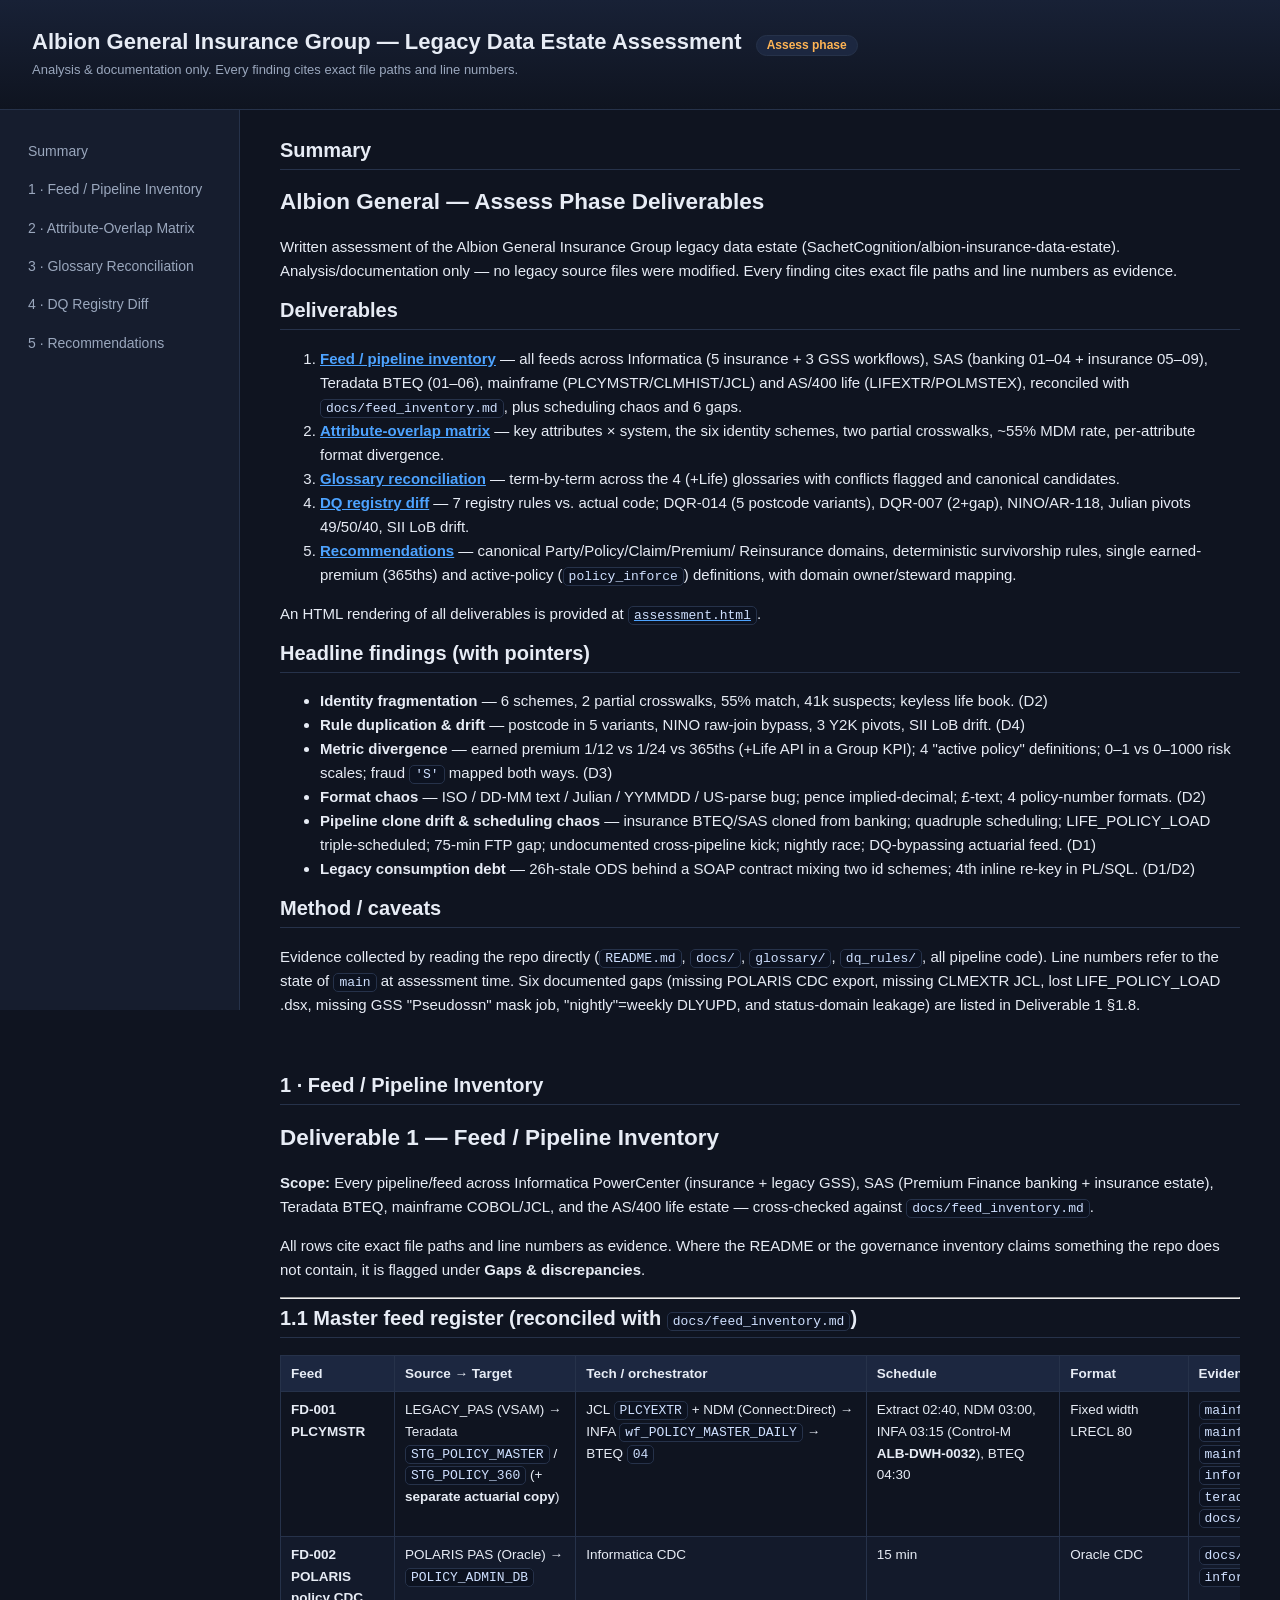
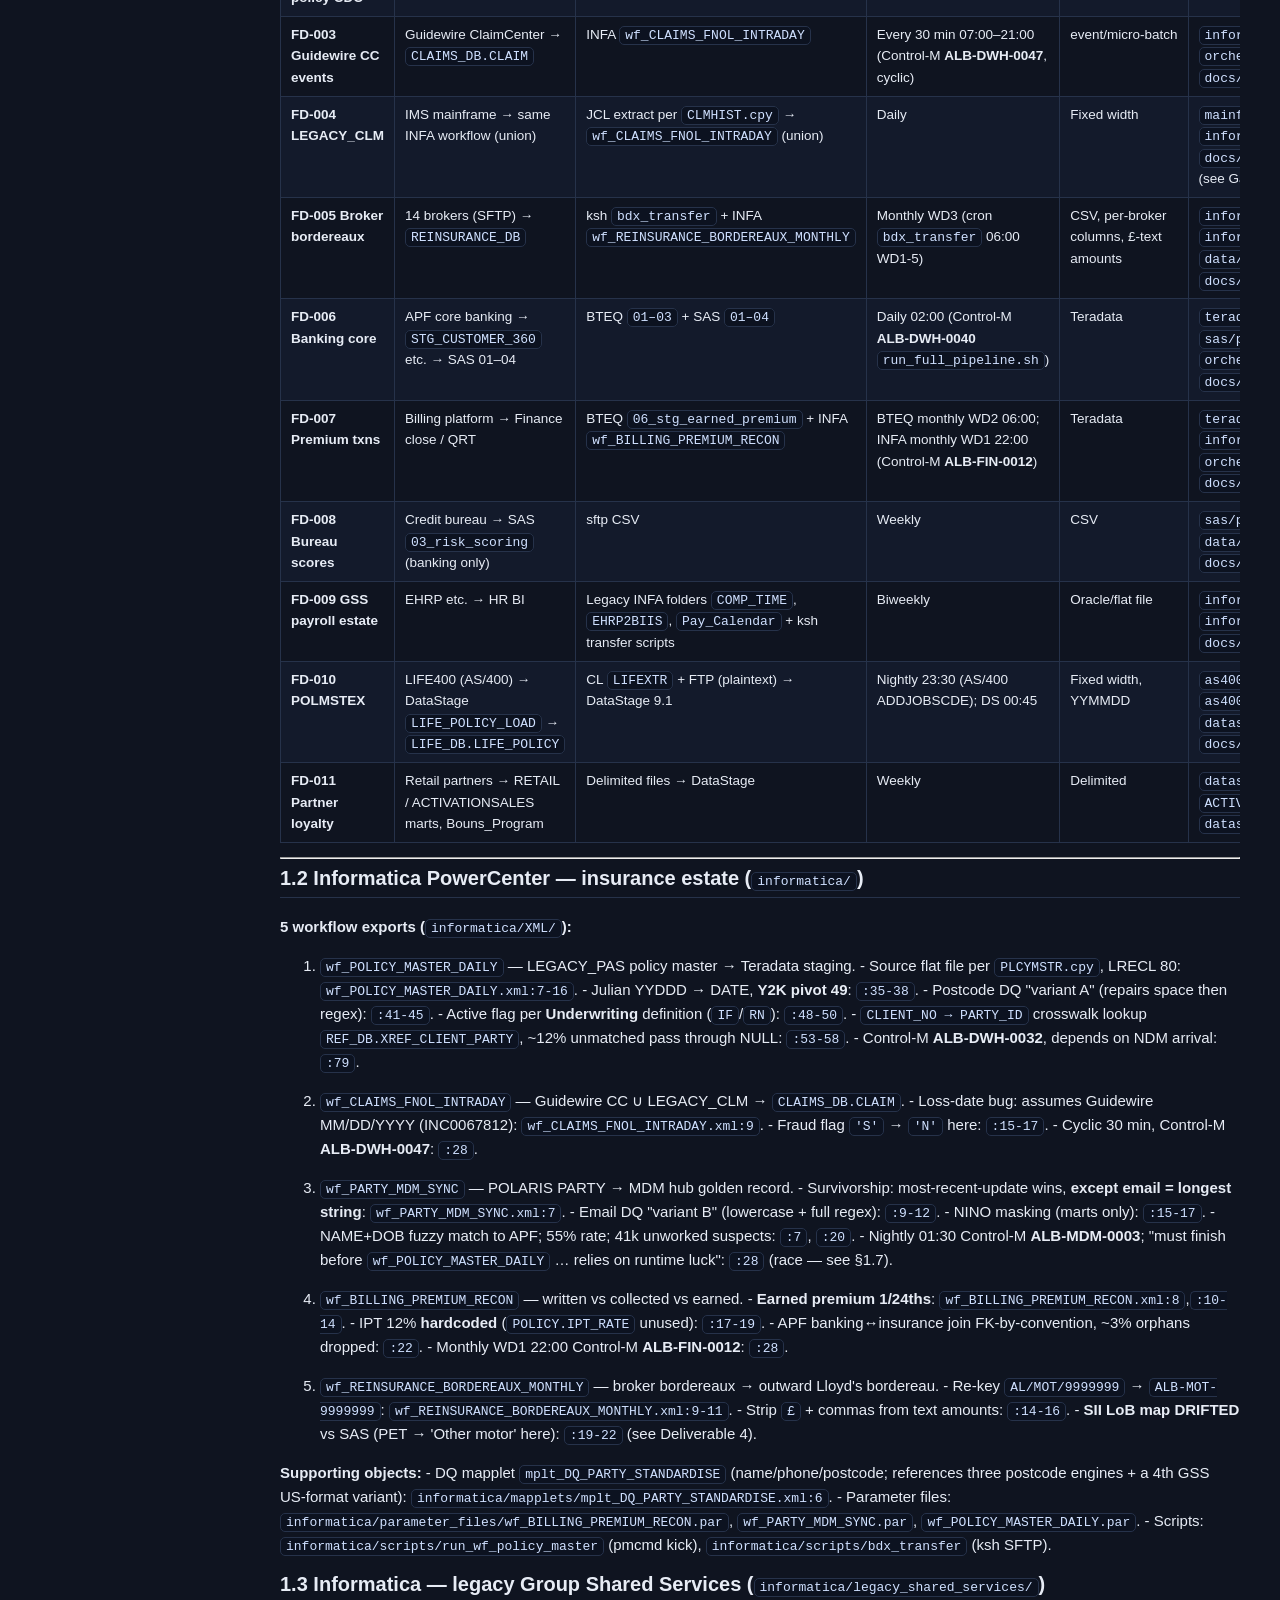
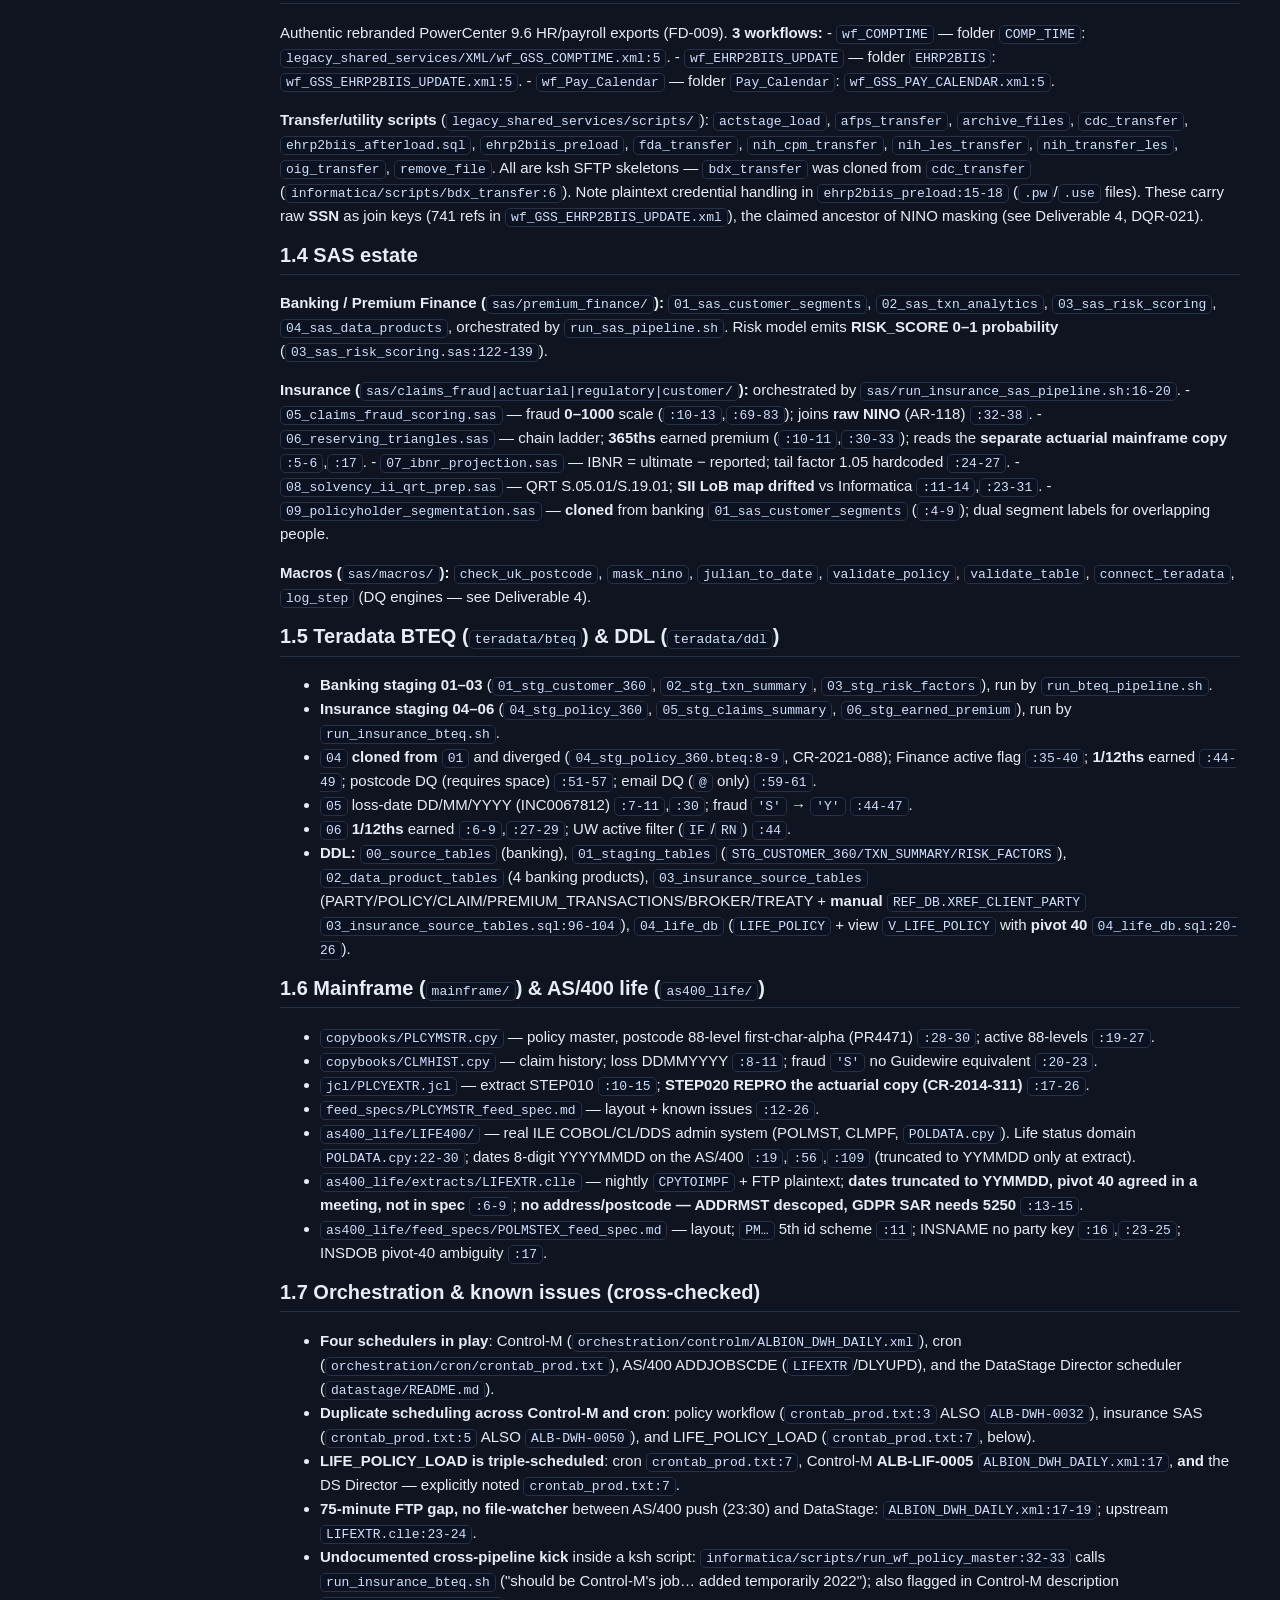
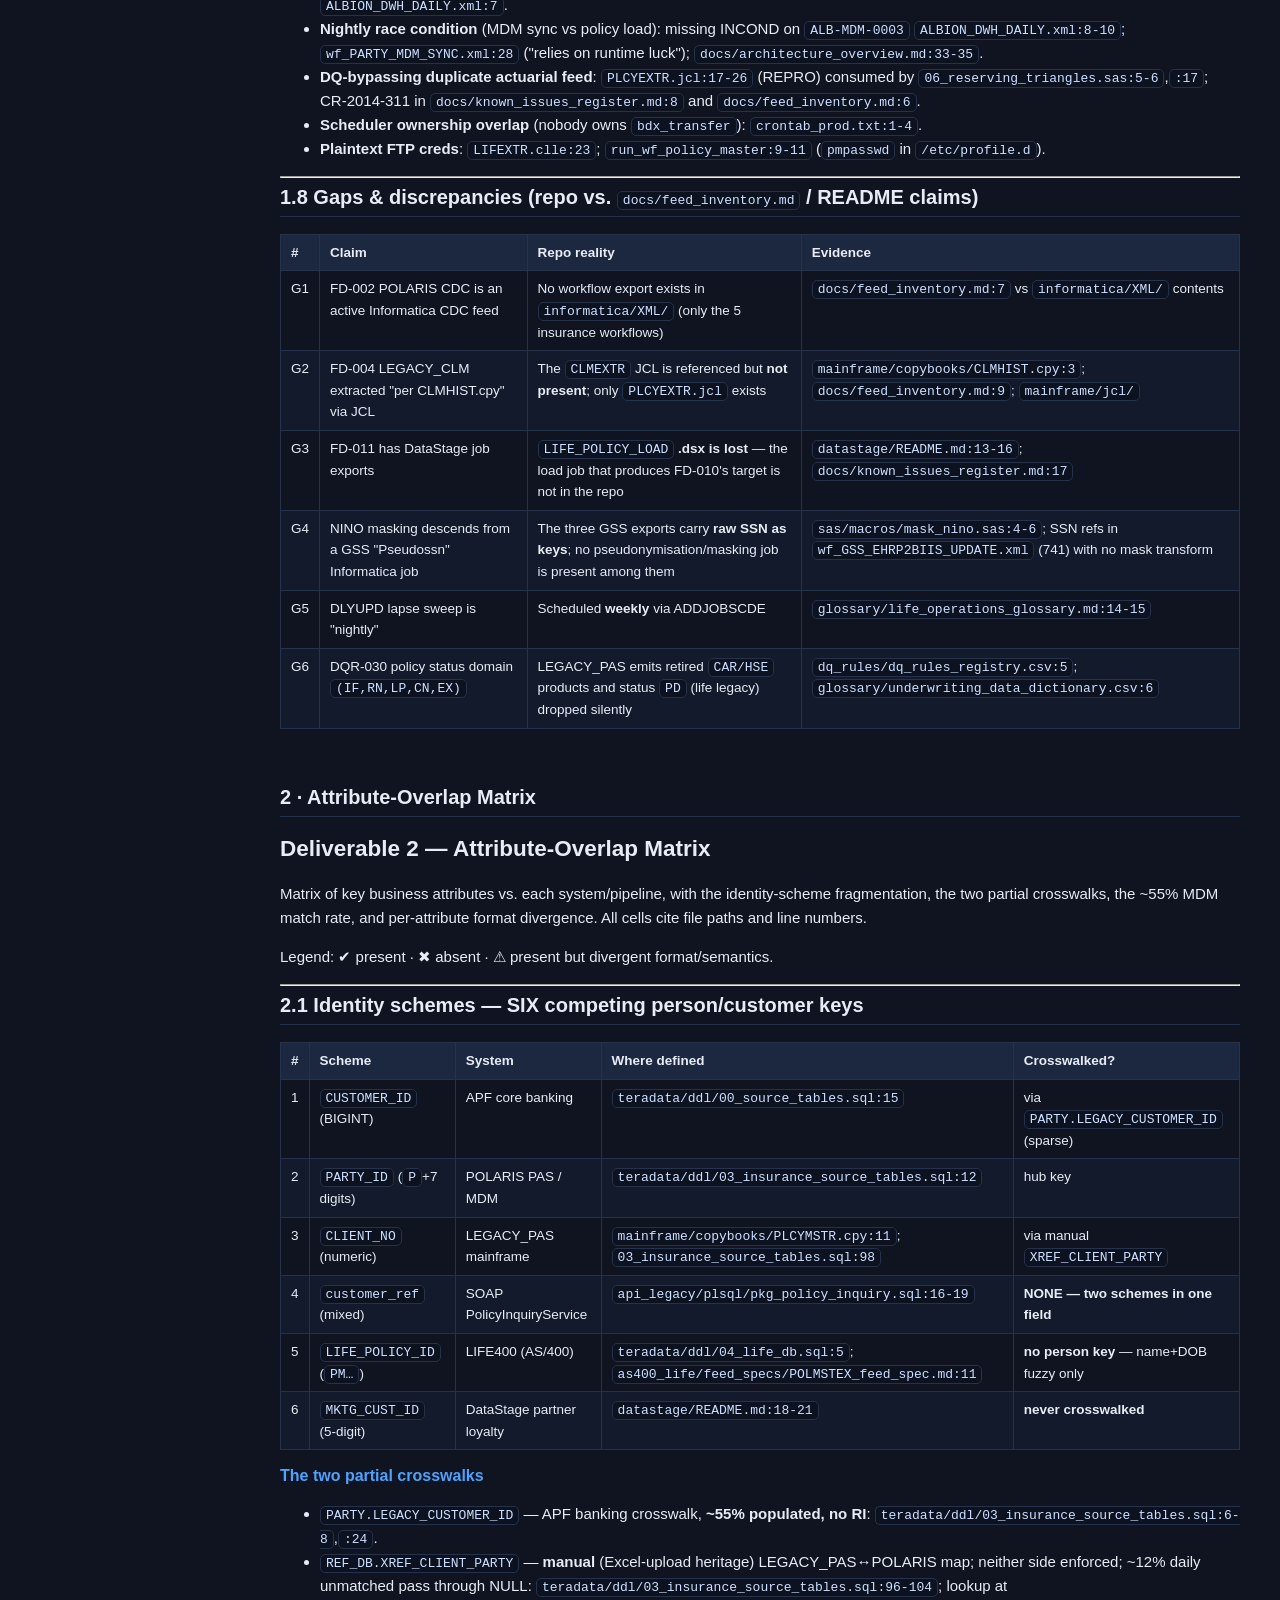
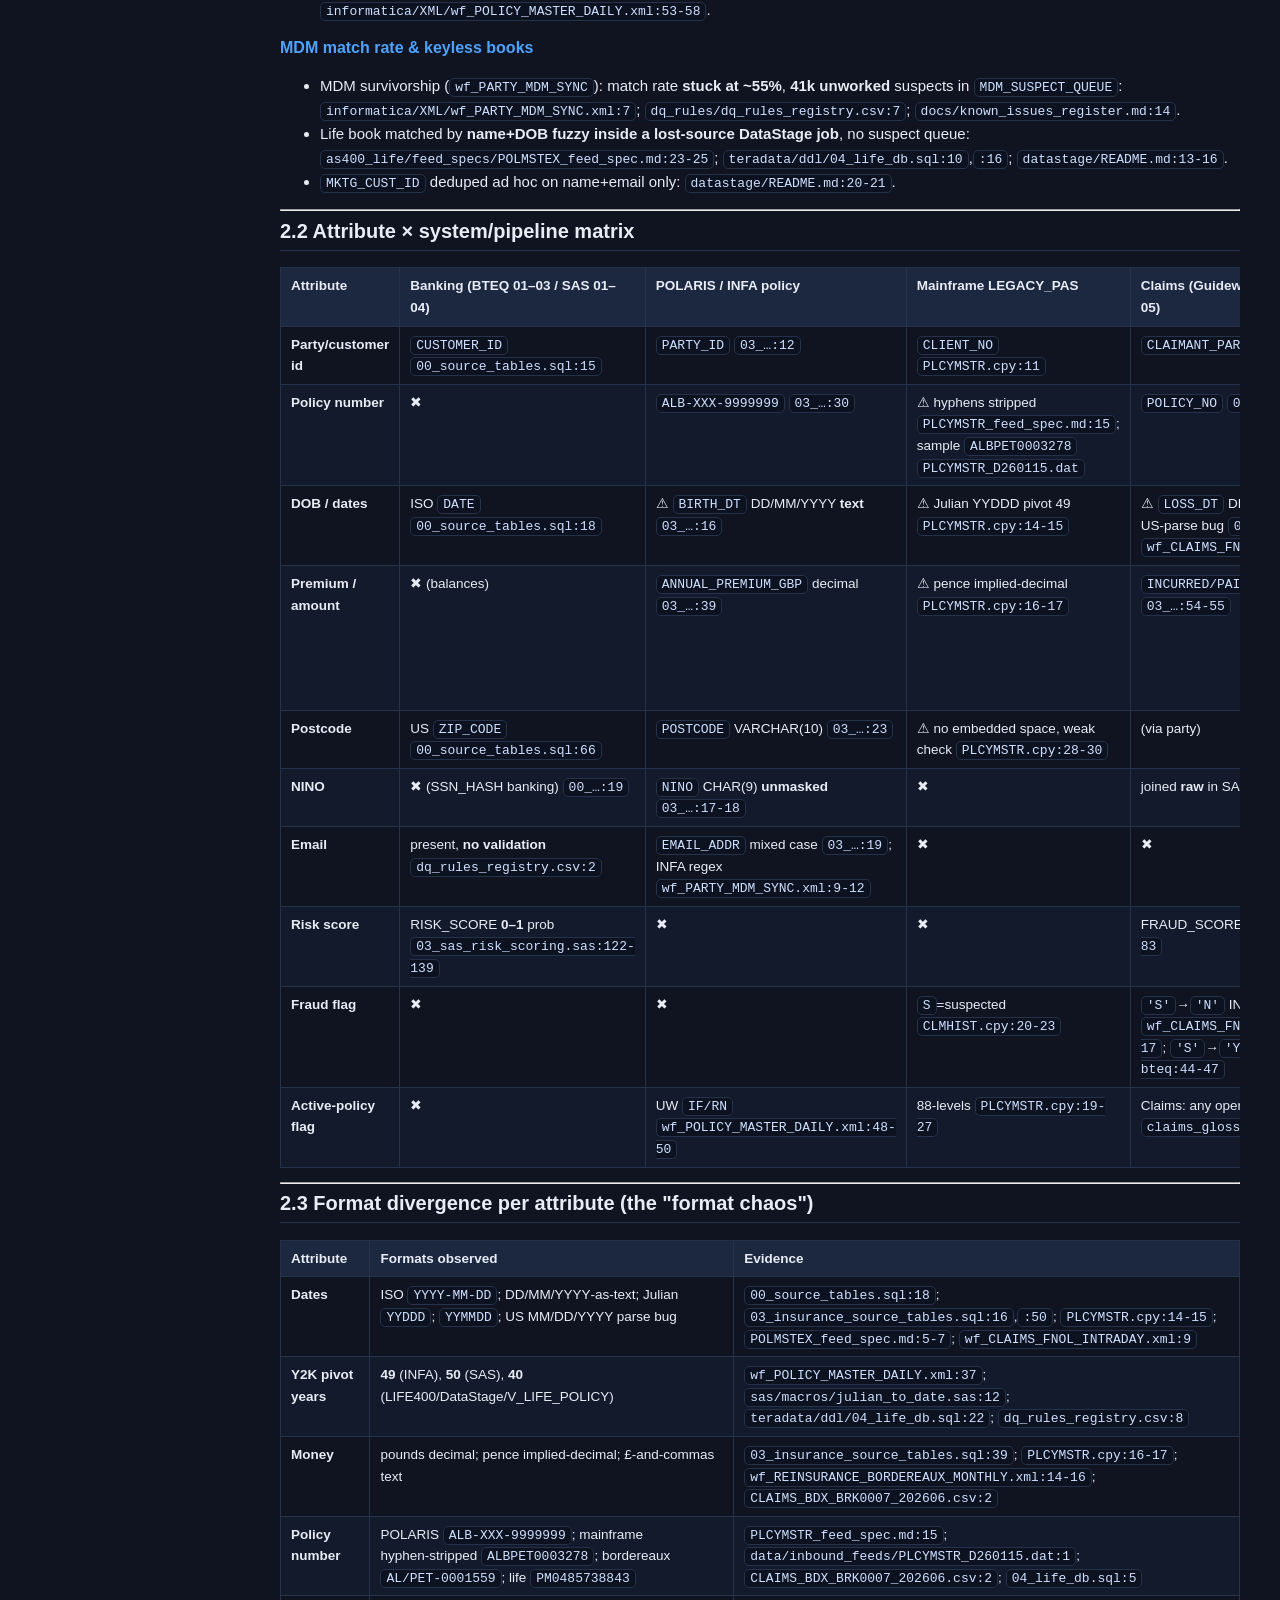
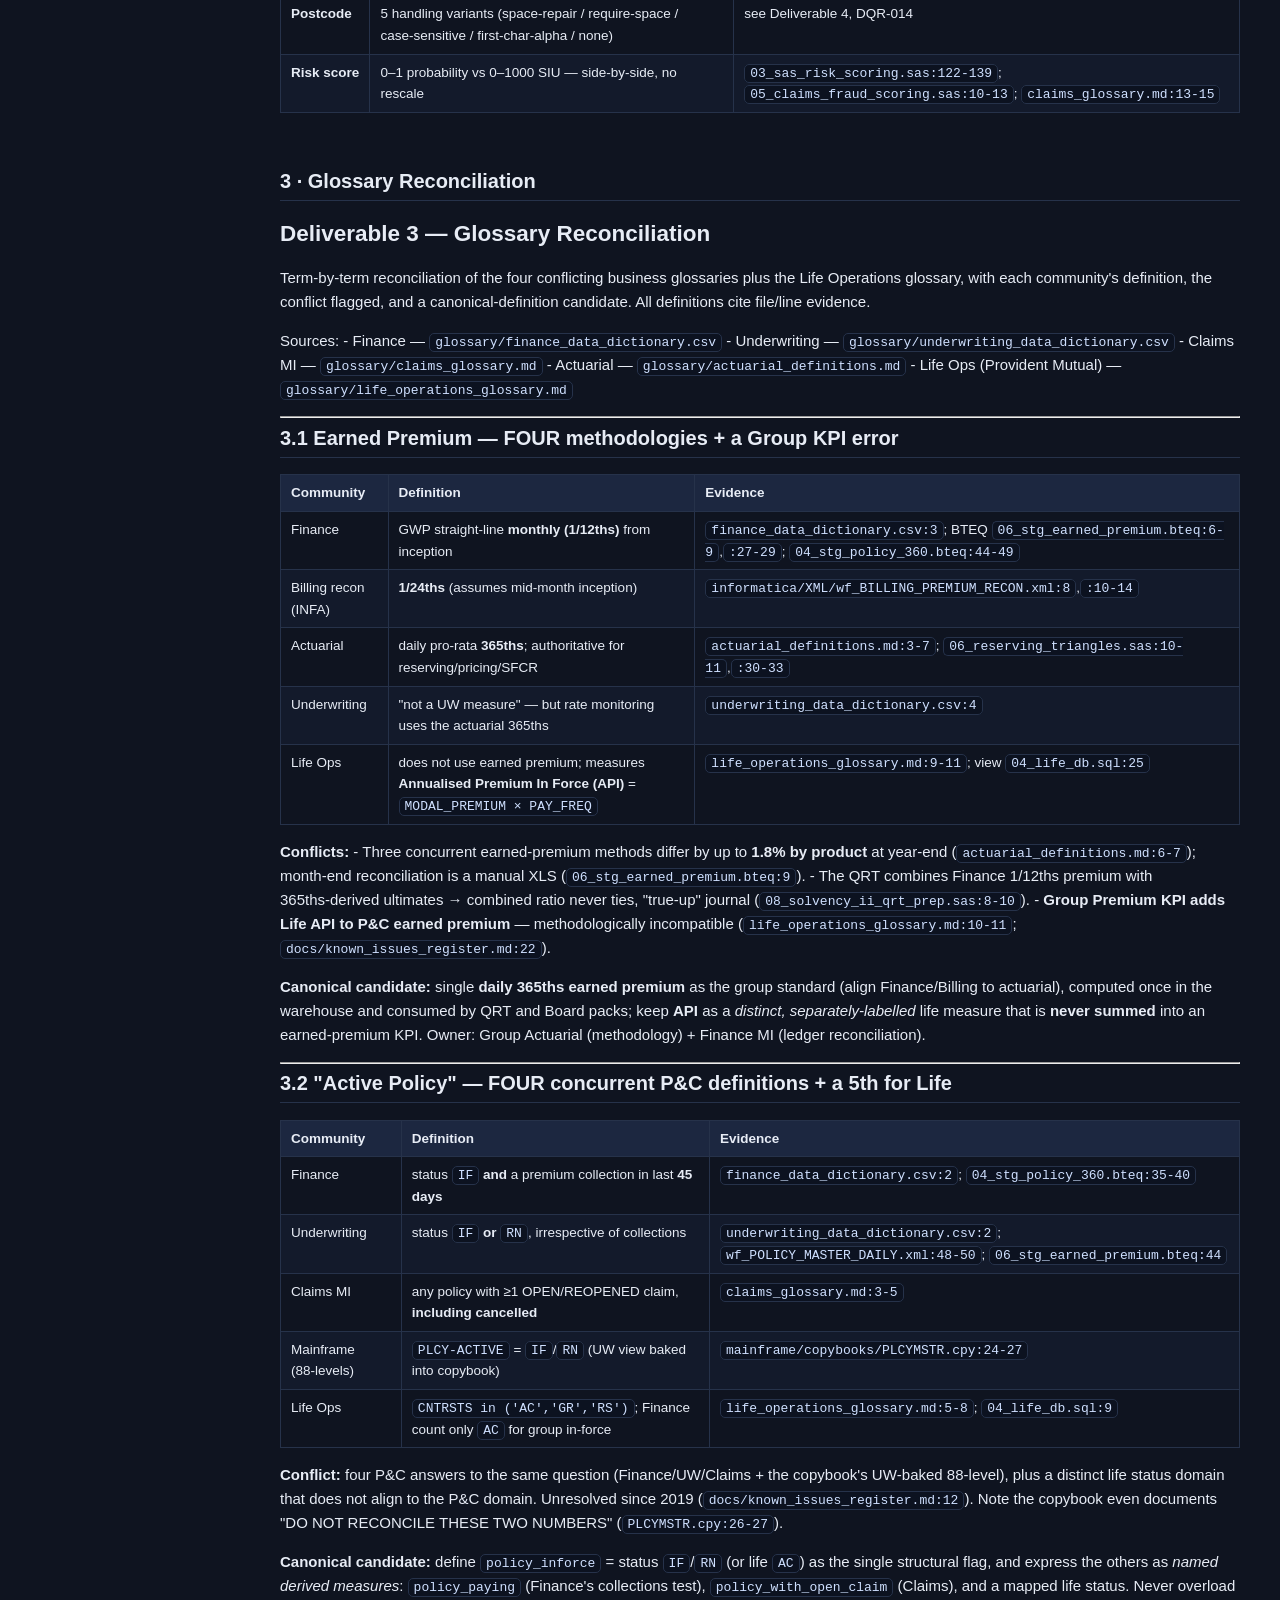
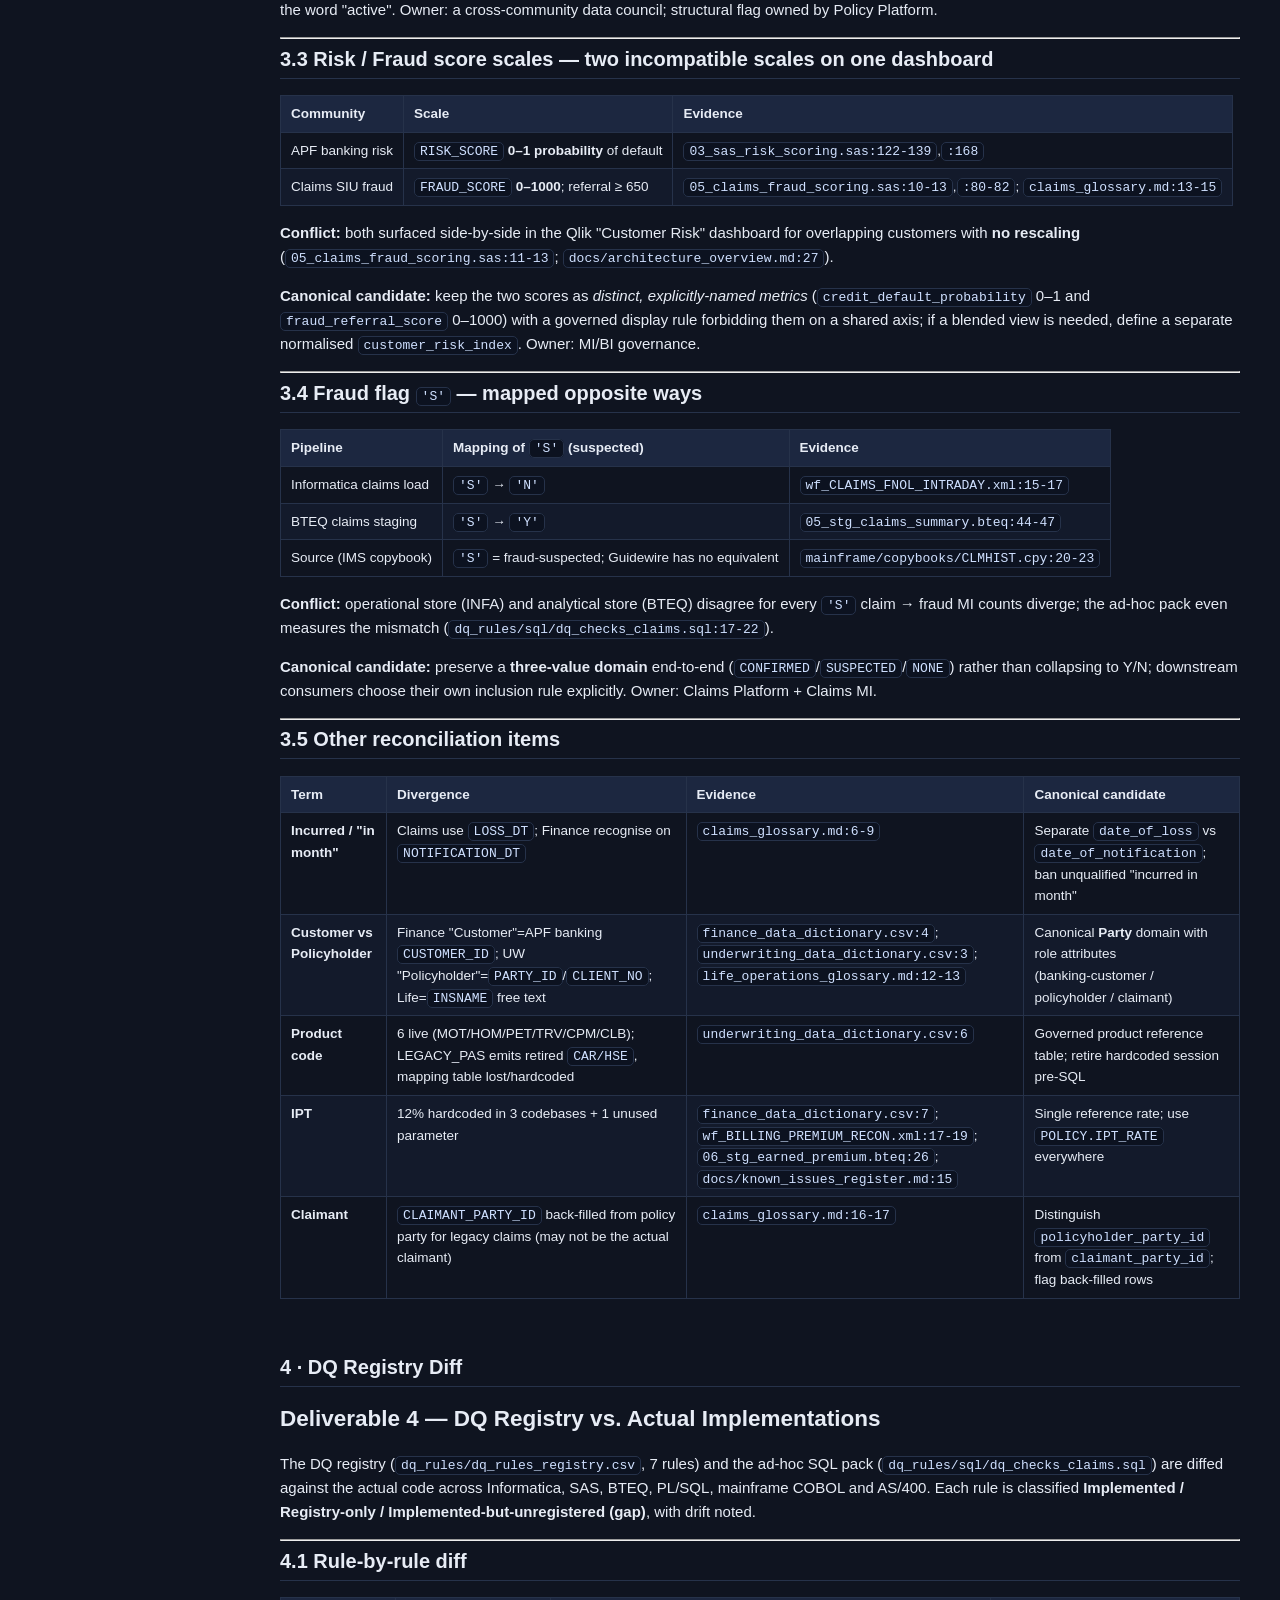
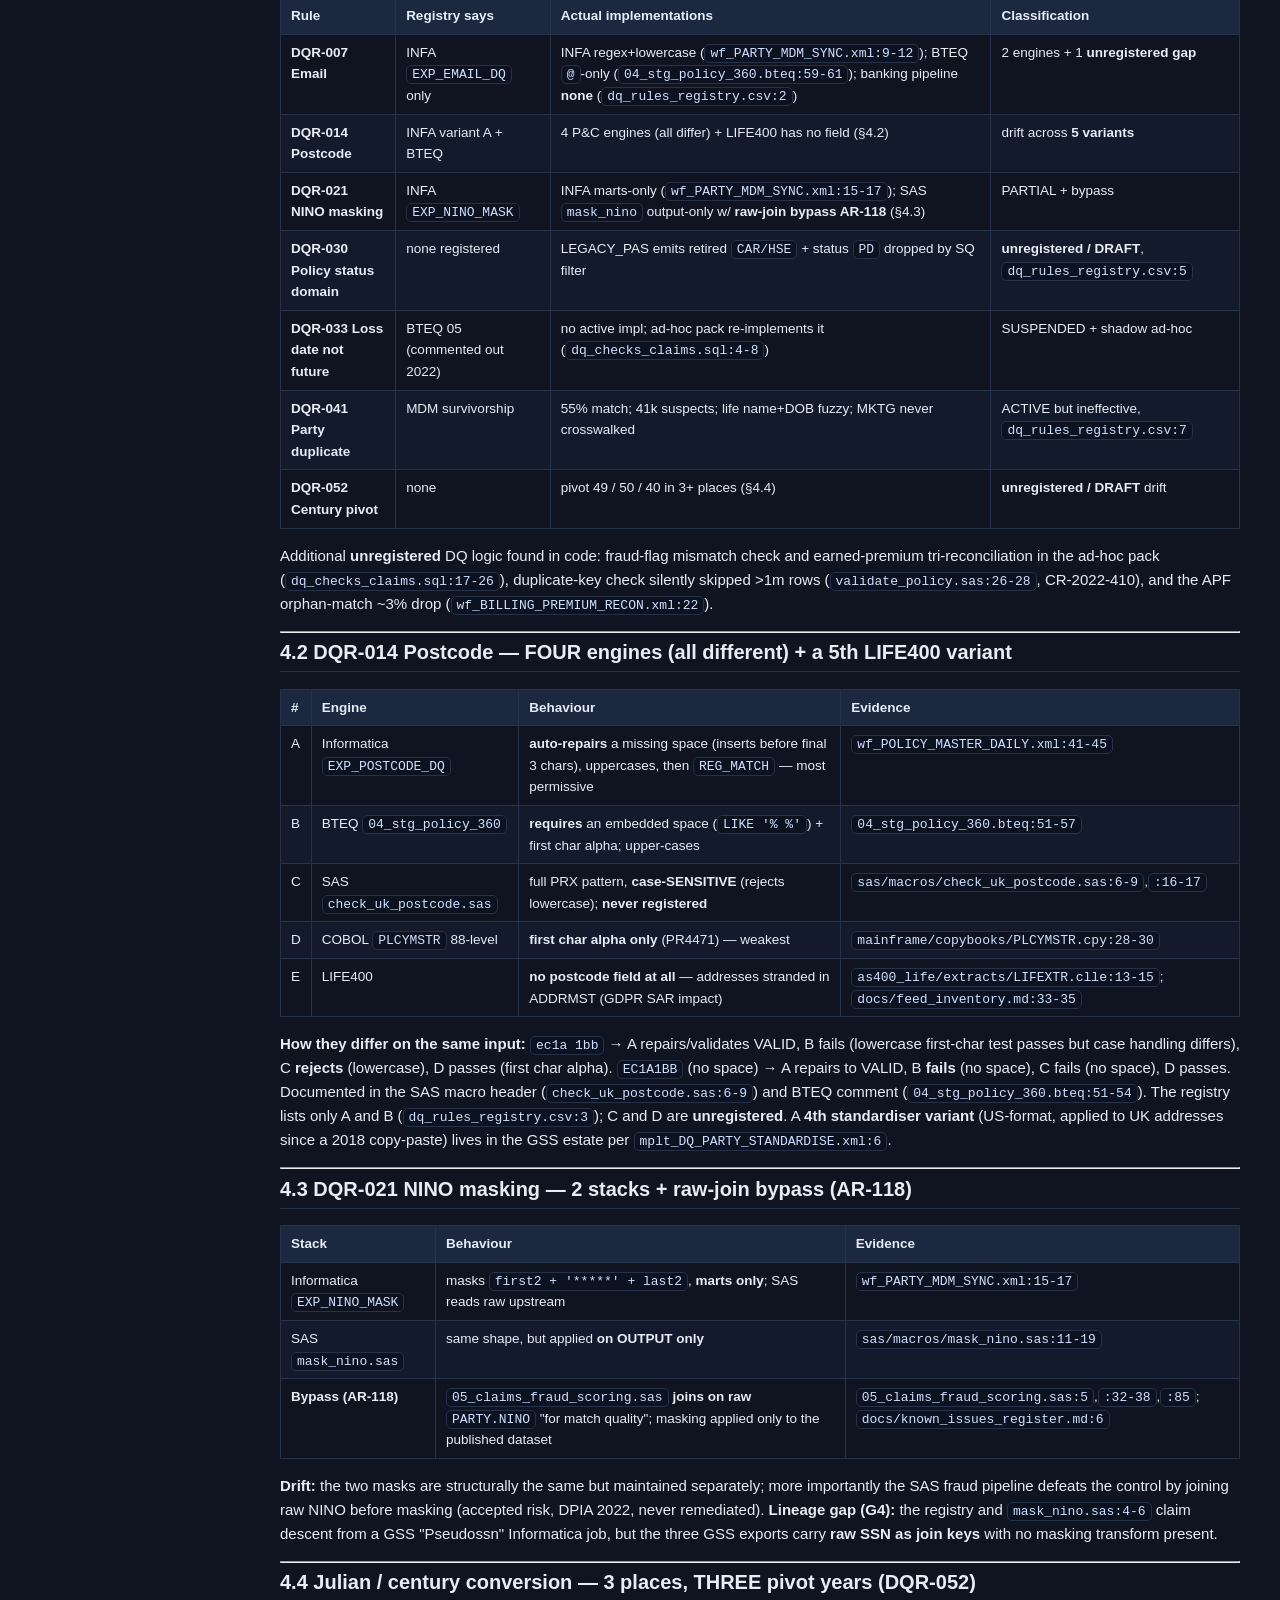
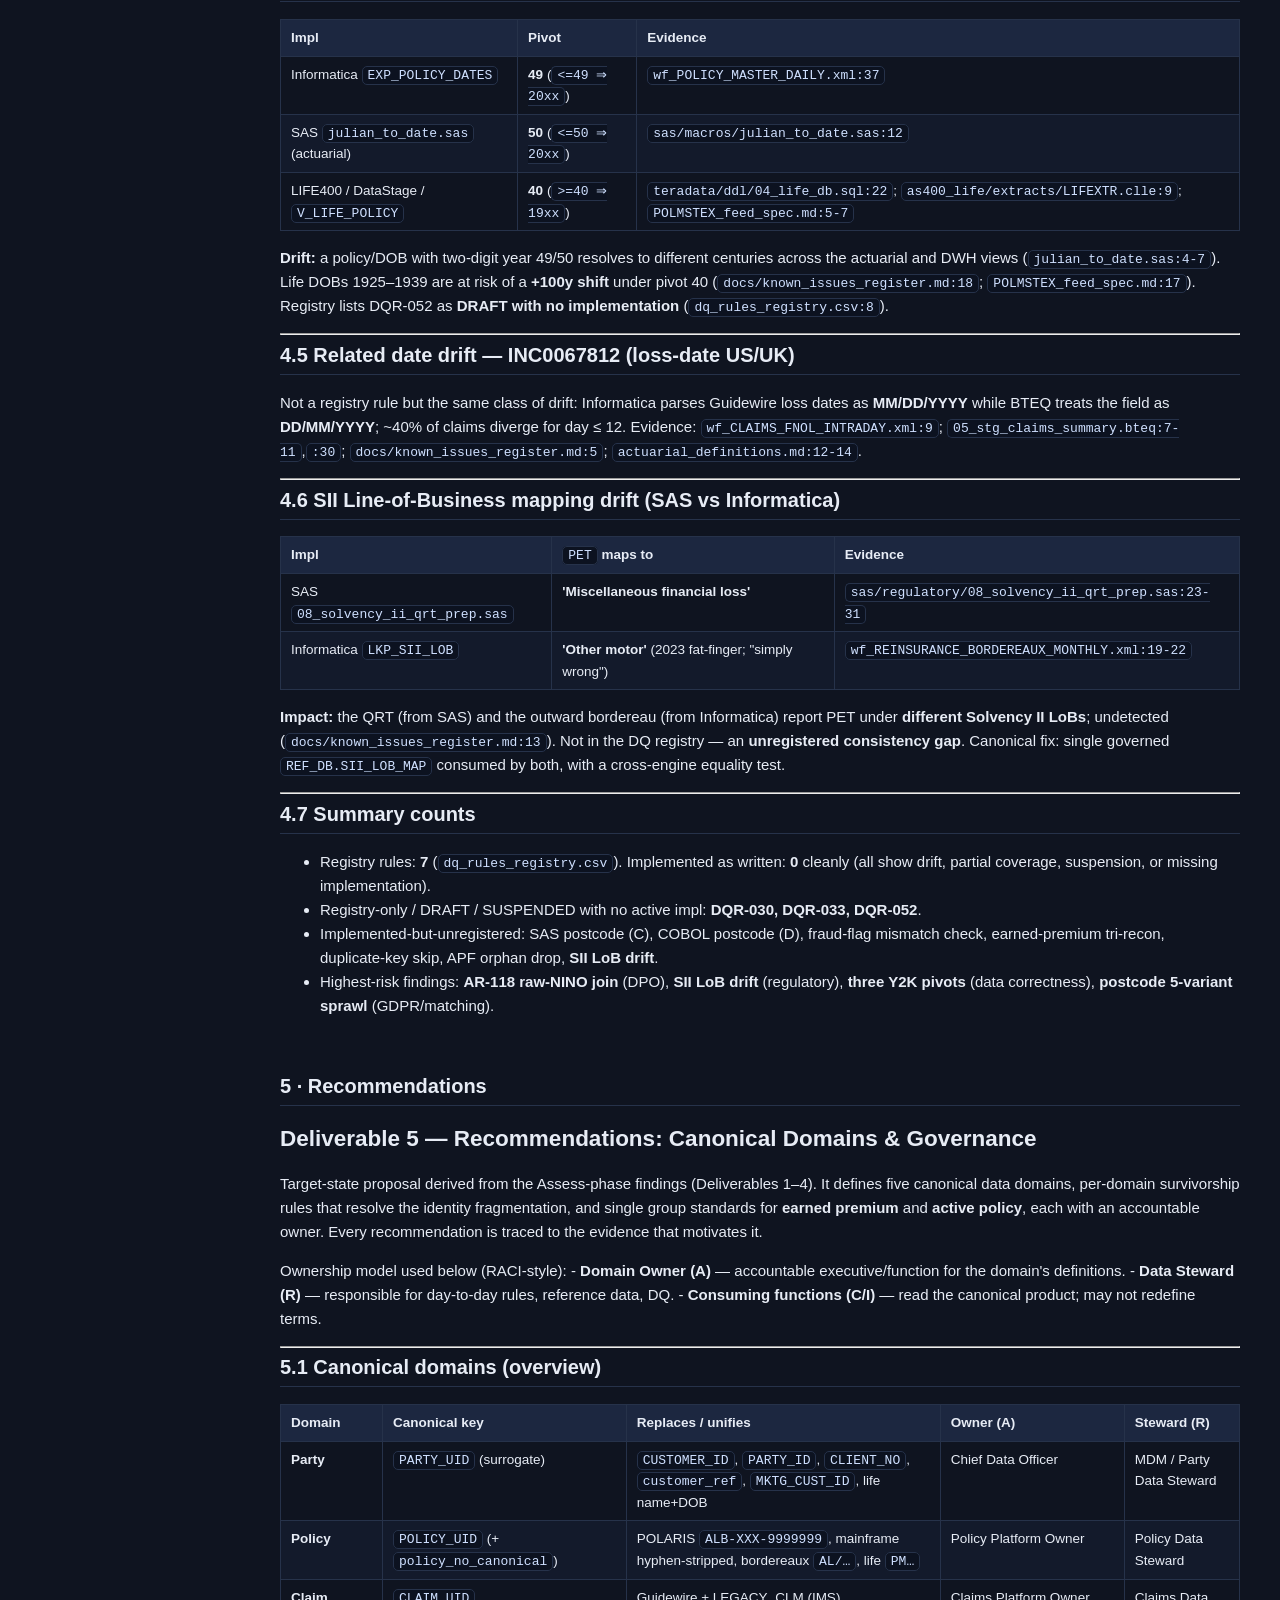
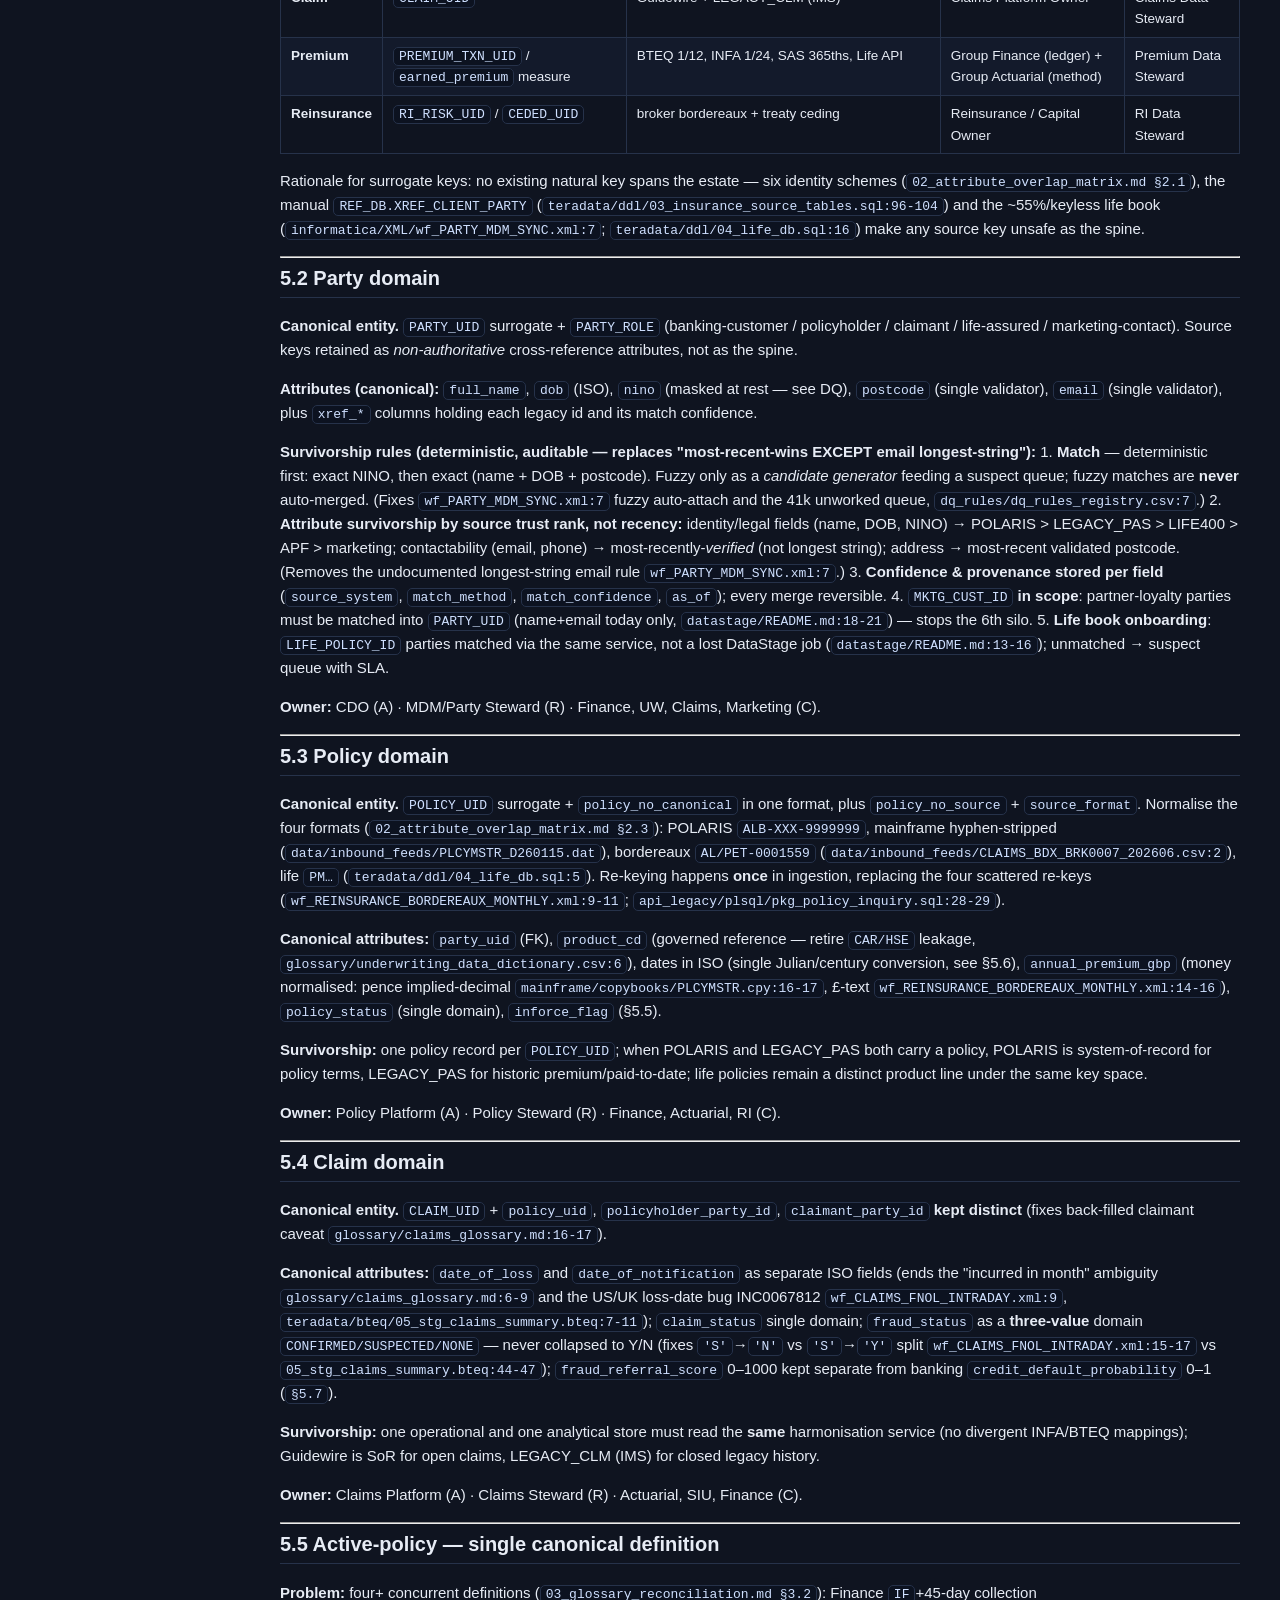
<file: assessment/assessment.html>
<!doctype html>
<html lang="en">
<head>
<meta charset="utf-8">
<meta name="viewport" content="width=device-width,initial-scale=1">
<title>Albion General — Data Estate Assessment</title>
<style>
:root{--bg:#0f1420;--panel:#161d2e;--ink:#e7ecf5;--mut:#9aa7bd;--acc:#4da3ff;--brd:#26324a;--warn:#ffb454}
*{box-sizing:border-box}
body{margin:0;font:15px/1.6 -apple-system,BlinkMacSystemFont,'Segoe UI',Roboto,Helvetica,Arial,sans-serif;background:var(--bg);color:var(--ink)}
header{padding:28px 32px;border-bottom:1px solid var(--brd);background:linear-gradient(180deg,#182136,#0f1420)}
header h1{margin:0 0 4px;font-size:22px}
header p{margin:0;color:var(--mut);font-size:13px}
.wrap{display:flex;gap:0;align-items:flex-start}
nav{position:sticky;top:0;flex:0 0 240px;height:100vh;overflow:auto;padding:22px 16px;border-right:1px solid var(--brd);background:var(--panel)}
nav a{display:block;padding:8px 12px;color:var(--mut);text-decoration:none;border-radius:8px;font-size:14px}
nav a:hover{background:#1e2740;color:var(--ink)}
main{flex:1;min-width:0;padding:28px 40px;max-width:1200px}
section{margin-bottom:56px;scroll-margin-top:16px}
h1,h2,h3{line-height:1.25}
h2{font-size:20px;border-bottom:1px solid var(--brd);padding-bottom:6px;margin-top:0}
h3{font-size:16px;color:var(--acc)}
a{color:var(--acc)}
code{background:#0c1220;border:1px solid var(--brd);border-radius:5px;padding:1px 5px;font:13px/1.4 ui-monospace,SFMono-Regular,Menlo,Consolas,monospace;color:#cfe0ff}
table{border-collapse:collapse;width:100%;margin:14px 0;font-size:13.5px;display:block;overflow-x:auto}
th,td{border:1px solid var(--brd);padding:7px 10px;text-align:left;vertical-align:top}
th{background:#1c2740;color:var(--ink);position:sticky;top:0}
tr:nth-child(even) td{background:#131a2b}
blockquote{border-left:3px solid var(--acc);margin:12px 0;padding:2px 14px;color:var(--mut)}
.badge{display:inline-block;background:#1c2740;border:1px solid var(--brd);color:var(--warn);border-radius:999px;padding:2px 10px;font-size:12px;margin-left:8px}
footer{padding:22px 40px;color:var(--mut);border-top:1px solid var(--brd);font-size:12px}
</style>
</head>
<body>
<header>
  <h1>Albion General Insurance Group — Legacy Data Estate Assessment
    <span class="badge">Assess phase</span></h1>
  <p>Analysis &amp; documentation only. Every finding cites exact file paths and line numbers.</p>
</header>
<div class="wrap">
  <nav><a href="#summary">Summary</a>
<a href="#d1">1 · Feed / Pipeline Inventory</a>
<a href="#d2">2 · Attribute-Overlap Matrix</a>
<a href="#d3">3 · Glossary Reconciliation</a>
<a href="#d4">4 · DQ Registry Diff</a>
<a href="#d5">5 · Recommendations</a></nav>
  <main><section id="summary"><h2>Summary</h2><h1 id="albion-general-assess-phase-deliverables">Albion General — Assess Phase Deliverables</h1>
<p>Written assessment of the Albion General Insurance Group legacy data estate
(SachetCognition/albion-insurance-data-estate). Analysis/documentation only — no
legacy source files were modified. Every finding cites exact file paths and line
numbers as evidence.</p>
<h2 id="deliverables">Deliverables</h2>
<ol>
<li><strong><a href="01_feed_inventory.md">Feed / pipeline inventory</a></strong> — all feeds across Informatica
   (5 insurance + 3 GSS workflows), SAS (banking 01–04 + insurance 05–09), Teradata BTEQ
   (01–06), mainframe (PLCYMSTR/CLMHIST/JCL) and AS/400 life (LIFEXTR/POLMSTEX),
   reconciled with <code>docs/feed_inventory.md</code>, plus scheduling chaos and 6 gaps.</li>
<li><strong><a href="02_attribute_overlap_matrix.md">Attribute-overlap matrix</a></strong> — key attributes ×
   system, the six identity schemes, two partial crosswalks, ~55% MDM rate, per‑attribute
   format divergence.</li>
<li><strong><a href="03_glossary_reconciliation.md">Glossary reconciliation</a></strong> — term‑by‑term across the
   4 (+Life) glossaries with conflicts flagged and canonical candidates.</li>
<li><strong><a href="04_dq_registry_diff.md">DQ registry diff</a></strong> — 7 registry rules vs. actual code;
   DQR‑014 (5 postcode variants), DQR‑007 (2+gap), NINO/AR‑118, Julian pivots 49/50/40,
   SII LoB drift.</li>
<li><strong><a href="05_recommendations.md">Recommendations</a></strong> — canonical Party/Policy/Claim/Premium/
   Reinsurance domains, deterministic survivorship rules, single earned-premium (365ths)
   and active-policy (<code>policy_inforce</code>) definitions, with domain owner/steward mapping.</li>
</ol>
<p>An HTML rendering of all deliverables is provided at <strong><a href="assessment.html"><code>assessment.html</code></a></strong>.</p>
<h2 id="headline-findings-with-pointers">Headline findings (with pointers)</h2>
<ul>
<li><strong>Identity fragmentation</strong> — 6 schemes, 2 partial crosswalks, 55% match, 41k suspects; keyless life book. (D2)</li>
<li><strong>Rule duplication &amp; drift</strong> — postcode in 5 variants, NINO raw‑join bypass, 3 Y2K pivots, SII LoB drift. (D4)</li>
<li><strong>Metric divergence</strong> — earned premium 1/12 vs 1/24 vs 365ths (+Life API in a Group KPI); 4 "active policy" definitions; 0–1 vs 0–1000 risk scales; fraud <code>'S'</code> mapped both ways. (D3)</li>
<li><strong>Format chaos</strong> — ISO / DD‑MM text / Julian / YYMMDD / US‑parse bug; pence implied‑decimal; £‑text; 4 policy‑number formats. (D2)</li>
<li><strong>Pipeline clone drift &amp; scheduling chaos</strong> — insurance BTEQ/SAS cloned from banking; quadruple scheduling; LIFE_POLICY_LOAD triple‑scheduled; 75‑min FTP gap; undocumented cross‑pipeline kick; nightly race; DQ‑bypassing actuarial feed. (D1)</li>
<li><strong>Legacy consumption debt</strong> — 26h‑stale ODS behind a SOAP contract mixing two id schemes; 4th inline re‑key in PL/SQL. (D1/D2)</li>
</ul>
<h2 id="method-caveats">Method / caveats</h2>
<p>Evidence collected by reading the repo directly (<code>README.md</code>, <code>docs/</code>, <code>glossary/</code>,
<code>dq_rules/</code>, all pipeline code). Line numbers refer to the state of <code>main</code> at assessment
time. Six documented gaps (missing POLARIS CDC export, missing CLMEXTR JCL, lost
LIFE_POLICY_LOAD .dsx, missing GSS "Pseudossn" mask job, "nightly"=weekly DLYUPD, and
status‑domain leakage) are listed in Deliverable 1 §1.8.</p></section><section id="d1"><h2>1 · Feed / Pipeline Inventory</h2><h1 id="deliverable-1-feed-pipeline-inventory">Deliverable 1 — Feed / Pipeline Inventory</h1>
<p><strong>Scope:</strong> Every pipeline/feed across Informatica PowerCenter (insurance + legacy
GSS), SAS (Premium Finance banking + insurance estate), Teradata BTEQ, mainframe
COBOL/JCL, and the AS/400 life estate — cross-checked against <code>docs/feed_inventory.md</code>.</p>
<p>All rows cite exact file paths and line numbers as evidence. Where the README or
the governance inventory claims something the repo does not contain, it is flagged
under <strong>Gaps &amp; discrepancies</strong>.</p>
<hr />
<h2 id="11-master-feed-register-reconciled-with-docsfeed_inventorymd">1.1 Master feed register (reconciled with <code>docs/feed_inventory.md</code>)</h2>
<table>
<thead>
<tr>
<th>Feed</th>
<th>Source → Target</th>
<th>Tech / orchestrator</th>
<th>Schedule</th>
<th>Format</th>
<th>Evidence</th>
</tr>
</thead>
<tbody>
<tr>
<td><strong>FD-001 PLCYMSTR</strong></td>
<td>LEGACY_PAS (VSAM) → Teradata <code>STG_POLICY_MASTER</code> / <code>STG_POLICY_360</code> (+ <strong>separate actuarial copy</strong>)</td>
<td>JCL <code>PLCYEXTR</code> + NDM (Connect:Direct) → INFA <code>wf_POLICY_MASTER_DAILY</code> → BTEQ <code>04</code></td>
<td>Extract 02:40, NDM 03:00, INFA 03:15 (Control‑M <strong>ALB‑DWH‑0032</strong>), BTEQ 04:30</td>
<td>Fixed width LRECL 80</td>
<td><code>mainframe/jcl/PLCYEXTR.jcl:10</code>, <code>:17-26</code>; <code>mainframe/copybooks/PLCYMSTR.cpy</code>; <code>mainframe/feed_specs/PLCYMSTR_feed_spec.md:5-10</code>; <code>informatica/XML/wf_POLICY_MASTER_DAILY.xml:7</code>,<code>:79</code>,<code>:84-86</code>; <code>teradata/bteq/04_stg_policy_360.bteq:1-10</code>; <code>docs/feed_inventory.md:6</code></td>
</tr>
<tr>
<td><strong>FD-002 POLARIS policy CDC</strong></td>
<td>POLARIS PAS (Oracle) → <code>POLICY_ADMIN_DB</code></td>
<td>Informatica CDC</td>
<td>15 min</td>
<td>Oracle CDC</td>
<td><code>docs/feed_inventory.md:7</code> — <strong>no workflow export in <code>informatica/XML/</code></strong> (see Gaps)</td>
</tr>
<tr>
<td><strong>FD-003 Guidewire CC events</strong></td>
<td>Guidewire ClaimCenter → <code>CLAIMS_DB.CLAIM</code></td>
<td>INFA <code>wf_CLAIMS_FNOL_INTRADAY</code></td>
<td>Every 30 min 07:00–21:00 (Control‑M <strong>ALB‑DWH‑0047</strong>, cyclic)</td>
<td>event/micro‑batch</td>
<td><code>informatica/XML/wf_CLAIMS_FNOL_INTRADAY.xml:7</code>,<code>:28</code>; <code>orchestration/controlm/ALBION_DWH_DAILY.xml:13</code>; <code>docs/feed_inventory.md:8</code></td>
</tr>
<tr>
<td><strong>FD-004 LEGACY_CLM</strong></td>
<td>IMS mainframe → same INFA workflow (union)</td>
<td>JCL extract per <code>CLMHIST.cpy</code> → <code>wf_CLAIMS_FNOL_INTRADAY</code> (union)</td>
<td>Daily</td>
<td>Fixed width</td>
<td><code>mainframe/copybooks/CLMHIST.cpy:1-4</code>; union declared in mapping at <code>informatica/XML/wf_CLAIMS_FNOL_INTRADAY.xml:7</code>; <code>docs/feed_inventory.md:9</code> — <strong><code>CLMEXTR</code> JCL referenced but absent</strong> (see Gaps)</td>
</tr>
<tr>
<td><strong>FD-005 Broker bordereaux</strong></td>
<td>14 brokers (SFTP) → <code>REINSURANCE_DB</code></td>
<td>ksh <code>bdx_transfer</code> + INFA <code>wf_REINSURANCE_BORDEREAUX_MONTHLY</code></td>
<td>Monthly WD3 (cron <code>bdx_transfer</code> 06:00 WD1‑5)</td>
<td>CSV, per‑broker columns, £‑text amounts</td>
<td><code>informatica/scripts/bdx_transfer:9-18</code>; <code>informatica/XML/wf_REINSURANCE_BORDEREAUX_MONTHLY.xml:7</code>,<code>:25</code>; <code>data/inbound_feeds/CLAIMS_BDX_BRK0007_202606.csv:1-6</code>; <code>docs/feed_inventory.md:10</code></td>
</tr>
<tr>
<td><strong>FD-006 Banking core</strong></td>
<td>APF core banking → <code>STG_CUSTOMER_360</code> etc. → SAS 01–04</td>
<td>BTEQ <code>01–03</code> + SAS <code>01–04</code></td>
<td>Daily 02:00 (Control‑M <strong>ALB‑DWH‑0040</strong> <code>run_full_pipeline.sh</code>)</td>
<td>Teradata</td>
<td><code>teradata/bteq/01_stg_customer_360.bteq</code>; <code>sas/premium_finance/01–04</code>; <code>orchestration/controlm/ALBION_DWH_DAILY.xml:12</code>; <code>docs/feed_inventory.md:11</code></td>
</tr>
<tr>
<td><strong>FD-007 Premium txns</strong></td>
<td>Billing platform → Finance close / QRT</td>
<td>BTEQ <code>06_stg_earned_premium</code> + INFA <code>wf_BILLING_PREMIUM_RECON</code></td>
<td>BTEQ monthly WD2 06:00; INFA monthly WD1 22:00 (Control‑M <strong>ALB‑FIN‑0012</strong>)</td>
<td>Teradata</td>
<td><code>teradata/bteq/06_stg_earned_premium.bteq:1-10</code>; <code>informatica/XML/wf_BILLING_PREMIUM_RECON.xml:28</code>; <code>orchestration/controlm/ALBION_DWH_DAILY.xml:21</code>; <code>docs/feed_inventory.md:12</code></td>
</tr>
<tr>
<td><strong>FD-008 Bureau scores</strong></td>
<td>Credit bureau → SAS <code>03_risk_scoring</code> (banking only)</td>
<td>sftp CSV</td>
<td>Weekly</td>
<td>CSV</td>
<td><code>sas/premium_finance/03_sas_risk_scoring.sas:31-44</code>; <code>data/01_source_tables/customer_bureau_scores.csv</code>; <code>docs/feed_inventory.md:13</code></td>
</tr>
<tr>
<td><strong>FD-009 GSS payroll estate</strong></td>
<td>EHRP etc. → HR BI</td>
<td>Legacy INFA folders <code>COMP_TIME</code>, <code>EHRP2BIIS</code>, <code>Pay_Calendar</code> + ksh transfer scripts</td>
<td>Biweekly</td>
<td>Oracle/flat file</td>
<td><code>informatica/legacy_shared_services/XML/*</code>; <code>informatica/legacy_shared_services/scripts/*</code>; <code>docs/feed_inventory.md:14</code></td>
</tr>
<tr>
<td><strong>FD-010 POLMSTEX</strong></td>
<td>LIFE400 (AS/400) → DataStage <code>LIFE_POLICY_LOAD</code> → <code>LIFE_DB.LIFE_POLICY</code></td>
<td>CL <code>LIFEXTR</code> + FTP (plaintext) → DataStage 9.1</td>
<td>Nightly 23:30 (AS/400 ADDJOBSCDE); DS 00:45</td>
<td>Fixed width, YYMMDD</td>
<td><code>as400_life/extracts/LIFEXTR.clle</code>; <code>as400_life/feed_specs/POLMSTEX_feed_spec.md</code>; <code>datastage/README.md:13-16</code>; <code>teradata/ddl/04_life_db.sql</code>; <code>docs/feed_inventory.md:26</code></td>
</tr>
<tr>
<td><strong>FD-011 Partner loyalty</strong></td>
<td>Retail partners → RETAIL / ACTIVATIONSALES marts, Bouns_Program</td>
<td>Delimited files → DataStage</td>
<td>Weekly</td>
<td>Delimited</td>
<td><code>datastage/jobs/RETAIL_DATA_MART_Job.dsx</code>, <code>ACTIVATIONSALES_DATA_MART_Job.dsx</code>, <code>Bouns_Program_Job.dsx</code>; <code>datastage/README.md:18-21</code>; <code>docs/feed_inventory.md:27</code></td>
</tr>
</tbody>
</table>
<hr />
<h2 id="12-informatica-powercenter-insurance-estate-informatica">1.2 Informatica PowerCenter — insurance estate (<code>informatica/</code>)</h2>
<p><strong>5 workflow exports (<code>informatica/XML/</code>):</strong></p>
<ol>
<li>
<p><strong><code>wf_POLICY_MASTER_DAILY</code></strong> — LEGACY_PAS policy master → Teradata staging.
   - Source flat file per <code>PLCYMSTR.cpy</code>, LRECL 80: <code>wf_POLICY_MASTER_DAILY.xml:7-16</code>.
   - Julian YYDDD → DATE, <strong>Y2K pivot 49</strong>: <code>:35-38</code>.
   - Postcode DQ "variant A" (repairs space then regex): <code>:41-45</code>.
   - Active flag per <strong>Underwriting</strong> definition (<code>IF</code>/<code>RN</code>): <code>:48-50</code>.
   - <code>CLIENT_NO → PARTY_ID</code> crosswalk lookup <code>REF_DB.XREF_CLIENT_PARTY</code>, ~12% unmatched pass through NULL: <code>:53-58</code>.
   - Control‑M <strong>ALB‑DWH‑0032</strong>, depends on NDM arrival: <code>:79</code>.</p>
</li>
<li>
<p><strong><code>wf_CLAIMS_FNOL_INTRADAY</code></strong> — Guidewire CC ∪ LEGACY_CLM → <code>CLAIMS_DB.CLAIM</code>.
   - Loss‑date bug: assumes Guidewire MM/DD/YYYY (INC0067812): <code>wf_CLAIMS_FNOL_INTRADAY.xml:9</code>.
   - Fraud flag <code>'S'</code> → <strong><code>'N'</code></strong> here: <code>:15-17</code>.
   - Cyclic 30 min, Control‑M <strong>ALB‑DWH‑0047</strong>: <code>:28</code>.</p>
</li>
<li>
<p><strong><code>wf_PARTY_MDM_SYNC</code></strong> — POLARIS PARTY → MDM hub golden record.
   - Survivorship: most‑recent‑update wins, <strong>except email = longest string</strong>: <code>wf_PARTY_MDM_SYNC.xml:7</code>.
   - Email DQ "variant B" (lowercase + full regex): <code>:9-12</code>.
   - NINO masking (marts only): <code>:15-17</code>.
   - NAME+DOB fuzzy match to APF; 55% rate; 41k unworked suspects: <code>:7</code>, <code>:20</code>.
   - Nightly 01:30 Control‑M <strong>ALB‑MDM‑0003</strong>; "must finish before <code>wf_POLICY_MASTER_DAILY</code> … relies on runtime luck": <code>:28</code> (race — see §1.7).</p>
</li>
<li>
<p><strong><code>wf_BILLING_PREMIUM_RECON</code></strong> — written vs collected vs earned.
   - <strong>Earned premium 1/24ths</strong>: <code>wf_BILLING_PREMIUM_RECON.xml:8</code>,<code>:10-14</code>.
   - IPT 12% <strong>hardcoded</strong> (<code>POLICY.IPT_RATE</code> unused): <code>:17-19</code>.
   - APF banking↔insurance join FK‑by‑convention, ~3% orphans dropped: <code>:22</code>.
   - Monthly WD1 22:00 Control‑M <strong>ALB‑FIN‑0012</strong>: <code>:28</code>.</p>
</li>
<li>
<p><strong><code>wf_REINSURANCE_BORDEREAUX_MONTHLY</code></strong> — broker bordereaux → outward Lloyd's bordereau.
   - Re‑key <code>AL/MOT/9999999</code> → <code>ALB-MOT-9999999</code>: <code>wf_REINSURANCE_BORDEREAUX_MONTHLY.xml:9-11</code>.
   - Strip <code>£</code> + commas from text amounts: <code>:14-16</code>.
   - <strong>SII LoB map DRIFTED</strong> vs SAS (PET → 'Other motor' here): <code>:19-22</code> (see Deliverable 4).</p>
</li>
</ol>
<p><strong>Supporting objects:</strong>
- DQ mapplet <code>mplt_DQ_PARTY_STANDARDISE</code> (name/phone/postcode; references three postcode engines + a 4th GSS US‑format variant): <code>informatica/mapplets/mplt_DQ_PARTY_STANDARDISE.xml:6</code>.
- Parameter files: <code>informatica/parameter_files/wf_BILLING_PREMIUM_RECON.par</code>, <code>wf_PARTY_MDM_SYNC.par</code>, <code>wf_POLICY_MASTER_DAILY.par</code>.
- Scripts: <code>informatica/scripts/run_wf_policy_master</code> (pmcmd kick), <code>informatica/scripts/bdx_transfer</code> (ksh SFTP).</p>
<h2 id="13-informatica-legacy-group-shared-services-informaticalegacy_shared_services">1.3 Informatica — legacy Group Shared Services (<code>informatica/legacy_shared_services/</code>)</h2>
<p>Authentic rebranded PowerCenter 9.6 HR/payroll exports (FD-009). <strong>3 workflows:</strong>
- <code>wf_COMPTIME</code> — folder <code>COMP_TIME</code>: <code>legacy_shared_services/XML/wf_GSS_COMPTIME.xml:5</code>.
- <code>wf_EHRP2BIIS_UPDATE</code> — folder <code>EHRP2BIIS</code>: <code>wf_GSS_EHRP2BIIS_UPDATE.xml:5</code>.
- <code>wf_Pay_Calendar</code> — folder <code>Pay_Calendar</code>: <code>wf_GSS_PAY_CALENDAR.xml:5</code>.</p>
<p><strong>Transfer/utility scripts</strong> (<code>legacy_shared_services/scripts/</code>): <code>actstage_load</code>,
<code>afps_transfer</code>, <code>archive_files</code>, <code>cdc_transfer</code>, <code>ehrp2biis_afterload.sql</code>,
<code>ehrp2biis_preload</code>, <code>fda_transfer</code>, <code>nih_cpm_transfer</code>, <code>nih_les_transfer</code>,
<code>nih_transfer_les</code>, <code>oig_transfer</code>, <code>remove_file</code>. All are ksh SFTP skeletons —
<code>bdx_transfer</code> was cloned from <code>cdc_transfer</code> (<code>informatica/scripts/bdx_transfer:6</code>).
Note plaintext credential handling in <code>ehrp2biis_preload:15-18</code> (<code>.pw</code>/<code>.use</code> files).
These carry raw <strong>SSN</strong> as join keys (741 refs in <code>wf_GSS_EHRP2BIIS_UPDATE.xml</code>), the
claimed ancestor of NINO masking (see Deliverable 4, DQR-021).</p>
<h2 id="14-sas-estate">1.4 SAS estate</h2>
<p><strong>Banking / Premium Finance (<code>sas/premium_finance/</code>):</strong> <code>01_sas_customer_segments</code>,
<code>02_sas_txn_analytics</code>, <code>03_sas_risk_scoring</code>, <code>04_sas_data_products</code>, orchestrated by
<code>run_sas_pipeline.sh</code>. Risk model emits <strong>RISK_SCORE 0–1 probability</strong> (<code>03_sas_risk_scoring.sas:122-139</code>).</p>
<p><strong>Insurance (<code>sas/claims_fraud|actuarial|regulatory|customer/</code>):</strong> orchestrated by
<code>sas/run_insurance_sas_pipeline.sh:16-20</code>.
- <code>05_claims_fraud_scoring.sas</code> — fraud <strong>0–1000</strong> scale (<code>:10-13</code>,<code>:69-83</code>); joins <strong>raw NINO</strong> (AR‑118) <code>:32-38</code>.
- <code>06_reserving_triangles.sas</code> — chain ladder; <strong>365ths</strong> earned premium (<code>:10-11</code>,<code>:30-33</code>); reads the <strong>separate actuarial mainframe copy</strong> <code>:5-6</code>,<code>:17</code>.
- <code>07_ibnr_projection.sas</code> — IBNR = ultimate − reported; tail factor 1.05 hardcoded <code>:24-27</code>.
- <code>08_solvency_ii_qrt_prep.sas</code> — QRT S.05.01/S.19.01; <strong>SII LoB map drifted</strong> vs Informatica <code>:11-14</code>,<code>:23-31</code>.
- <code>09_policyholder_segmentation.sas</code> — <strong>cloned</strong> from banking <code>01_sas_customer_segments</code> (<code>:4-9</code>); dual segment labels for overlapping people.</p>
<p><strong>Macros (<code>sas/macros/</code>):</strong> <code>check_uk_postcode</code>, <code>mask_nino</code>, <code>julian_to_date</code>,
<code>validate_policy</code>, <code>validate_table</code>, <code>connect_teradata</code>, <code>log_step</code> (DQ engines — see Deliverable 4).</p>
<h2 id="15-teradata-bteq-teradatabteq-ddl-teradataddl">1.5 Teradata BTEQ (<code>teradata/bteq</code>) &amp; DDL (<code>teradata/ddl</code>)</h2>
<ul>
<li><strong>Banking staging 01–03</strong> (<code>01_stg_customer_360</code>, <code>02_stg_txn_summary</code>, <code>03_stg_risk_factors</code>), run by <code>run_bteq_pipeline.sh</code>.</li>
<li><strong>Insurance staging 04–06</strong> (<code>04_stg_policy_360</code>, <code>05_stg_claims_summary</code>, <code>06_stg_earned_premium</code>), run by <code>run_insurance_bteq.sh</code>.</li>
<li><code>04</code> <strong>cloned from <code>01</code></strong> and diverged (<code>04_stg_policy_360.bteq:8-9</code>, CR‑2021‑088); Finance active flag <code>:35-40</code>; <strong>1/12ths</strong> earned <code>:44-49</code>; postcode DQ (requires space) <code>:51-57</code>; email DQ (<code>@</code> only) <code>:59-61</code>.</li>
<li><code>05</code> loss‑date DD/MM/YYYY (INC0067812) <code>:7-11</code>,<code>:30</code>; fraud <code>'S'</code> → <strong><code>'Y'</code></strong> <code>:44-47</code>.</li>
<li><code>06</code> <strong>1/12ths</strong> earned <code>:6-9</code>,<code>:27-29</code>; UW active filter (<code>IF</code>/<code>RN</code>) <code>:44</code>.</li>
<li><strong>DDL:</strong> <code>00_source_tables</code> (banking), <code>01_staging_tables</code> (<code>STG_CUSTOMER_360/TXN_SUMMARY/RISK_FACTORS</code>), <code>02_data_product_tables</code> (4 banking products), <code>03_insurance_source_tables</code> (PARTY/POLICY/CLAIM/PREMIUM_TRANSACTIONS/BROKER/TREATY + <strong>manual <code>REF_DB.XREF_CLIENT_PARTY</code></strong> <code>03_insurance_source_tables.sql:96-104</code>), <code>04_life_db</code> (<code>LIFE_POLICY</code> + view <code>V_LIFE_POLICY</code> with <strong>pivot 40</strong> <code>04_life_db.sql:20-26</code>).</li>
</ul>
<h2 id="16-mainframe-mainframe-as400-life-as400_life">1.6 Mainframe (<code>mainframe/</code>) &amp; AS/400 life (<code>as400_life/</code>)</h2>
<ul>
<li><code>copybooks/PLCYMSTR.cpy</code> — policy master, postcode 88‑level first‑char‑alpha (PR4471) <code>:28-30</code>; active 88‑levels <code>:19-27</code>.</li>
<li><code>copybooks/CLMHIST.cpy</code> — claim history; loss DDMMYYYY <code>:8-11</code>; fraud <code>'S'</code> no Guidewire equivalent <code>:20-23</code>.</li>
<li><code>jcl/PLCYEXTR.jcl</code> — extract STEP010 <code>:10-15</code>; <strong>STEP020 REPRO the actuarial copy (CR‑2014‑311)</strong> <code>:17-26</code>.</li>
<li><code>feed_specs/PLCYMSTR_feed_spec.md</code> — layout + known issues <code>:12-26</code>.</li>
<li><code>as400_life/LIFE400/</code> — real ILE COBOL/CL/DDS admin system (POLMST, CLMPF, <code>POLDATA.cpy</code>). Life status domain <code>POLDATA.cpy:22-30</code>; dates 8‑digit YYYYMMDD on the AS/400 <code>:19</code>,<code>:56</code>,<code>:109</code> (truncated to YYMMDD only at extract).</li>
<li><code>as400_life/extracts/LIFEXTR.clle</code> — nightly <code>CPYTOIMPF</code> + FTP plaintext; <strong>dates truncated to YYMMDD, pivot 40 agreed in a meeting, not in spec</strong> <code>:6-9</code>; <strong>no address/postcode — ADDRMST descoped, GDPR SAR needs 5250</strong> <code>:13-15</code>.</li>
<li><code>as400_life/feed_specs/POLMSTEX_feed_spec.md</code> — layout; <code>PM…</code> 5th id scheme <code>:11</code>; INSNAME no party key <code>:16</code>,<code>:23-25</code>; INSDOB pivot‑40 ambiguity <code>:17</code>.</li>
</ul>
<h2 id="17-orchestration-known-issues-crosschecked">1.7 Orchestration &amp; known issues (cross‑checked)</h2>
<ul>
<li><strong>Four schedulers in play</strong>: Control‑M (<code>orchestration/controlm/ALBION_DWH_DAILY.xml</code>), cron (<code>orchestration/cron/crontab_prod.txt</code>), AS/400 ADDJOBSCDE (<code>LIFEXTR</code>/DLYUPD), and the DataStage Director scheduler (<code>datastage/README.md</code>).</li>
<li><strong>Duplicate scheduling across Control‑M and cron</strong>: policy workflow (<code>crontab_prod.txt:3</code> ALSO <code>ALB‑DWH‑0032</code>), insurance SAS (<code>crontab_prod.txt:5</code> ALSO <code>ALB‑DWH‑0050</code>), and LIFE_POLICY_LOAD (<code>crontab_prod.txt:7</code>, below).</li>
<li><strong>LIFE_POLICY_LOAD is triple‑scheduled</strong>: cron <code>crontab_prod.txt:7</code>, Control‑M <strong>ALB‑LIF‑0005</strong> <code>ALBION_DWH_DAILY.xml:17</code>, <strong>and</strong> the DS Director — explicitly noted <code>crontab_prod.txt:7</code>.</li>
<li><strong>75‑minute FTP gap, no file‑watcher</strong> between AS/400 push (23:30) and DataStage: <code>ALBION_DWH_DAILY.xml:17-19</code>; upstream <code>LIFEXTR.clle:23-24</code>.</li>
<li><strong>Undocumented cross‑pipeline kick</strong> inside a ksh script: <code>informatica/scripts/run_wf_policy_master:32-33</code> calls <code>run_insurance_bteq.sh</code> ("should be Control‑M's job… added temporarily 2022"); also flagged in Control‑M description <code>ALBION_DWH_DAILY.xml:7</code>.</li>
<li><strong>Nightly race condition</strong> (MDM sync vs policy load): missing INCOND on <code>ALB‑MDM‑0003</code> <code>ALBION_DWH_DAILY.xml:8-10</code>; <code>wf_PARTY_MDM_SYNC.xml:28</code> ("relies on runtime luck"); <code>docs/architecture_overview.md:33-35</code>.</li>
<li><strong>DQ‑bypassing duplicate actuarial feed</strong>: <code>PLCYEXTR.jcl:17-26</code> (REPRO) consumed by <code>06_reserving_triangles.sas:5-6</code>,<code>:17</code>; CR‑2014‑311 in <code>docs/known_issues_register.md:8</code> and <code>docs/feed_inventory.md:6</code>.</li>
<li><strong>Scheduler ownership overlap</strong> (nobody owns <code>bdx_transfer</code>): <code>crontab_prod.txt:1-4</code>.</li>
<li><strong>Plaintext FTP creds</strong>: <code>LIFEXTR.clle:23</code>; <code>run_wf_policy_master:9-11</code> (<code>pmpasswd</code> in <code>/etc/profile.d</code>).</li>
</ul>
<hr />
<h2 id="18-gaps-discrepancies-repo-vs-docsfeed_inventorymd-readme-claims">1.8 Gaps &amp; discrepancies (repo vs. <code>docs/feed_inventory.md</code> / README claims)</h2>
<table>
<thead>
<tr>
<th>#</th>
<th>Claim</th>
<th>Repo reality</th>
<th>Evidence</th>
</tr>
</thead>
<tbody>
<tr>
<td>G1</td>
<td>FD-002 POLARIS CDC is an active Informatica CDC feed</td>
<td>No workflow export exists in <code>informatica/XML/</code> (only the 5 insurance workflows)</td>
<td><code>docs/feed_inventory.md:7</code> vs <code>informatica/XML/</code> contents</td>
</tr>
<tr>
<td>G2</td>
<td>FD-004 LEGACY_CLM extracted "per CLMHIST.cpy" via JCL</td>
<td>The <code>CLMEXTR</code> JCL is referenced but <strong>not present</strong>; only <code>PLCYEXTR.jcl</code> exists</td>
<td><code>mainframe/copybooks/CLMHIST.cpy:3</code>; <code>docs/feed_inventory.md:9</code>; <code>mainframe/jcl/</code></td>
</tr>
<tr>
<td>G3</td>
<td>FD-011 has DataStage job exports</td>
<td><code>LIFE_POLICY_LOAD</code> <strong>.dsx is lost</strong> — the load job that produces FD‑010's target is not in the repo</td>
<td><code>datastage/README.md:13-16</code>; <code>docs/known_issues_register.md:17</code></td>
</tr>
<tr>
<td>G4</td>
<td>NINO masking descends from a GSS "Pseudossn" Informatica job</td>
<td>The three GSS exports carry <strong>raw SSN as keys</strong>; no pseudonymisation/masking job is present among them</td>
<td><code>sas/macros/mask_nino.sas:4-6</code>; SSN refs in <code>wf_GSS_EHRP2BIIS_UPDATE.xml</code> (741) with no mask transform</td>
</tr>
<tr>
<td>G5</td>
<td>DLYUPD lapse sweep is "nightly"</td>
<td>Scheduled <strong>weekly</strong> via ADDJOBSCDE</td>
<td><code>glossary/life_operations_glossary.md:14-15</code></td>
</tr>
<tr>
<td>G6</td>
<td>DQR-030 policy status domain <code>(IF,RN,LP,CN,EX)</code></td>
<td>LEGACY_PAS emits retired <code>CAR/HSE</code> products and status <code>PD</code> (life legacy) dropped silently</td>
<td><code>dq_rules/dq_rules_registry.csv:5</code>; <code>glossary/underwriting_data_dictionary.csv:6</code></td>
</tr>
</tbody>
</table></section><section id="d2"><h2>2 · Attribute-Overlap Matrix</h2><h1 id="deliverable-2-attribute-overlap-matrix">Deliverable 2 — Attribute-Overlap Matrix</h1>
<p>Matrix of key business attributes vs. each system/pipeline, with the identity-scheme
fragmentation, the two partial crosswalks, the ~55% MDM match rate, and per-attribute
format divergence. All cells cite file paths and line numbers.</p>
<p>Legend: ✔ present · ✖ absent · ⚠ present but divergent format/semantics.</p>
<hr />
<h2 id="21-identity-schemes-six-competing-personcustomer-keys">2.1 Identity schemes — SIX competing person/customer keys</h2>
<table>
<thead>
<tr>
<th>#</th>
<th>Scheme</th>
<th>System</th>
<th>Where defined</th>
<th>Crosswalked?</th>
</tr>
</thead>
<tbody>
<tr>
<td>1</td>
<td><code>CUSTOMER_ID</code> (BIGINT)</td>
<td>APF core banking</td>
<td><code>teradata/ddl/00_source_tables.sql:15</code></td>
<td>via <code>PARTY.LEGACY_CUSTOMER_ID</code> (sparse)</td>
</tr>
<tr>
<td>2</td>
<td><code>PARTY_ID</code> (<code>P</code>+7 digits)</td>
<td>POLARIS PAS / MDM</td>
<td><code>teradata/ddl/03_insurance_source_tables.sql:12</code></td>
<td>hub key</td>
</tr>
<tr>
<td>3</td>
<td><code>CLIENT_NO</code> (numeric)</td>
<td>LEGACY_PAS mainframe</td>
<td><code>mainframe/copybooks/PLCYMSTR.cpy:11</code>; <code>03_insurance_source_tables.sql:98</code></td>
<td>via manual <code>XREF_CLIENT_PARTY</code></td>
</tr>
<tr>
<td>4</td>
<td><code>customer_ref</code> (mixed)</td>
<td>SOAP PolicyInquiryService</td>
<td><code>api_legacy/plsql/pkg_policy_inquiry.sql:16-19</code></td>
<td><strong>NONE — two schemes in one field</strong></td>
</tr>
<tr>
<td>5</td>
<td><code>LIFE_POLICY_ID</code> (<code>PM…</code>)</td>
<td>LIFE400 (AS/400)</td>
<td><code>teradata/ddl/04_life_db.sql:5</code>; <code>as400_life/feed_specs/POLMSTEX_feed_spec.md:11</code></td>
<td><strong>no person key</strong> — name+DOB fuzzy only</td>
</tr>
<tr>
<td>6</td>
<td><code>MKTG_CUST_ID</code> (5‑digit)</td>
<td>DataStage partner loyalty</td>
<td><code>datastage/README.md:18-21</code></td>
<td><strong>never crosswalked</strong></td>
</tr>
</tbody>
</table>
<h3 id="the-two-partial-crosswalks">The two partial crosswalks</h3>
<ul>
<li><strong><code>PARTY.LEGACY_CUSTOMER_ID</code></strong> — APF banking crosswalk, <strong>~55% populated, no RI</strong>: <code>teradata/ddl/03_insurance_source_tables.sql:6-8</code>,<code>:24</code>.</li>
<li><strong><code>REF_DB.XREF_CLIENT_PARTY</code></strong> — <strong>manual</strong> (Excel‑upload heritage) LEGACY_PAS↔POLARIS map; neither side enforced; ~12% daily unmatched pass through NULL: <code>teradata/ddl/03_insurance_source_tables.sql:96-104</code>; lookup at <code>informatica/XML/wf_POLICY_MASTER_DAILY.xml:53-58</code>.</li>
</ul>
<h3 id="mdm-match-rate-keyless-books">MDM match rate &amp; keyless books</h3>
<ul>
<li>MDM survivorship (<code>wf_PARTY_MDM_SYNC</code>): match rate <strong>stuck at ~55%</strong>, <strong>41k unworked</strong> suspects in <code>MDM_SUSPECT_QUEUE</code>: <code>informatica/XML/wf_PARTY_MDM_SYNC.xml:7</code>; <code>dq_rules/dq_rules_registry.csv:7</code>; <code>docs/known_issues_register.md:14</code>.</li>
<li>Life book matched by <strong>name+DOB fuzzy inside a lost‑source DataStage job</strong>, no suspect queue: <code>as400_life/feed_specs/POLMSTEX_feed_spec.md:23-25</code>; <code>teradata/ddl/04_life_db.sql:10</code>,<code>:16</code>; <code>datastage/README.md:13-16</code>.</li>
<li><code>MKTG_CUST_ID</code> deduped ad hoc on name+email only: <code>datastage/README.md:20-21</code>.</li>
</ul>
<hr />
<h2 id="22-attribute-systempipeline-matrix">2.2 Attribute × system/pipeline matrix</h2>
<table>
<thead>
<tr>
<th>Attribute</th>
<th>Banking (BTEQ 01–03 / SAS 01–04)</th>
<th>POLARIS / INFA policy</th>
<th>Mainframe LEGACY_PAS</th>
<th>Claims (Guidewire+IMS / INFA / BTEQ 05)</th>
<th>Bordereaux (INFA RI)</th>
<th>LIFE400 / DataStage</th>
<th>SOAP / PL/SQL</th>
</tr>
</thead>
<tbody>
<tr>
<td><strong>Party/customer id</strong></td>
<td><code>CUSTOMER_ID</code> <code>00_source_tables.sql:15</code></td>
<td><code>PARTY_ID</code> <code>03_…:12</code></td>
<td><code>CLIENT_NO</code> <code>PLCYMSTR.cpy:11</code></td>
<td><code>CLAIMANT_PARTY_ID</code> <code>03_…:49</code></td>
<td>policy‑only (re‑keyed)</td>
<td>none / <code>MATCHED_PARTY_ID</code> fuzzy <code>04_life_db.sql:16</code></td>
<td><code>customer_ref</code> mixed <code>pkg_policy_inquiry.sql:19</code></td>
</tr>
<tr>
<td><strong>Policy number</strong></td>
<td>✖</td>
<td><code>ALB-XXX-9999999</code> <code>03_…:30</code></td>
<td>⚠ hyphens stripped <code>PLCYMSTR_feed_spec.md:15</code>; sample <code>ALBPET0003278</code> <code>PLCYMSTR_D260115.dat</code></td>
<td><code>POLICY_NO</code> <code>03_…:48</code></td>
<td>⚠ <code>AL/PET-0001559</code> <code>CLAIMS_BDX_…csv:2</code></td>
<td>⚠ <code>PM0485738843</code> (life id) <code>04_life_db.sql:5</code></td>
<td>re‑key inline (4th place) <code>pkg_policy_inquiry.sql:28-29</code></td>
</tr>
<tr>
<td><strong>DOB / dates</strong></td>
<td>ISO <code>DATE</code> <code>00_source_tables.sql:18</code></td>
<td>⚠ <code>BIRTH_DT</code> DD/MM/YYYY <strong>text</strong> <code>03_…:16</code></td>
<td>⚠ Julian YYDDD pivot 49 <code>PLCYMSTR.cpy:14-15</code></td>
<td>⚠ <code>LOSS_DT</code> DD/MM/YYYY text; US‑parse bug <code>05_…bteq:7-11</code>, <code>wf_CLAIMS_FNOL_INTRADAY.xml:9</code></td>
<td>⚠ DD/MM/YYYY <code>CLAIMS_BDX_…csv:2</code></td>
<td>⚠ YYMMDD pivot 40 <code>POLMSTEX_feed_spec.md:5-7</code></td>
<td>DD/MM/YYYY text out <code>pkg_policy_inquiry.sql:36</code></td>
</tr>
<tr>
<td><strong>Premium / amount</strong></td>
<td>✖ (balances)</td>
<td><code>ANNUAL_PREMIUM_GBP</code> decimal <code>03_…:39</code></td>
<td>⚠ pence implied‑decimal <code>PLCYMSTR.cpy:16-17</code></td>
<td><code>INCURRED/PAID_AMT</code> decimal <code>03_…:54-55</code></td>
<td>⚠ £‑and‑commas text <code>CLAIMS_BDX_…csv:2</code>, <code>wf_REINSURANCE…xml:14-16</code></td>
<td>⚠ <code>MODAL_PREMIUM</code> implied 2dp <code>POLMSTEX_feed_spec.md:20</code></td>
<td>decimal passthrough</td>
</tr>
<tr>
<td><strong>Postcode</strong></td>
<td>US <code>ZIP_CODE</code> <code>00_source_tables.sql:66</code></td>
<td><code>POSTCODE</code> VARCHAR(10) <code>03_…:23</code></td>
<td>⚠ no embedded space, weak check <code>PLCYMSTR.cpy:28-30</code></td>
<td>(via party)</td>
<td>broker‑specific</td>
<td>✖ <strong>no postcode field</strong> (ADDRMST stranded) <code>LIFEXTR.clle:13-15</code></td>
<td><code>postcode_dq_status</code> echoed <code>pkg_policy_inquiry.sql:25</code></td>
</tr>
<tr>
<td><strong>NINO</strong></td>
<td>✖ (SSN_HASH banking) <code>00_…:19</code></td>
<td><code>NINO</code> CHAR(9) <strong>unmasked</strong> <code>03_…:17-18</code></td>
<td>✖</td>
<td>joined <strong>raw</strong> in SAS <code>05_…sas:32-38</code></td>
<td>✖</td>
<td>✖</td>
<td>✖</td>
</tr>
<tr>
<td><strong>Email</strong></td>
<td>present, <strong>no validation</strong> <code>dq_rules_registry.csv:2</code></td>
<td><code>EMAIL_ADDR</code> mixed case <code>03_…:19</code>; INFA regex <code>wf_PARTY_MDM_SYNC.xml:9-12</code></td>
<td>✖</td>
<td>✖</td>
<td>✖</td>
<td>✖</td>
<td>✖</td>
</tr>
<tr>
<td><strong>Risk score</strong></td>
<td>RISK_SCORE <strong>0–1</strong> prob <code>03_sas_risk_scoring.sas:122-139</code></td>
<td>✖</td>
<td>✖</td>
<td>FRAUD_SCORE <strong>0–1000</strong> <code>05_…sas:69-83</code></td>
<td>✖</td>
<td>✖</td>
<td>✖</td>
</tr>
<tr>
<td><strong>Fraud flag</strong></td>
<td>✖</td>
<td>✖</td>
<td><code>S</code>=suspected <code>CLMHIST.cpy:20-23</code></td>
<td><code>'S'</code>→<code>'N'</code> INFA <code>wf_CLAIMS_FNOL_INTRADAY.xml:15-17</code>; <code>'S'</code>→<code>'Y'</code> BTEQ <code>05_…bteq:44-47</code></td>
<td>✖</td>
<td>✖</td>
<td>✖</td>
</tr>
<tr>
<td><strong>Active‑policy flag</strong></td>
<td>✖</td>
<td>UW <code>IF/RN</code> <code>wf_POLICY_MASTER_DAILY.xml:48-50</code></td>
<td>88‑levels <code>PLCYMSTR.cpy:19-27</code></td>
<td>Claims: any open claim <code>claims_glossary.md:3-5</code></td>
<td>✖</td>
<td>Life <code>AC/GR/RS</code> <code>life_operations_glossary.md:5-8</code></td>
<td>Finance flag echoed <code>pkg_policy_inquiry.sql:22-23</code></td>
</tr>
</tbody>
</table>
<hr />
<h2 id="23-format-divergence-per-attribute-the-format-chaos">2.3 Format divergence per attribute (the "format chaos")</h2>
<table>
<thead>
<tr>
<th>Attribute</th>
<th>Formats observed</th>
<th>Evidence</th>
</tr>
</thead>
<tbody>
<tr>
<td><strong>Dates</strong></td>
<td>ISO <code>YYYY-MM-DD</code>; DD/MM/YYYY‑as‑text; Julian <code>YYDDD</code>; <code>YYMMDD</code>; US MM/DD/YYYY parse bug</td>
<td><code>00_source_tables.sql:18</code>; <code>03_insurance_source_tables.sql:16</code>,<code>:50</code>; <code>PLCYMSTR.cpy:14-15</code>; <code>POLMSTEX_feed_spec.md:5-7</code>; <code>wf_CLAIMS_FNOL_INTRADAY.xml:9</code></td>
</tr>
<tr>
<td><strong>Y2K pivot years</strong></td>
<td><strong>49</strong> (INFA), <strong>50</strong> (SAS), <strong>40</strong> (LIFE400/DataStage/V_LIFE_POLICY)</td>
<td><code>wf_POLICY_MASTER_DAILY.xml:37</code>; <code>sas/macros/julian_to_date.sas:12</code>; <code>teradata/ddl/04_life_db.sql:22</code>; <code>dq_rules_registry.csv:8</code></td>
</tr>
<tr>
<td><strong>Money</strong></td>
<td>pounds decimal; pence implied‑decimal; £‑and‑commas text</td>
<td><code>03_insurance_source_tables.sql:39</code>; <code>PLCYMSTR.cpy:16-17</code>; <code>wf_REINSURANCE_BORDEREAUX_MONTHLY.xml:14-16</code>; <code>CLAIMS_BDX_BRK0007_202606.csv:2</code></td>
</tr>
<tr>
<td><strong>Policy number</strong></td>
<td>POLARIS <code>ALB-XXX-9999999</code>; mainframe hyphen‑stripped <code>ALBPET0003278</code>; bordereaux <code>AL/PET-0001559</code>; life <code>PM0485738843</code></td>
<td><code>PLCYMSTR_feed_spec.md:15</code>; <code>data/inbound_feeds/PLCYMSTR_D260115.dat:1</code>; <code>CLAIMS_BDX_BRK0007_202606.csv:2</code>; <code>04_life_db.sql:5</code></td>
</tr>
<tr>
<td><strong>Postcode</strong></td>
<td>5 handling variants (space‑repair / require‑space / case‑sensitive / first‑char‑alpha / none)</td>
<td>see Deliverable 4, DQR‑014</td>
</tr>
<tr>
<td><strong>Risk score</strong></td>
<td>0–1 probability vs 0–1000 SIU — side‑by‑side, no rescale</td>
<td><code>03_sas_risk_scoring.sas:122-139</code>; <code>05_claims_fraud_scoring.sas:10-13</code>; <code>claims_glossary.md:13-15</code></td>
</tr>
</tbody>
</table></section><section id="d3"><h2>3 · Glossary Reconciliation</h2><h1 id="deliverable-3-glossary-reconciliation">Deliverable 3 — Glossary Reconciliation</h1>
<p>Term-by-term reconciliation of the four conflicting business glossaries plus the
Life Operations glossary, with each community's definition, the conflict flagged,
and a canonical-definition candidate. All definitions cite file/line evidence.</p>
<p>Sources:
- Finance — <code>glossary/finance_data_dictionary.csv</code>
- Underwriting — <code>glossary/underwriting_data_dictionary.csv</code>
- Claims MI — <code>glossary/claims_glossary.md</code>
- Actuarial — <code>glossary/actuarial_definitions.md</code>
- Life Ops (Provident Mutual) — <code>glossary/life_operations_glossary.md</code></p>
<hr />
<h2 id="31-earned-premium-four-methodologies-a-group-kpi-error">3.1 Earned Premium — FOUR methodologies + a Group KPI error</h2>
<table>
<thead>
<tr>
<th>Community</th>
<th>Definition</th>
<th>Evidence</th>
</tr>
</thead>
<tbody>
<tr>
<td>Finance</td>
<td>GWP straight‑line <strong>monthly (1/12ths)</strong> from inception</td>
<td><code>finance_data_dictionary.csv:3</code>; BTEQ <code>06_stg_earned_premium.bteq:6-9</code>,<code>:27-29</code>; <code>04_stg_policy_360.bteq:44-49</code></td>
</tr>
<tr>
<td>Billing recon (INFA)</td>
<td><strong>1/24ths</strong> (assumes mid‑month inception)</td>
<td><code>informatica/XML/wf_BILLING_PREMIUM_RECON.xml:8</code>,<code>:10-14</code></td>
</tr>
<tr>
<td>Actuarial</td>
<td>daily pro‑rata <strong>365ths</strong>; authoritative for reserving/pricing/SFCR</td>
<td><code>actuarial_definitions.md:3-7</code>; <code>06_reserving_triangles.sas:10-11</code>,<code>:30-33</code></td>
</tr>
<tr>
<td>Underwriting</td>
<td>"not a UW measure" — but rate monitoring uses the actuarial 365ths</td>
<td><code>underwriting_data_dictionary.csv:4</code></td>
</tr>
<tr>
<td>Life Ops</td>
<td>does not use earned premium; measures <strong>Annualised Premium In Force (API)</strong> = <code>MODAL_PREMIUM × PAY_FREQ</code></td>
<td><code>life_operations_glossary.md:9-11</code>; view <code>04_life_db.sql:25</code></td>
</tr>
</tbody>
</table>
<p><strong>Conflicts:</strong>
- Three concurrent earned‑premium methods differ by up to <strong>1.8% by product</strong> at year‑end (<code>actuarial_definitions.md:6-7</code>); month‑end reconciliation is a manual XLS (<code>06_stg_earned_premium.bteq:9</code>).
- The QRT combines Finance 1/12ths premium with 365ths‑derived ultimates → combined ratio never ties, "true‑up" journal (<code>08_solvency_ii_qrt_prep.sas:8-10</code>).
- <strong>Group Premium KPI adds Life API to P&amp;C earned premium</strong> — methodologically incompatible (<code>life_operations_glossary.md:10-11</code>; <code>docs/known_issues_register.md:22</code>).</p>
<p><strong>Canonical candidate:</strong> single <strong>daily 365ths earned premium</strong> as the group standard
(align Finance/Billing to actuarial), computed once in the warehouse and consumed by
QRT and Board packs; keep <strong>API</strong> as a <em>distinct, separately‑labelled</em> life measure
that is <strong>never summed</strong> into an earned‑premium KPI. Owner: Group Actuarial (methodology)
+ Finance MI (ledger reconciliation).</p>
<hr />
<h2 id="32-active-policy-four-concurrent-pc-definitions-a-5th-for-life">3.2 "Active Policy" — FOUR concurrent P&amp;C definitions + a 5th for Life</h2>
<table>
<thead>
<tr>
<th>Community</th>
<th>Definition</th>
<th>Evidence</th>
</tr>
</thead>
<tbody>
<tr>
<td>Finance</td>
<td>status <code>IF</code> <strong>and</strong> a premium collection in last <strong>45 days</strong></td>
<td><code>finance_data_dictionary.csv:2</code>; <code>04_stg_policy_360.bteq:35-40</code></td>
</tr>
<tr>
<td>Underwriting</td>
<td>status <code>IF</code> <strong>or</strong> <code>RN</code>, irrespective of collections</td>
<td><code>underwriting_data_dictionary.csv:2</code>; <code>wf_POLICY_MASTER_DAILY.xml:48-50</code>; <code>06_stg_earned_premium.bteq:44</code></td>
</tr>
<tr>
<td>Claims MI</td>
<td>any policy with ≥1 OPEN/REOPENED claim, <strong>including cancelled</strong></td>
<td><code>claims_glossary.md:3-5</code></td>
</tr>
<tr>
<td>Mainframe (88‑levels)</td>
<td><code>PLCY-ACTIVE</code> = <code>IF</code>/<code>RN</code> (UW view baked into copybook)</td>
<td><code>mainframe/copybooks/PLCYMSTR.cpy:24-27</code></td>
</tr>
<tr>
<td>Life Ops</td>
<td><code>CNTRSTS in ('AC','GR','RS')</code>; Finance count only <code>AC</code> for group in‑force</td>
<td><code>life_operations_glossary.md:5-8</code>; <code>04_life_db.sql:9</code></td>
</tr>
</tbody>
</table>
<p><strong>Conflict:</strong> four P&amp;C answers to the same question (Finance/UW/Claims + the copybook's
UW‑baked 88‑level), plus a distinct life status domain that does not align to the P&amp;C
domain. Unresolved since 2019 (<code>docs/known_issues_register.md:12</code>). Note the copybook
even documents "DO NOT RECONCILE THESE TWO NUMBERS" (<code>PLCYMSTR.cpy:26-27</code>).</p>
<p><strong>Canonical candidate:</strong> define <strong><code>policy_inforce</code></strong> = status <code>IF</code>/<code>RN</code> (or life <code>AC</code>)
as the single structural flag, and express the others as <em>named derived measures</em>:
<code>policy_paying</code> (Finance's collections test), <code>policy_with_open_claim</code> (Claims), and a
mapped life status. Never overload the word "active". Owner: a cross‑community data
council; structural flag owned by Policy Platform.</p>
<hr />
<h2 id="33-risk-fraud-score-scales-two-incompatible-scales-on-one-dashboard">3.3 Risk / Fraud score scales — two incompatible scales on one dashboard</h2>
<table>
<thead>
<tr>
<th>Community</th>
<th>Scale</th>
<th>Evidence</th>
</tr>
</thead>
<tbody>
<tr>
<td>APF banking risk</td>
<td><code>RISK_SCORE</code> <strong>0–1 probability</strong> of default</td>
<td><code>03_sas_risk_scoring.sas:122-139</code>,<code>:168</code></td>
</tr>
<tr>
<td>Claims SIU fraud</td>
<td><code>FRAUD_SCORE</code> <strong>0–1000</strong>; referral ≥ 650</td>
<td><code>05_claims_fraud_scoring.sas:10-13</code>,<code>:80-82</code>; <code>claims_glossary.md:13-15</code></td>
</tr>
</tbody>
</table>
<p><strong>Conflict:</strong> both surfaced side‑by‑side in the Qlik "Customer Risk" dashboard for
overlapping customers with <strong>no rescaling</strong> (<code>05_claims_fraud_scoring.sas:11-13</code>;
<code>docs/architecture_overview.md:27</code>).</p>
<p><strong>Canonical candidate:</strong> keep the two scores as <em>distinct, explicitly‑named metrics</em>
(<code>credit_default_probability</code> 0–1 and <code>fraud_referral_score</code> 0–1000) with a governed
display rule forbidding them on a shared axis; if a blended view is needed, define a
separate normalised <code>customer_risk_index</code>. Owner: MI/BI governance.</p>
<hr />
<h2 id="34-fraud-flag-s-mapped-opposite-ways">3.4 Fraud flag <code>'S'</code> — mapped opposite ways</h2>
<table>
<thead>
<tr>
<th>Pipeline</th>
<th>Mapping of <code>'S'</code> (suspected)</th>
<th>Evidence</th>
</tr>
</thead>
<tbody>
<tr>
<td>Informatica claims load</td>
<td><code>'S'</code> → <strong><code>'N'</code></strong></td>
<td><code>wf_CLAIMS_FNOL_INTRADAY.xml:15-17</code></td>
</tr>
<tr>
<td>BTEQ claims staging</td>
<td><code>'S'</code> → <strong><code>'Y'</code></strong></td>
<td><code>05_stg_claims_summary.bteq:44-47</code></td>
</tr>
<tr>
<td>Source (IMS copybook)</td>
<td><code>'S'</code> = fraud‑suspected; Guidewire has no equivalent</td>
<td><code>mainframe/copybooks/CLMHIST.cpy:20-23</code></td>
</tr>
</tbody>
</table>
<p><strong>Conflict:</strong> operational store (INFA) and analytical store (BTEQ) disagree for every
<code>'S'</code> claim → fraud MI counts diverge; the ad‑hoc pack even measures the mismatch
(<code>dq_rules/sql/dq_checks_claims.sql:17-22</code>).</p>
<p><strong>Canonical candidate:</strong> preserve a <strong>three‑value domain</strong> end‑to‑end
(<code>CONFIRMED</code>/<code>SUSPECTED</code>/<code>NONE</code>) rather than collapsing to Y/N; downstream consumers
choose their own inclusion rule explicitly. Owner: Claims Platform + Claims MI.</p>
<hr />
<h2 id="35-other-reconciliation-items">3.5 Other reconciliation items</h2>
<table>
<thead>
<tr>
<th>Term</th>
<th>Divergence</th>
<th>Evidence</th>
<th>Canonical candidate</th>
</tr>
</thead>
<tbody>
<tr>
<td><strong>Incurred / "in month"</strong></td>
<td>Claims use <code>LOSS_DT</code>; Finance recognise on <code>NOTIFICATION_DT</code></td>
<td><code>claims_glossary.md:6-9</code></td>
<td>Separate <code>date_of_loss</code> vs <code>date_of_notification</code>; ban unqualified "incurred in month"</td>
</tr>
<tr>
<td><strong>Customer vs Policyholder</strong></td>
<td>Finance "Customer"=APF banking <code>CUSTOMER_ID</code>; UW "Policyholder"=<code>PARTY_ID</code>/<code>CLIENT_NO</code>; Life=<code>INSNAME</code> free text</td>
<td><code>finance_data_dictionary.csv:4</code>; <code>underwriting_data_dictionary.csv:3</code>; <code>life_operations_glossary.md:12-13</code></td>
<td>Canonical <strong>Party</strong> domain with role attributes (banking‑customer / policyholder / claimant)</td>
</tr>
<tr>
<td><strong>Product code</strong></td>
<td>6 live (MOT/HOM/PET/TRV/CPM/CLB); LEGACY_PAS emits retired <code>CAR/HSE</code>, mapping table lost/hardcoded</td>
<td><code>underwriting_data_dictionary.csv:6</code></td>
<td>Governed product reference table; retire hardcoded session pre‑SQL</td>
</tr>
<tr>
<td><strong>IPT</strong></td>
<td>12% hardcoded in 3 codebases + 1 unused parameter</td>
<td><code>finance_data_dictionary.csv:7</code>; <code>wf_BILLING_PREMIUM_RECON.xml:17-19</code>; <code>06_stg_earned_premium.bteq:26</code>; <code>docs/known_issues_register.md:15</code></td>
<td>Single reference rate; use <code>POLICY.IPT_RATE</code> everywhere</td>
</tr>
<tr>
<td><strong>Claimant</strong></td>
<td><code>CLAIMANT_PARTY_ID</code> back‑filled from policy party for legacy claims (may not be the actual claimant)</td>
<td><code>claims_glossary.md:16-17</code></td>
<td>Distinguish <code>policyholder_party_id</code> from <code>claimant_party_id</code>; flag back‑filled rows</td>
</tr>
</tbody>
</table></section><section id="d4"><h2>4 · DQ Registry Diff</h2><h1 id="deliverable-4-dq-registry-vs-actual-implementations">Deliverable 4 — DQ Registry vs. Actual Implementations</h1>
<p>The DQ registry (<code>dq_rules/dq_rules_registry.csv</code>, 7 rules) and the ad-hoc SQL pack
(<code>dq_rules/sql/dq_checks_claims.sql</code>) are diffed against the actual code across
Informatica, SAS, BTEQ, PL/SQL, mainframe COBOL and AS/400. Each rule is classified
<strong>Implemented / Registry-only / Implemented-but-unregistered (gap)</strong>, with drift noted.</p>
<hr />
<h2 id="41-rule-by-rule-diff">4.1 Rule-by-rule diff</h2>
<table>
<thead>
<tr>
<th>Rule</th>
<th>Registry says</th>
<th>Actual implementations</th>
<th>Classification</th>
</tr>
</thead>
<tbody>
<tr>
<td><strong>DQR-007 Email</strong></td>
<td>INFA <code>EXP_EMAIL_DQ</code> only</td>
<td>INFA regex+lowercase (<code>wf_PARTY_MDM_SYNC.xml:9-12</code>); BTEQ <code>@</code>‑only (<code>04_stg_policy_360.bteq:59-61</code>); banking pipeline <strong>none</strong> (<code>dq_rules_registry.csv:2</code>)</td>
<td>2 engines + 1 <strong>unregistered gap</strong></td>
</tr>
<tr>
<td><strong>DQR-014 Postcode</strong></td>
<td>INFA variant A + BTEQ</td>
<td>4 P&amp;C engines (all differ) + LIFE400 has no field (§4.2)</td>
<td>drift across <strong>5 variants</strong></td>
</tr>
<tr>
<td><strong>DQR-021 NINO masking</strong></td>
<td>INFA <code>EXP_NINO_MASK</code></td>
<td>INFA marts‑only (<code>wf_PARTY_MDM_SYNC.xml:15-17</code>); SAS <code>mask_nino</code> output‑only w/ <strong>raw‑join bypass AR‑118</strong> (§4.3)</td>
<td>PARTIAL + bypass</td>
</tr>
<tr>
<td><strong>DQR-030 Policy status domain</strong></td>
<td>none registered</td>
<td>LEGACY_PAS emits retired <code>CAR/HSE</code> + status <code>PD</code> dropped by SQ filter</td>
<td><strong>unregistered / DRAFT</strong>, <code>dq_rules_registry.csv:5</code></td>
</tr>
<tr>
<td><strong>DQR-033 Loss date not future</strong></td>
<td>BTEQ 05 (commented out 2022)</td>
<td>no active impl; ad‑hoc pack re‑implements it (<code>dq_checks_claims.sql:4-8</code>)</td>
<td>SUSPENDED + shadow ad‑hoc</td>
</tr>
<tr>
<td><strong>DQR-041 Party duplicate</strong></td>
<td>MDM survivorship</td>
<td>55% match; 41k suspects; life name+DOB fuzzy; MKTG never crosswalked</td>
<td>ACTIVE but ineffective, <code>dq_rules_registry.csv:7</code></td>
</tr>
<tr>
<td><strong>DQR-052 Century pivot</strong></td>
<td>none</td>
<td>pivot 49 / 50 / 40 in 3+ places (§4.4)</td>
<td><strong>unregistered / DRAFT</strong> drift</td>
</tr>
</tbody>
</table>
<p>Additional <strong>unregistered</strong> DQ logic found in code: fraud‑flag mismatch check and
earned‑premium tri‑reconciliation in the ad‑hoc pack (<code>dq_checks_claims.sql:17-26</code>),
duplicate‑key check silently skipped &gt;1m rows (<code>validate_policy.sas:26-28</code>, CR‑2022‑410),
and the APF orphan‑match ~3% drop (<code>wf_BILLING_PREMIUM_RECON.xml:22</code>).</p>
<hr />
<h2 id="42-dqr-014-postcode-four-engines-all-different-a-5th-life400-variant">4.2 DQR-014 Postcode — FOUR engines (all different) + a 5th LIFE400 variant</h2>
<table>
<thead>
<tr>
<th>#</th>
<th>Engine</th>
<th>Behaviour</th>
<th>Evidence</th>
</tr>
</thead>
<tbody>
<tr>
<td>A</td>
<td>Informatica <code>EXP_POSTCODE_DQ</code></td>
<td><strong>auto‑repairs</strong> a missing space (inserts before final 3 chars), uppercases, then <code>REG_MATCH</code> — most permissive</td>
<td><code>wf_POLICY_MASTER_DAILY.xml:41-45</code></td>
</tr>
<tr>
<td>B</td>
<td>BTEQ <code>04_stg_policy_360</code></td>
<td><strong>requires</strong> an embedded space (<code>LIKE '% %'</code>) + first char alpha; upper‑cases</td>
<td><code>04_stg_policy_360.bteq:51-57</code></td>
</tr>
<tr>
<td>C</td>
<td>SAS <code>check_uk_postcode.sas</code></td>
<td>full PRX pattern, <strong>case‑SENSITIVE</strong> (rejects lowercase); <strong>never registered</strong></td>
<td><code>sas/macros/check_uk_postcode.sas:6-9</code>,<code>:16-17</code></td>
</tr>
<tr>
<td>D</td>
<td>COBOL <code>PLCYMSTR</code> 88‑level</td>
<td><strong>first char alpha only</strong> (PR4471) — weakest</td>
<td><code>mainframe/copybooks/PLCYMSTR.cpy:28-30</code></td>
</tr>
<tr>
<td>E</td>
<td>LIFE400</td>
<td><strong>no postcode field at all</strong> — addresses stranded in ADDRMST (GDPR SAR impact)</td>
<td><code>as400_life/extracts/LIFEXTR.clle:13-15</code>; <code>docs/feed_inventory.md:33-35</code></td>
</tr>
</tbody>
</table>
<p><strong>How they differ on the same input:</strong> <code>ec1a 1bb</code> → A repairs/validates VALID, B fails
(lowercase first‑char test passes but case handling differs), C <strong>rejects</strong> (lowercase),
D passes (first char alpha). <code>EC1A1BB</code> (no space) → A repairs to VALID, B <strong>fails</strong>
(no space), C fails (no space), D passes. Documented in the SAS macro header
(<code>check_uk_postcode.sas:6-9</code>) and BTEQ comment (<code>04_stg_policy_360.bteq:51-54</code>). The
registry lists only A and B (<code>dq_rules_registry.csv:3</code>); C and D are <strong>unregistered</strong>.
A <strong>4th standardiser variant</strong> (US‑format, applied to UK addresses since a 2018 copy‑paste)
lives in the GSS estate per <code>mplt_DQ_PARTY_STANDARDISE.xml:6</code>.</p>
<hr />
<h2 id="43-dqr-021-nino-masking-2-stacks-raw-join-bypass-ar-118">4.3 DQR-021 NINO masking — 2 stacks + raw-join bypass (AR-118)</h2>
<table>
<thead>
<tr>
<th>Stack</th>
<th>Behaviour</th>
<th>Evidence</th>
</tr>
</thead>
<tbody>
<tr>
<td>Informatica <code>EXP_NINO_MASK</code></td>
<td>masks <code>first2 + '*****' + last2</code>, <strong>marts only</strong>; SAS reads raw upstream</td>
<td><code>wf_PARTY_MDM_SYNC.xml:15-17</code></td>
</tr>
<tr>
<td>SAS <code>mask_nino.sas</code></td>
<td>same shape, but applied <strong>on OUTPUT only</strong></td>
<td><code>sas/macros/mask_nino.sas:11-19</code></td>
</tr>
<tr>
<td><strong>Bypass (AR‑118)</strong></td>
<td><code>05_claims_fraud_scoring.sas</code> <strong>joins on raw <code>PARTY.NINO</code></strong> "for match quality"; masking applied only to the published dataset</td>
<td><code>05_claims_fraud_scoring.sas:5</code>,<code>:32-38</code>,<code>:85</code>; <code>docs/known_issues_register.md:6</code></td>
</tr>
</tbody>
</table>
<p><strong>Drift:</strong> the two masks are structurally the same but maintained separately; more
importantly the SAS fraud pipeline defeats the control by joining raw NINO before
masking (accepted risk, DPIA 2022, never remediated). <strong>Lineage gap (G4):</strong> the registry
and <code>mask_nino.sas:4-6</code> claim descent from a GSS "Pseudossn" Informatica job, but the
three GSS exports carry <strong>raw SSN as join keys</strong> with no masking transform present.</p>
<hr />
<h2 id="44-julian-century-conversion-3-places-three-pivot-years-dqr-052">4.4 Julian / century conversion — 3 places, THREE pivot years (DQR-052)</h2>
<table>
<thead>
<tr>
<th>Impl</th>
<th>Pivot</th>
<th>Evidence</th>
</tr>
</thead>
<tbody>
<tr>
<td>Informatica <code>EXP_POLICY_DATES</code></td>
<td><strong>49</strong> (<code>&lt;=49 ⇒ 20xx</code>)</td>
<td><code>wf_POLICY_MASTER_DAILY.xml:37</code></td>
</tr>
<tr>
<td>SAS <code>julian_to_date.sas</code> (actuarial)</td>
<td><strong>50</strong> (<code>&lt;=50 ⇒ 20xx</code>)</td>
<td><code>sas/macros/julian_to_date.sas:12</code></td>
</tr>
<tr>
<td>LIFE400 / DataStage / <code>V_LIFE_POLICY</code></td>
<td><strong>40</strong> (<code>&gt;=40 ⇒ 19xx</code>)</td>
<td><code>teradata/ddl/04_life_db.sql:22</code>; <code>as400_life/extracts/LIFEXTR.clle:9</code>; <code>POLMSTEX_feed_spec.md:5-7</code></td>
</tr>
</tbody>
</table>
<p><strong>Drift:</strong> a policy/DOB with two‑digit year 49/50 resolves to different centuries
across the actuarial and DWH views (<code>julian_to_date.sas:4-7</code>). Life DOBs 1925–1939 are
at risk of a <strong>+100y shift</strong> under pivot 40 (<code>docs/known_issues_register.md:18</code>;
<code>POLMSTEX_feed_spec.md:17</code>). Registry lists DQR‑052 as <strong>DRAFT with no implementation</strong>
(<code>dq_rules_registry.csv:8</code>).</p>
<hr />
<h2 id="45-related-date-drift-inc0067812-loss-date-usuk">4.5 Related date drift — INC0067812 (loss-date US/UK)</h2>
<p>Not a registry rule but the same class of drift: Informatica parses Guidewire loss
dates as <strong>MM/DD/YYYY</strong> while BTEQ treats the field as <strong>DD/MM/YYYY</strong>; ~40% of claims
diverge for day ≤ 12. Evidence: <code>wf_CLAIMS_FNOL_INTRADAY.xml:9</code>;
<code>05_stg_claims_summary.bteq:7-11</code>,<code>:30</code>; <code>docs/known_issues_register.md:5</code>;
<code>actuarial_definitions.md:12-14</code>.</p>
<hr />
<h2 id="46-sii-line-of-business-mapping-drift-sas-vs-informatica">4.6 SII Line-of-Business mapping drift (SAS vs Informatica)</h2>
<table>
<thead>
<tr>
<th>Impl</th>
<th><code>PET</code> maps to</th>
<th>Evidence</th>
</tr>
</thead>
<tbody>
<tr>
<td>SAS <code>08_solvency_ii_qrt_prep.sas</code></td>
<td><strong>'Miscellaneous financial loss'</strong></td>
<td><code>sas/regulatory/08_solvency_ii_qrt_prep.sas:23-31</code></td>
</tr>
<tr>
<td>Informatica <code>LKP_SII_LOB</code></td>
<td><strong>'Other motor'</strong> (2023 fat‑finger; "simply wrong")</td>
<td><code>wf_REINSURANCE_BORDEREAUX_MONTHLY.xml:19-22</code></td>
</tr>
</tbody>
</table>
<p><strong>Impact:</strong> the QRT (from SAS) and the outward bordereau (from Informatica) report PET
under <strong>different Solvency II LoBs</strong>; undetected (<code>docs/known_issues_register.md:13</code>).
Not in the DQ registry — an <strong>unregistered consistency gap</strong>. Canonical fix: single
governed <code>REF_DB.SII_LOB_MAP</code> consumed by both, with a cross‑engine equality test.</p>
<hr />
<h2 id="47-summary-counts">4.7 Summary counts</h2>
<ul>
<li>Registry rules: <strong>7</strong> (<code>dq_rules_registry.csv</code>). Implemented as written: <strong>0</strong> cleanly
  (all show drift, partial coverage, suspension, or missing implementation).</li>
<li>Registry‑only / DRAFT / SUSPENDED with no active impl: <strong>DQR‑030, DQR‑033, DQR‑052</strong>.</li>
<li>Implemented‑but‑unregistered: SAS postcode (C), COBOL postcode (D), fraud‑flag mismatch
  check, earned‑premium tri‑recon, duplicate‑key skip, APF orphan drop, <strong>SII LoB drift</strong>.</li>
<li>Highest‑risk findings: <strong>AR‑118 raw‑NINO join</strong> (DPO), <strong>SII LoB drift</strong> (regulatory),
  <strong>three Y2K pivots</strong> (data correctness), <strong>postcode 5‑variant sprawl</strong> (GDPR/matching).</li>
</ul></section><section id="d5"><h2>5 · Recommendations</h2><h1 id="deliverable-5-recommendations-canonical-domains-governance">Deliverable 5 — Recommendations: Canonical Domains &amp; Governance</h1>
<p>Target-state proposal derived from the Assess-phase findings (Deliverables 1–4). It
defines five canonical data domains, per-domain survivorship rules that resolve the
identity fragmentation, and single group standards for <strong>earned premium</strong> and
<strong>active policy</strong>, each with an accountable owner. Every recommendation is traced to
the evidence that motivates it.</p>
<p>Ownership model used below (RACI-style):
- <strong>Domain Owner (A)</strong> — accountable executive/function for the domain's definitions.
- <strong>Data Steward (R)</strong> — responsible for day-to-day rules, reference data, DQ.
- <strong>Consuming functions (C/I)</strong> — read the canonical product; may not redefine terms.</p>
<hr />
<h2 id="51-canonical-domains-overview">5.1 Canonical domains (overview)</h2>
<table>
<thead>
<tr>
<th>Domain</th>
<th>Canonical key</th>
<th>Replaces / unifies</th>
<th>Owner (A)</th>
<th>Steward (R)</th>
</tr>
</thead>
<tbody>
<tr>
<td><strong>Party</strong></td>
<td><code>PARTY_UID</code> (surrogate)</td>
<td><code>CUSTOMER_ID</code>, <code>PARTY_ID</code>, <code>CLIENT_NO</code>, <code>customer_ref</code>, <code>MKTG_CUST_ID</code>, life name+DOB</td>
<td>Chief Data Officer</td>
<td>MDM / Party Data Steward</td>
</tr>
<tr>
<td><strong>Policy</strong></td>
<td><code>POLICY_UID</code> (+ <code>policy_no_canonical</code>)</td>
<td>POLARIS <code>ALB-XXX-9999999</code>, mainframe hyphen-stripped, bordereaux <code>AL/…</code>, life <code>PM…</code></td>
<td>Policy Platform Owner</td>
<td>Policy Data Steward</td>
</tr>
<tr>
<td><strong>Claim</strong></td>
<td><code>CLAIM_UID</code></td>
<td>Guidewire + LEGACY_CLM (IMS)</td>
<td>Claims Platform Owner</td>
<td>Claims Data Steward</td>
</tr>
<tr>
<td><strong>Premium</strong></td>
<td><code>PREMIUM_TXN_UID</code> / <code>earned_premium</code> measure</td>
<td>BTEQ 1/12, INFA 1/24, SAS 365ths, Life API</td>
<td>Group Finance (ledger) + Group Actuarial (method)</td>
<td>Premium Data Steward</td>
</tr>
<tr>
<td><strong>Reinsurance</strong></td>
<td><code>RI_RISK_UID</code> / <code>CEDED_UID</code></td>
<td>broker bordereaux + treaty ceding</td>
<td>Reinsurance / Capital Owner</td>
<td>RI Data Steward</td>
</tr>
</tbody>
</table>
<p>Rationale for surrogate keys: no existing natural key spans the estate — six identity
schemes (<code>02_attribute_overlap_matrix.md §2.1</code>), the manual <code>REF_DB.XREF_CLIENT_PARTY</code>
(<code>teradata/ddl/03_insurance_source_tables.sql:96-104</code>) and the ~55%/keyless life book
(<code>informatica/XML/wf_PARTY_MDM_SYNC.xml:7</code>; <code>teradata/ddl/04_life_db.sql:16</code>) make any
source key unsafe as the spine.</p>
<hr />
<h2 id="52-party-domain">5.2 Party domain</h2>
<p><strong>Canonical entity.</strong> <code>PARTY_UID</code> surrogate + <code>PARTY_ROLE</code> (banking-customer /
policyholder / claimant / life-assured / marketing-contact). Source keys retained as
<em>non-authoritative</em> cross-reference attributes, not as the spine.</p>
<p><strong>Attributes (canonical):</strong> <code>full_name</code>, <code>dob</code> (ISO), <code>nino</code> (masked at rest — see DQ),
<code>postcode</code> (single validator), <code>email</code> (single validator), plus <code>xref_*</code> columns holding
each legacy id and its match confidence.</p>
<p><strong>Survivorship rules (deterministic, auditable — replaces "most-recent-wins EXCEPT email longest-string"):</strong>
1. <strong>Match</strong> — deterministic first: exact NINO, then exact (name + DOB + postcode). Fuzzy
   only as a <em>candidate generator</em> feeding a suspect queue; fuzzy matches are <strong>never</strong>
   auto-merged. (Fixes <code>wf_PARTY_MDM_SYNC.xml:7</code> fuzzy auto-attach and the 41k unworked
   queue, <code>dq_rules/dq_rules_registry.csv:7</code>.)
2. <strong>Attribute survivorship by source trust rank, not recency:</strong> identity/legal fields
   (name, DOB, NINO) → POLARIS &gt; LEGACY_PAS &gt; LIFE400 &gt; APF &gt; marketing; contactability
   (email, phone) → most-recently-<em>verified</em> (not longest string); address → most-recent
   validated postcode. (Removes the undocumented longest-string email rule
   <code>wf_PARTY_MDM_SYNC.xml:7</code>.)
3. <strong>Confidence &amp; provenance stored per field</strong> (<code>source_system</code>, <code>match_method</code>,
   <code>match_confidence</code>, <code>as_of</code>); every merge reversible.
4. <strong><code>MKTG_CUST_ID</code> in scope</strong>: partner-loyalty parties must be matched into <code>PARTY_UID</code>
   (name+email today only, <code>datastage/README.md:18-21</code>) — stops the 6th silo.
5. <strong>Life book onboarding</strong>: <code>LIFE_POLICY_ID</code> parties matched via the same service, not a
   lost DataStage job (<code>datastage/README.md:13-16</code>); unmatched → suspect queue with SLA.</p>
<p><strong>Owner:</strong> CDO (A) · MDM/Party Steward (R) · Finance, UW, Claims, Marketing (C).</p>
<hr />
<h2 id="53-policy-domain">5.3 Policy domain</h2>
<p><strong>Canonical entity.</strong> <code>POLICY_UID</code> surrogate + <code>policy_no_canonical</code> in one format,
plus <code>policy_no_source</code> + <code>source_format</code>. Normalise the four formats
(<code>02_attribute_overlap_matrix.md §2.3</code>): POLARIS <code>ALB-XXX-9999999</code>, mainframe
hyphen-stripped (<code>data/inbound_feeds/PLCYMSTR_D260115.dat</code>), bordereaux <code>AL/PET-0001559</code>
(<code>data/inbound_feeds/CLAIMS_BDX_BRK0007_202606.csv:2</code>), life <code>PM…</code>
(<code>teradata/ddl/04_life_db.sql:5</code>). Re-keying happens <strong>once</strong> in ingestion, replacing the
four scattered re-keys (<code>wf_REINSURANCE_BORDEREAUX_MONTHLY.xml:9-11</code>;
<code>api_legacy/plsql/pkg_policy_inquiry.sql:28-29</code>).</p>
<p><strong>Canonical attributes:</strong> <code>party_uid</code> (FK), <code>product_cd</code> (governed reference — retire
<code>CAR/HSE</code> leakage, <code>glossary/underwriting_data_dictionary.csv:6</code>), dates in ISO (single
Julian/century conversion, see §5.6), <code>annual_premium_gbp</code> (money normalised: pence
implied-decimal <code>mainframe/copybooks/PLCYMSTR.cpy:16-17</code>, £-text
<code>wf_REINSURANCE_BORDEREAUX_MONTHLY.xml:14-16</code>), <code>policy_status</code> (single domain),
<code>inforce_flag</code> (§5.5).</p>
<p><strong>Survivorship:</strong> one policy record per <code>POLICY_UID</code>; when POLARIS and LEGACY_PAS both
carry a policy, POLARIS is system-of-record for policy terms, LEGACY_PAS for historic
premium/paid-to-date; life policies remain a distinct product line under the same key
space.</p>
<p><strong>Owner:</strong> Policy Platform (A) · Policy Steward (R) · Finance, Actuarial, RI (C).</p>
<hr />
<h2 id="54-claim-domain">5.4 Claim domain</h2>
<p><strong>Canonical entity.</strong> <code>CLAIM_UID</code> + <code>policy_uid</code>, <code>policyholder_party_id</code>,
<code>claimant_party_id</code> <strong>kept distinct</strong> (fixes back-filled claimant caveat
<code>glossary/claims_glossary.md:16-17</code>).</p>
<p><strong>Canonical attributes:</strong> <code>date_of_loss</code> and <code>date_of_notification</code> as separate ISO
fields (ends the "incurred in month" ambiguity <code>glossary/claims_glossary.md:6-9</code> and the
US/UK loss-date bug INC0067812 <code>wf_CLAIMS_FNOL_INTRADAY.xml:9</code>,
<code>teradata/bteq/05_stg_claims_summary.bteq:7-11</code>); <code>claim_status</code> single domain;
<code>fraud_status</code> as a <strong>three-value</strong> domain <code>CONFIRMED/SUSPECTED/NONE</code> — never collapsed
to Y/N (fixes <code>'S'</code>→<code>'N'</code> vs <code>'S'</code>→<code>'Y'</code> split <code>wf_CLAIMS_FNOL_INTRADAY.xml:15-17</code> vs
<code>05_stg_claims_summary.bteq:44-47</code>); <code>fraud_referral_score</code> 0–1000 kept separate from
banking <code>credit_default_probability</code> 0–1 (<code>§5.7</code>).</p>
<p><strong>Survivorship:</strong> one operational and one analytical store must read the <strong>same</strong>
harmonisation service (no divergent INFA/BTEQ mappings); Guidewire is SoR for open
claims, LEGACY_CLM (IMS) for closed legacy history.</p>
<p><strong>Owner:</strong> Claims Platform (A) · Claims Steward (R) · Actuarial, SIU, Finance (C).</p>
<hr />
<h2 id="55-active-policy-single-canonical-definition">5.5 Active-policy — single canonical definition</h2>
<p><strong>Problem:</strong> four+ concurrent definitions (<code>03_glossary_reconciliation.md §3.2</code>):
Finance <code>IF</code>+45-day collection (<code>glossary/finance_data_dictionary.csv:2</code>;
<code>teradata/bteq/04_stg_policy_360.bteq:35-40</code>), UW <code>IF</code>/<code>RN</code>
(<code>wf_POLICY_MASTER_DAILY.xml:48-50</code>), Claims any open claim
(<code>glossary/claims_glossary.md:3-5</code>), copybook 88-level (<code>mainframe/copybooks/PLCYMSTR.cpy:24-27</code>),
Life <code>AC/GR/RS</code> (<code>glossary/life_operations_glossary.md:5-8</code>).</p>
<p><strong>Canonical:</strong> one <strong>structural</strong> flag + named derived measures — stop overloading "active".
- <code>policy_inforce</code> = <code>policy_status IN ('IF','RN')</code> (P&amp;C) <strong>or</strong> <code>CONTRACT_STATUS IN ('AC','GR','RS')</code> (Life). <strong>Single source of the word "active".</strong>
- <code>policy_paying</code> = <code>policy_inforce</code> AND a collection in the last 45 days <em>(Finance's measure, renamed).</em>
- <code>policy_with_open_claim</code> = ≥1 OPEN/REOPENED claim <em>(Claims' measure, renamed).</em></p>
<p><strong>Owner:</strong> Policy Platform owns <code>policy_inforce</code> (A); Finance owns <code>policy_paying</code>,
Claims owns <code>policy_with_open_claim</code> (R for their derived measure). Board/regulatory
in-force counts use <code>policy_inforce</code> only.</p>
<hr />
<h2 id="56-earned-premium-single-canonical-definition">5.6 Earned-premium — single canonical definition</h2>
<p><strong>Problem:</strong> 1/12 (Finance BTEQ <code>teradata/bteq/06_stg_earned_premium.bteq:6-9</code>), 1/24
(INFA <code>wf_BILLING_PREMIUM_RECON.xml:8</code>,<code>:10-14</code>), 365ths (Actuarial
<code>sas/actuarial/06_reserving_triangles.sas:10-11</code>), plus Life API summed into a Group KPI
(<code>glossary/life_operations_glossary.md:9-11</code>; <code>docs/known_issues_register.md:22</code>).</p>
<p><strong>Canonical:</strong> <strong>daily pro-rata 365ths</strong> computed <strong>once</strong> in the warehouse as
<code>earned_premium</code>, consumed unchanged by Finance close, QRT and Board packs. IPT from a
single reference rate (<code>POLICY.IPT_RATE</code>), retiring the three hardcoded 12% copies
(<code>wf_BILLING_PREMIUM_RECON.xml:17-19</code>; <code>teradata/bteq/06_stg_earned_premium.bteq:26</code>;
<code>glossary/finance_data_dictionary.csv:7</code>). <strong>Life API stays a separate, labelled
measure</strong> (<code>annualised_premium_in_force</code>) and is <strong>never</strong> added to an earned-premium KPI;
any group premium KPI must show P&amp;C earned premium and Life API as distinct lines.</p>
<p><strong>Owner:</strong> Group Actuarial owns the methodology (A/R); Group Finance owns ledger
reconciliation and the IPT reference rate (R); the manual monthly XLS true-up
(<code>sas/regulatory/08_solvency_ii_qrt_prep.sas:8-10</code>) is retired.</p>
<hr />
<h2 id="57-reinsurance-domain">5.7 Reinsurance domain</h2>
<p><strong>Canonical entity.</strong> <code>RI_RISK_UID</code> (inward risk from bordereaux) and <code>CEDED_UID</code>
(outward cession), both FK to <code>POLICY_UID</code>/<code>CLAIM_UID</code> via the canonical policy re-key.</p>
<p><strong>Canonical attributes:</strong> amounts normalised from £-and-comma text once
(<code>wf_REINSURANCE_BORDEREAUX_MONTHLY.xml:14-16</code>); <strong>single governed <code>REF_DB.SII_LOB_MAP</code></strong>
consumed by <em>both</em> the QRT (SAS) and outward bordereau (INFA), ending the PET LoB drift
(<code>sas/regulatory/08_solvency_ii_qrt_prep.sas:23-31</code> vs
<code>wf_REINSURANCE_BORDEREAUX_MONTHLY.xml:19-22</code>), enforced by a cross-engine equality test;
treaty reference data (quota-share terms) mastered centrally rather than in 14 hand-kept
broker column maps (<code>wf_REINSURANCE_BORDEREAUX_MONTHLY.xml:7</code>).</p>
<p><strong>Survivorship:</strong> one canonical <code>sii_lob</code> per product from the shared map; broker feed
timeliness (e.g. BRK0007 habitual lateness <code>wf_REINSURANCE_BORDEREAUX_MONTHLY.xml:25</code>)
handled by an ingestion SLA, not manual restart runbooks.</p>
<p><strong>Owner:</strong> Reinsurance/Capital (A) · RI Steward (R) · Actuarial, Regulatory Reporting (C).</p>
<hr />
<h2 id="58-cross-cutting-survivorship-dq-standards-enablers">5.8 Cross-cutting survivorship &amp; DQ standards (enablers)</h2>
<table>
<thead>
<tr>
<th>Standard</th>
<th>Canonical rule</th>
<th>Retires</th>
</tr>
</thead>
<tbody>
<tr>
<td><strong>Century/Julian</strong></td>
<td>one shared date service, single pivot, ISO output</td>
<td>pivots 49/50/40 (<code>wf_POLICY_MASTER_DAILY.xml:37</code>; <code>sas/macros/julian_to_date.sas:12</code>; <code>teradata/ddl/04_life_db.sql:22</code>)</td>
</tr>
<tr>
<td><strong>Postcode</strong></td>
<td>one validator service (repair-then-validate, case-insensitive)</td>
<td>5 variants (<code>04_dq_registry_diff.md §4.2</code>)</td>
</tr>
<tr>
<td><strong>Email</strong></td>
<td>one validator applied on every ingest</td>
<td>2 engines + banking gap (<code>dq_rules/dq_rules_registry.csv:2</code>)</td>
</tr>
<tr>
<td><strong>NINO</strong></td>
<td>mask/tokenise at ingest; analytics join on token, never raw</td>
<td>AR-118 raw join (<code>sas/claims_fraud/05_claims_fraud_scoring.sas:32-38</code>)</td>
</tr>
<tr>
<td><strong>DQ registry</strong></td>
<td>registry is the SoR; every rule has exactly one implementation + a conformance test; unregistered rules removed or registered</td>
<td>drift/duplication (<code>04_dq_registry_diff.md §4.7</code>)</td>
</tr>
</tbody>
</table>
<p><strong>DQ/registry owner:</strong> CDO office / Data Governance (A) · per-domain stewards (R).</p>
<hr />
<h2 id="59-owner-mapping-summary">5.9 Owner mapping (summary)</h2>
<table>
<thead>
<tr>
<th>Definition / asset</th>
<th>Accountable owner</th>
<th>Responsible steward</th>
</tr>
</thead>
<tbody>
<tr>
<td><code>PARTY_UID</code> + survivorship</td>
<td>CDO</td>
<td>MDM/Party Steward</td>
</tr>
<tr>
<td><code>POLICY_UID</code> + policy re-key</td>
<td>Policy Platform</td>
<td>Policy Steward</td>
</tr>
<tr>
<td><code>CLAIM_UID</code> + fraud/date domains</td>
<td>Claims Platform</td>
<td>Claims Steward</td>
</tr>
<tr>
<td><code>earned_premium</code> (365ths) method</td>
<td>Group Actuarial</td>
<td>Premium Steward</td>
</tr>
<tr>
<td>Earned-premium ledger recon + IPT rate</td>
<td>Group Finance</td>
<td>Premium Steward</td>
</tr>
<tr>
<td><code>policy_inforce</code> (canonical active)</td>
<td>Policy Platform</td>
<td>Policy Steward</td>
</tr>
<tr>
<td><code>policy_paying</code> / <code>policy_with_open_claim</code></td>
<td>Finance / Claims</td>
<td>resp. stewards</td>
</tr>
<tr>
<td><code>REF_DB.SII_LOB_MAP</code> + RI domain</td>
<td>Reinsurance/Capital</td>
<td>RI Steward</td>
</tr>
<tr>
<td>Shared date/postcode/email/NINO services + DQ registry</td>
<td>Data Governance (CDO office)</td>
<td>domain stewards</td>
</tr>
</tbody>
</table>
<blockquote>
<p><strong>Sequencing note:</strong> Party is the critical-path domain — Policy/Claim/Premium/RI all
FK to <code>PARTY_UID</code>. Recommend delivering the Party MDM survivorship service and the
canonical policy re-key first, then the single earned-premium/active-policy measures,
before retiring LIFE400/DataStage (<code>01_feed_inventory.md §1.8</code>).</p>
</blockquote></section></main>
</div>
<footer>Generated from the markdown deliverables in <code>assessment/</code> via
<code>build_html.py</code>. No legacy source files were modified.</footer>
</body>
</html>
</file>
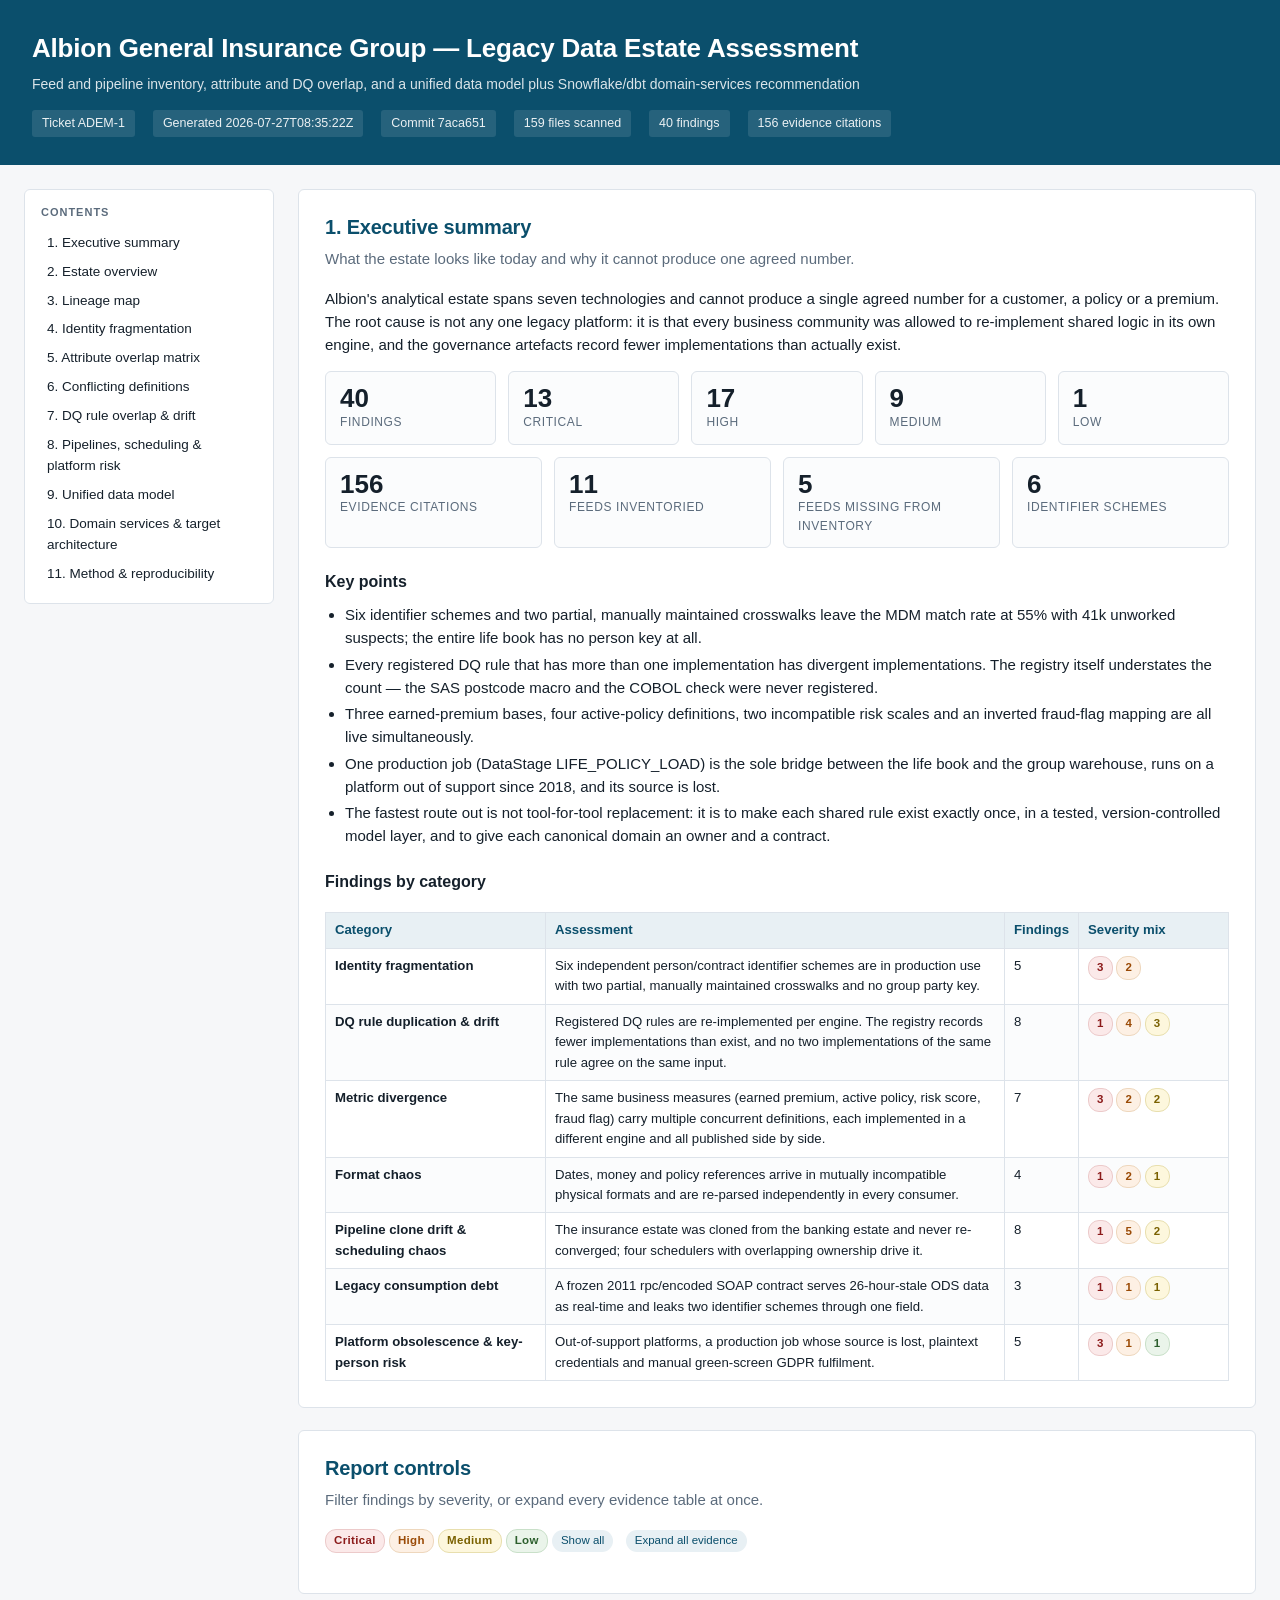
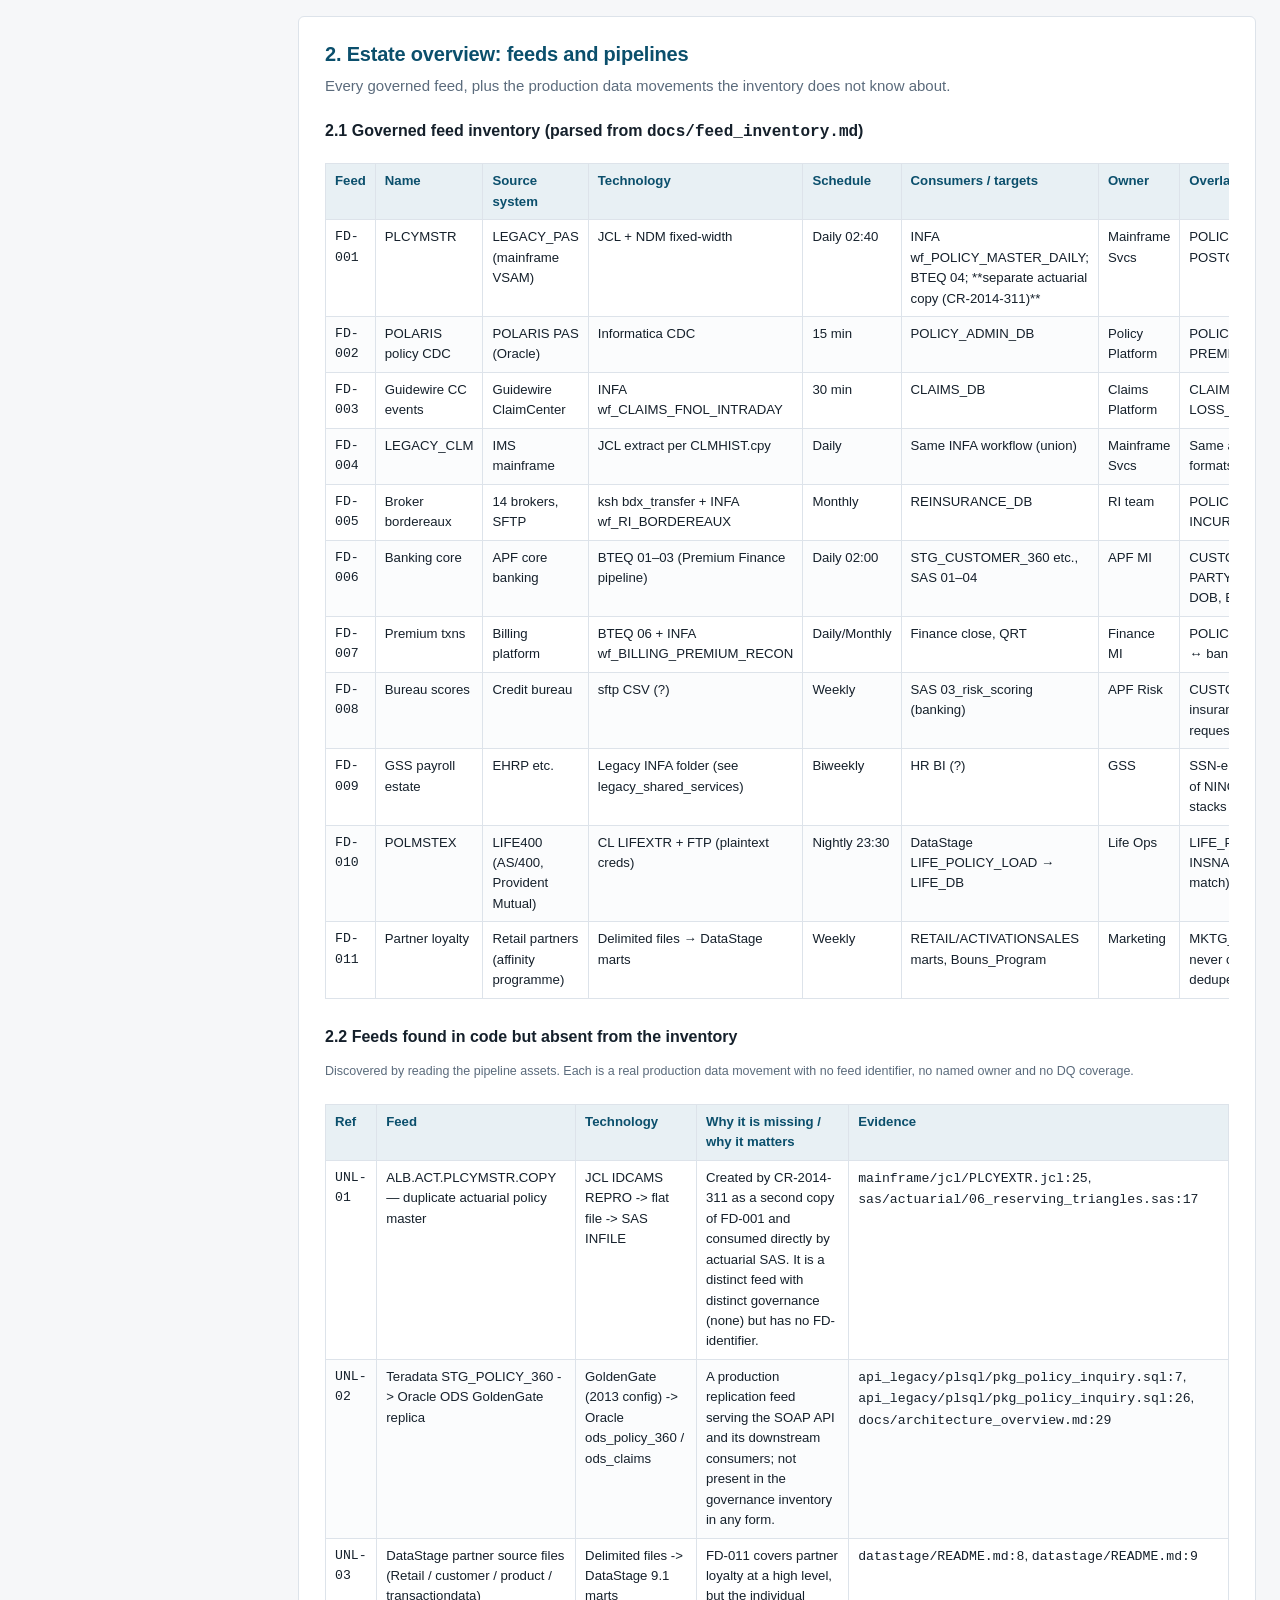
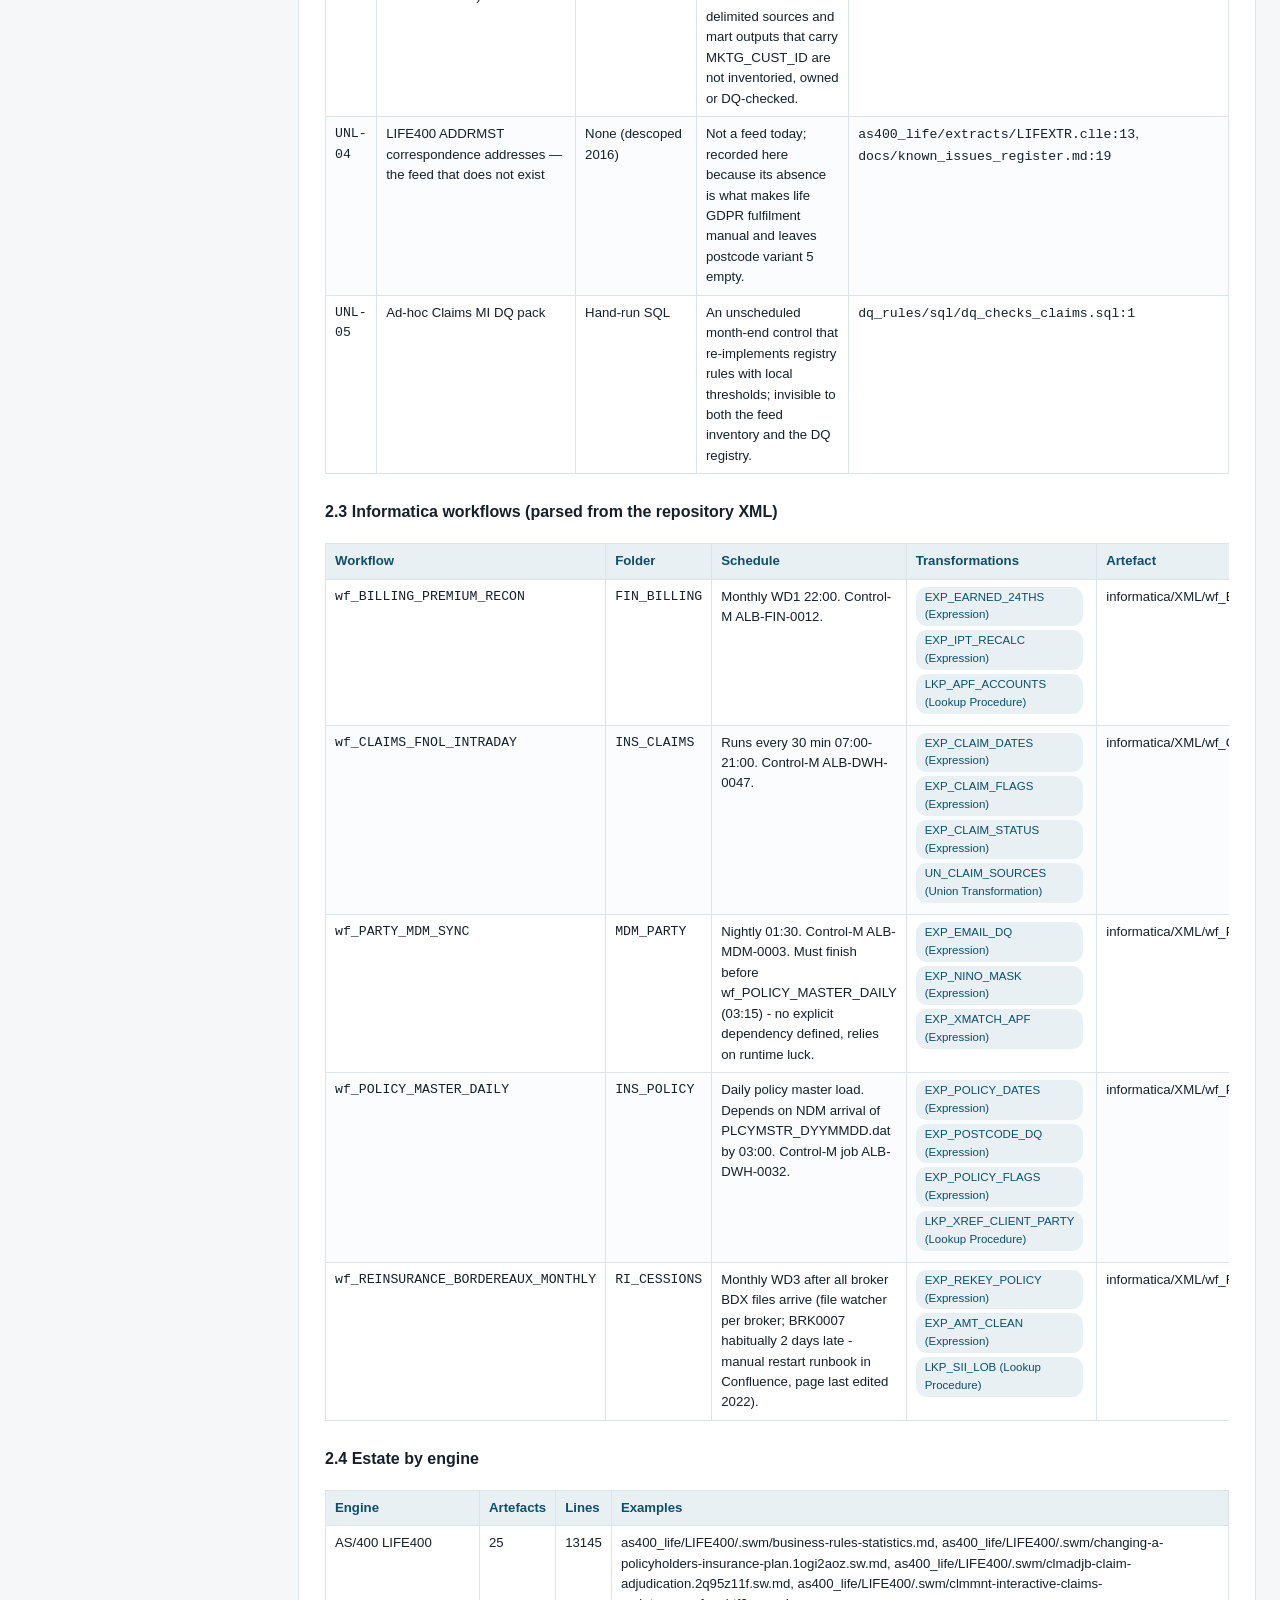
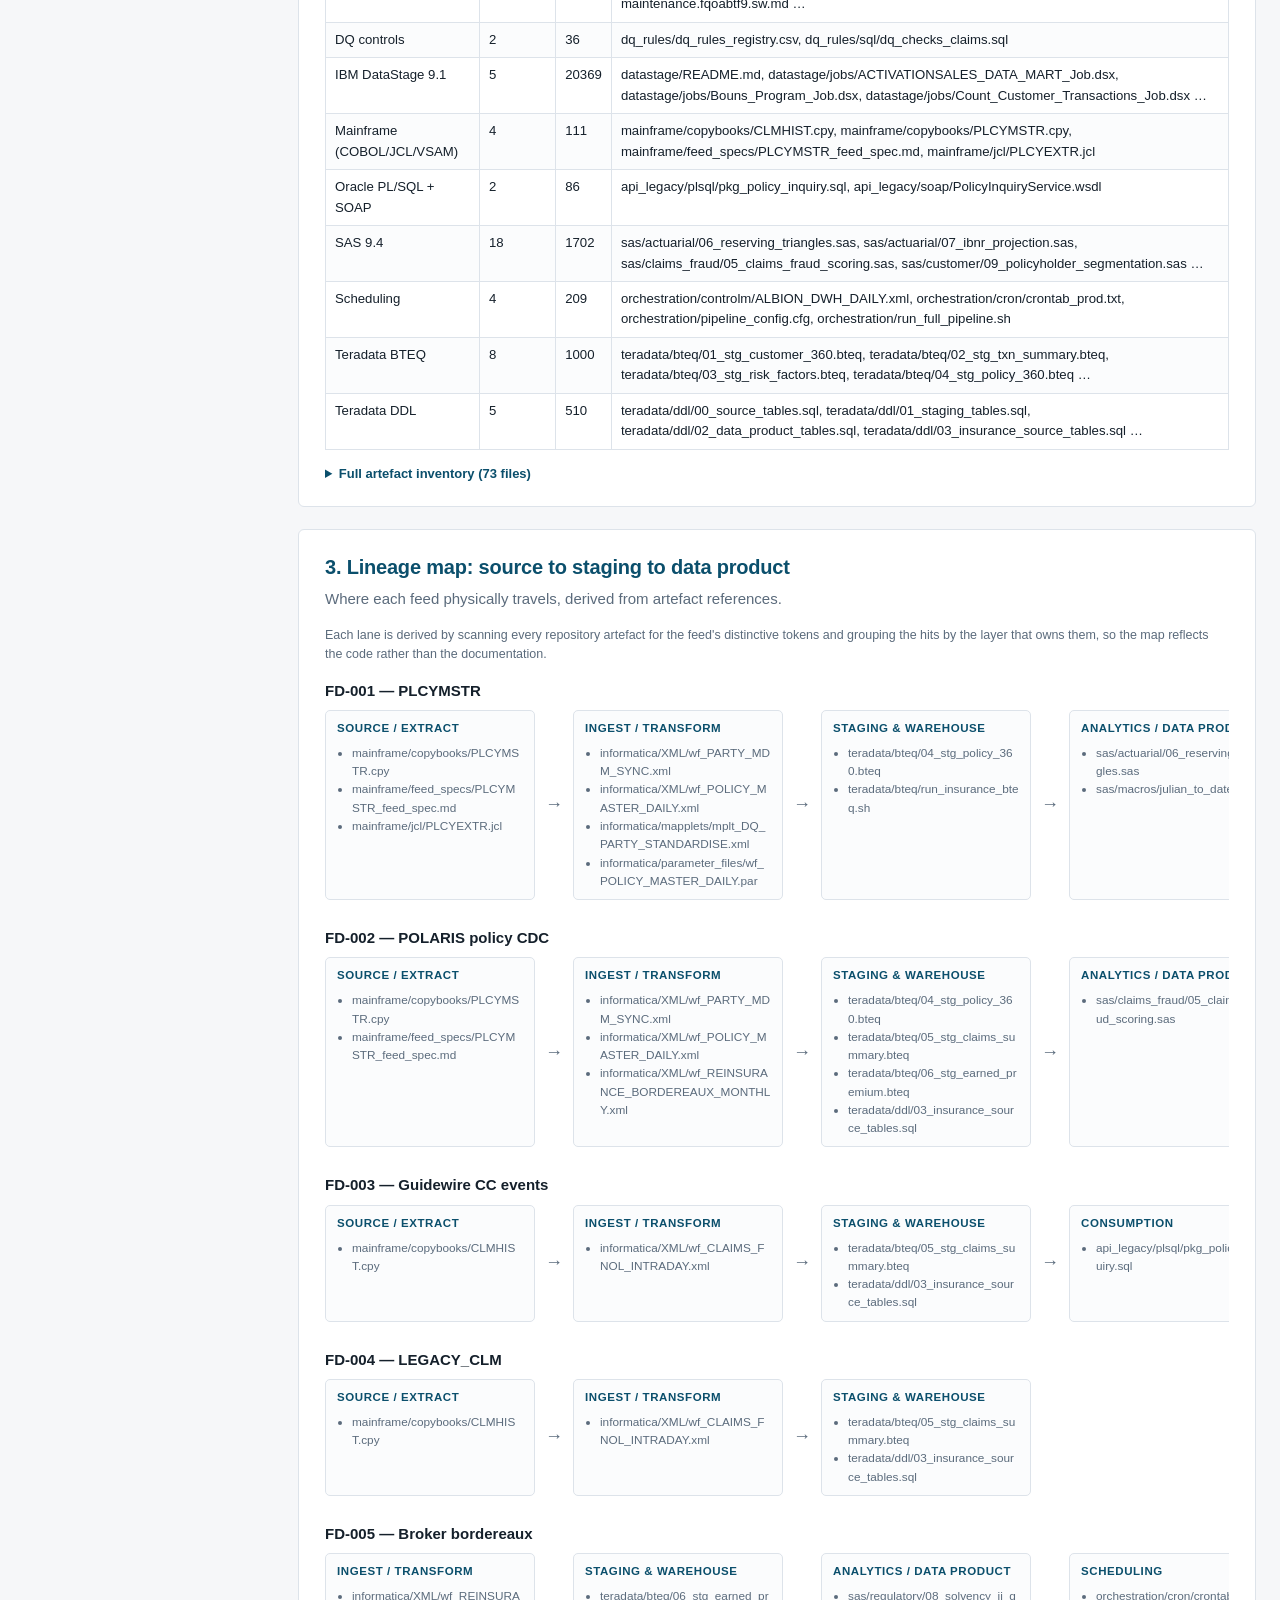
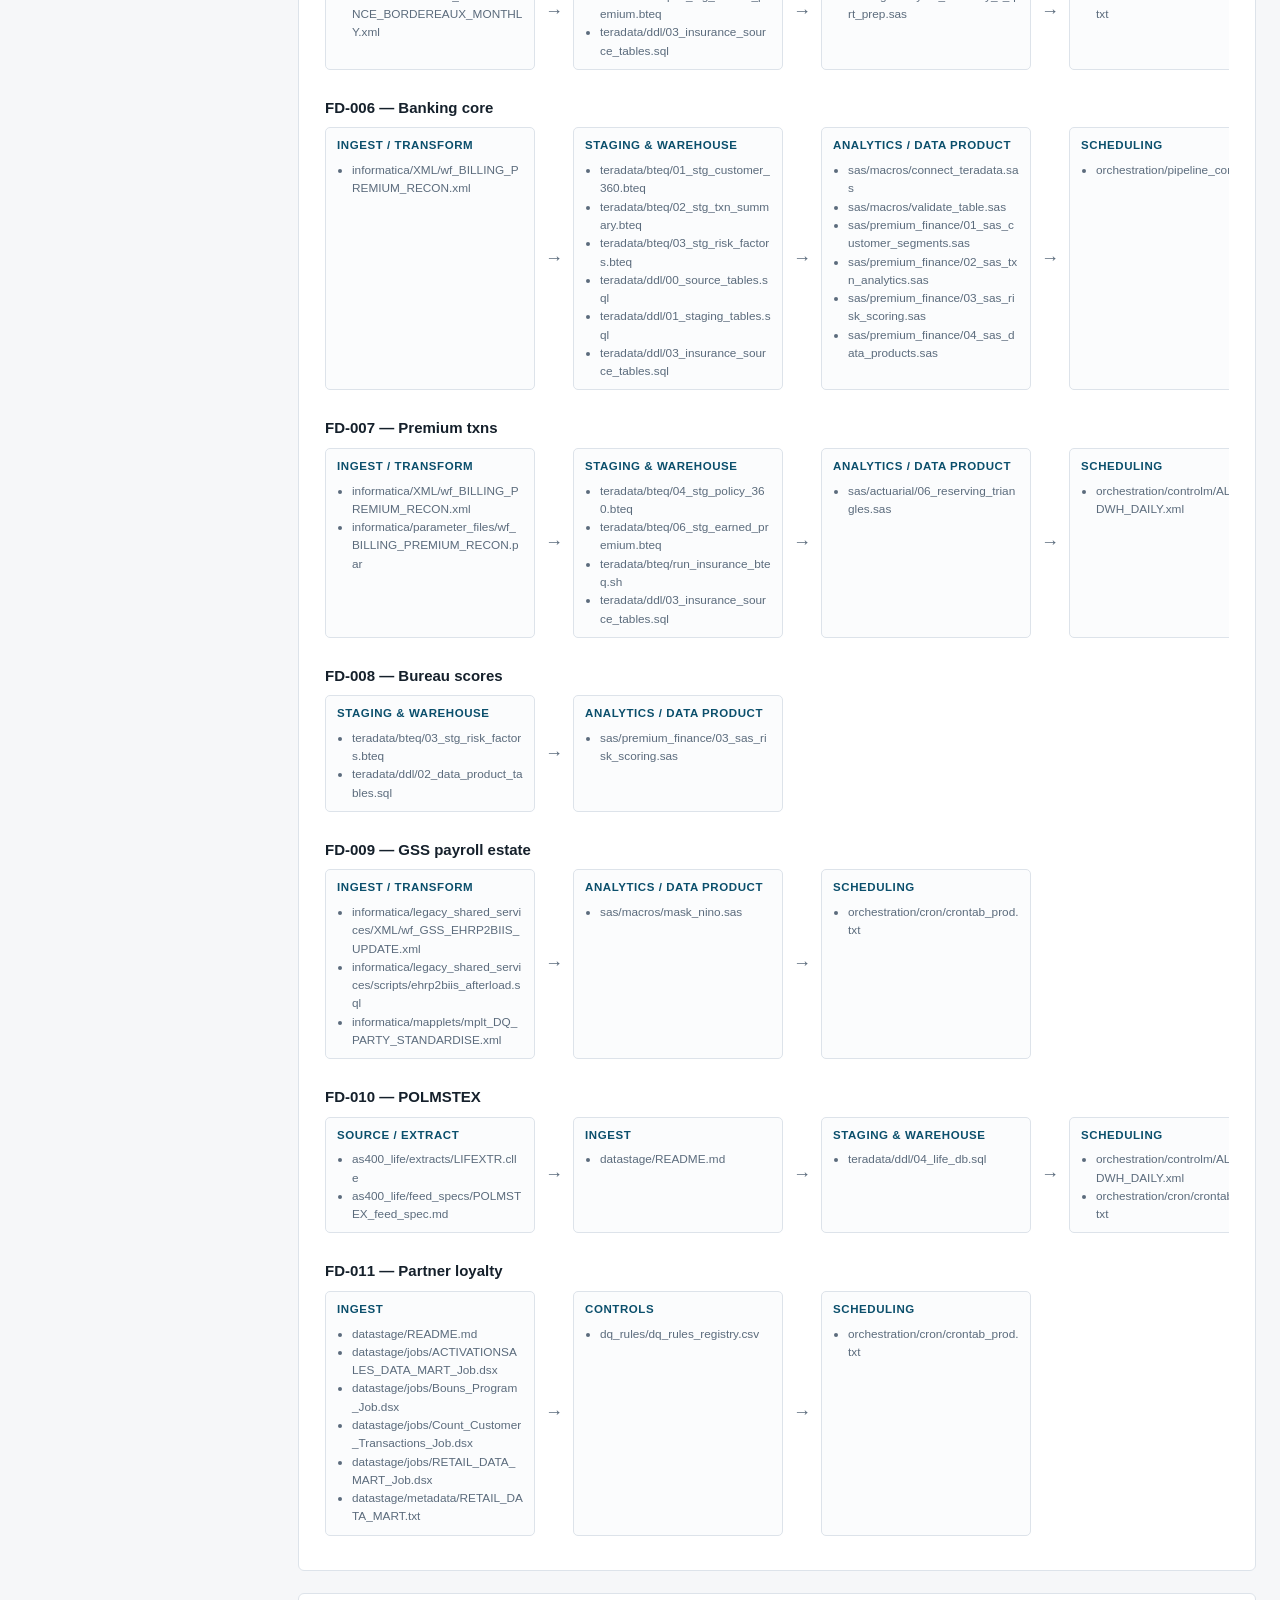
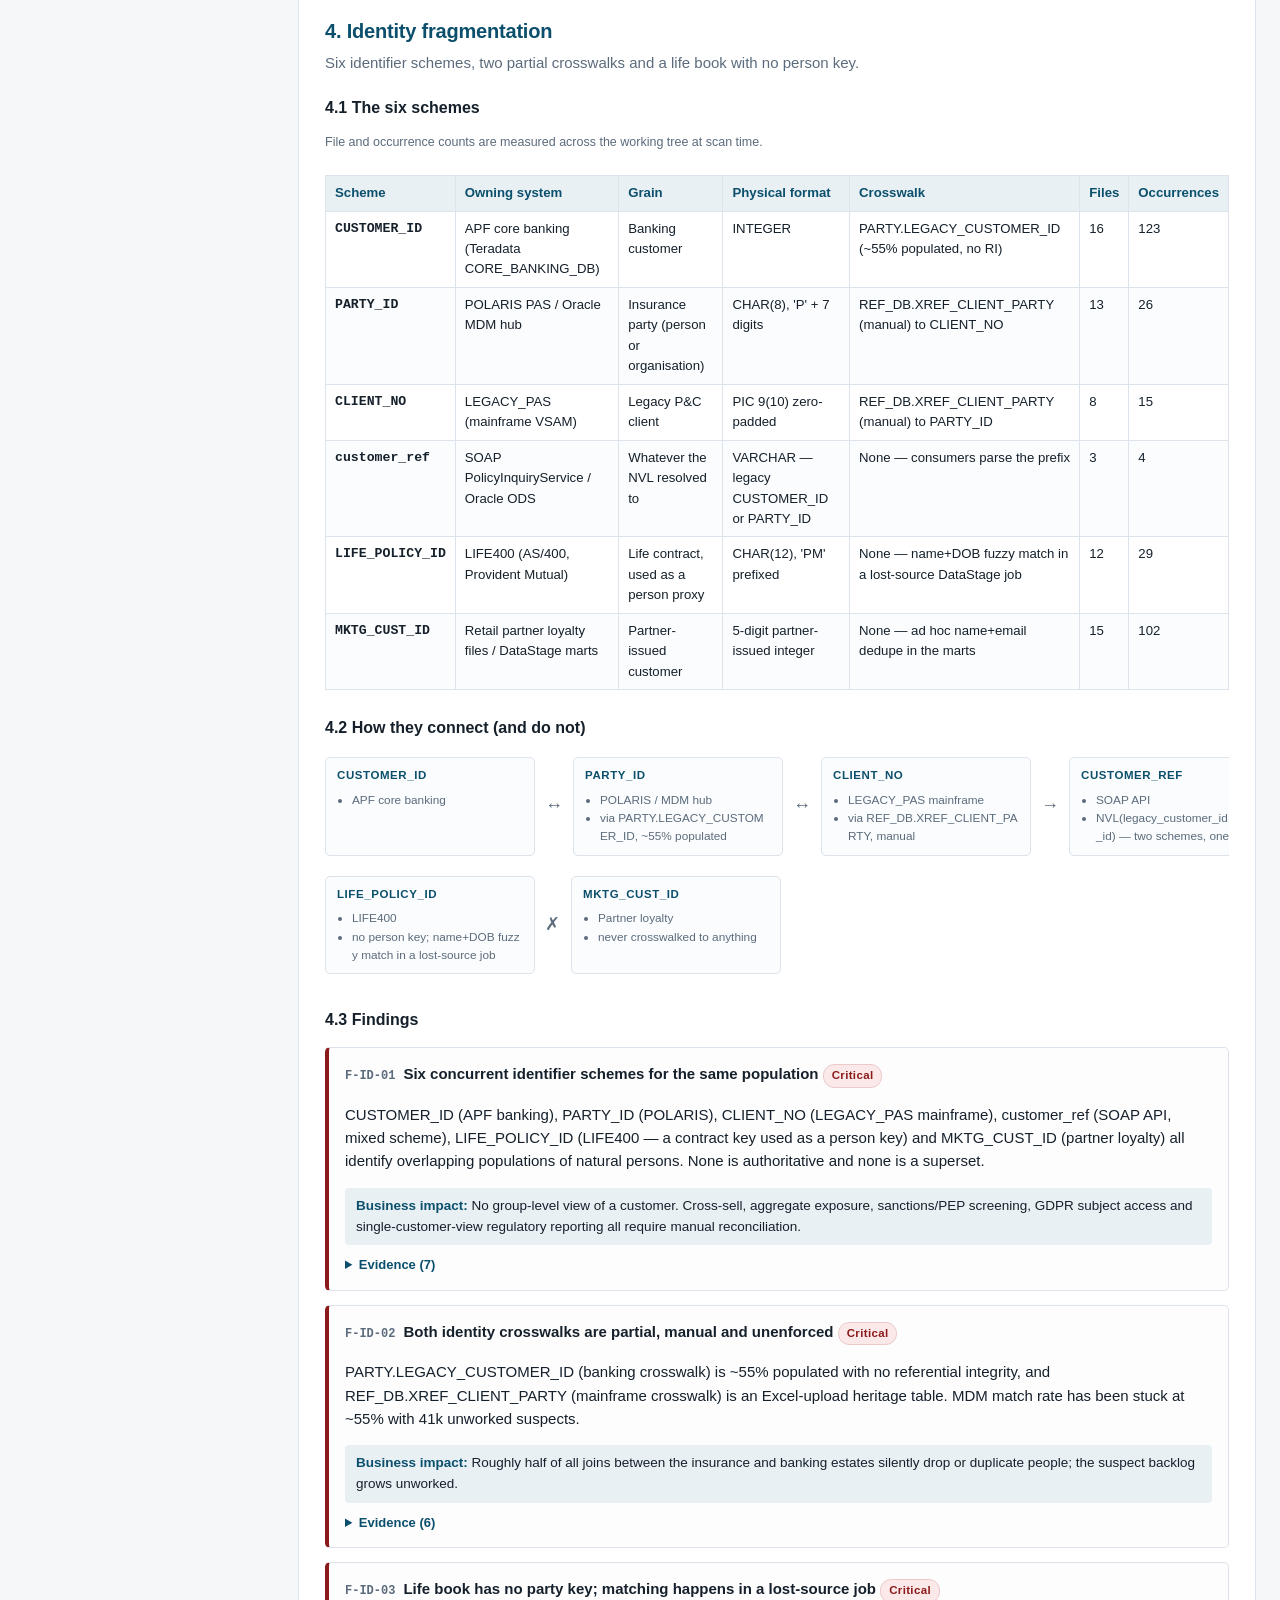
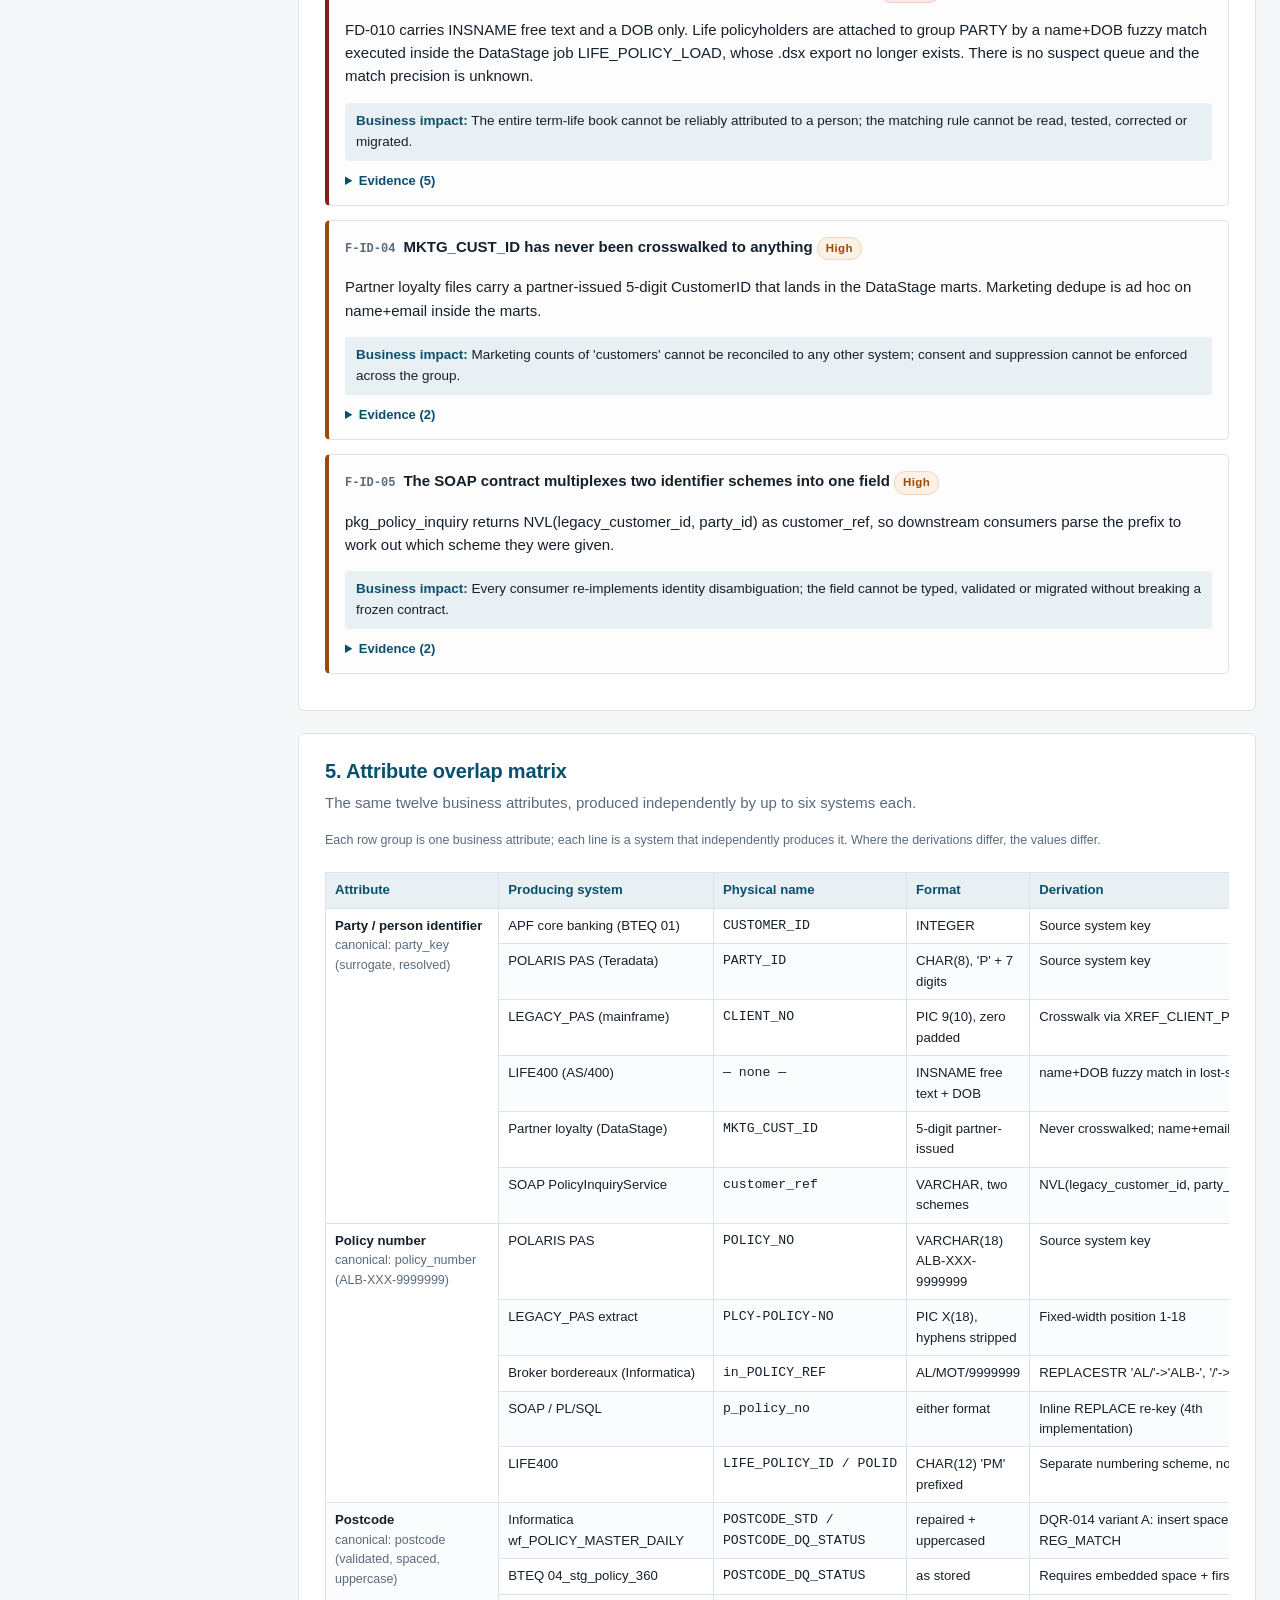
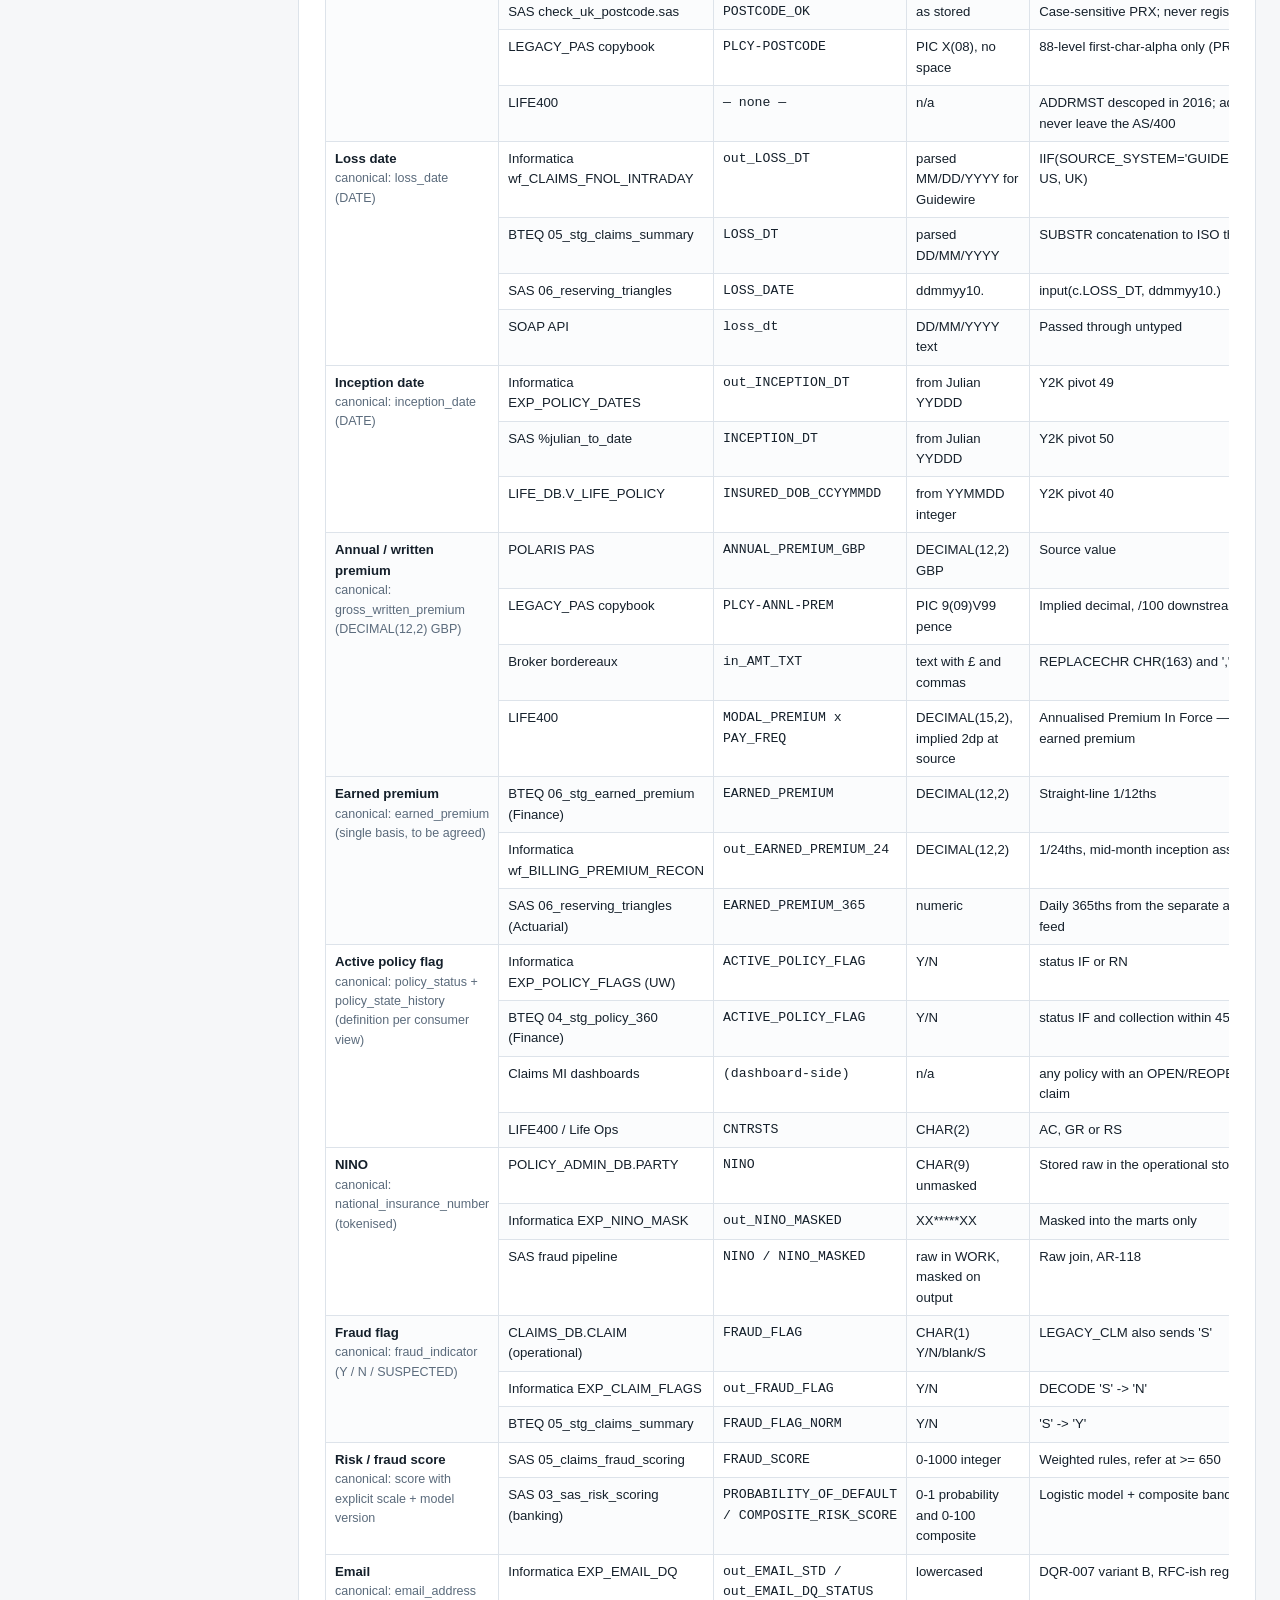
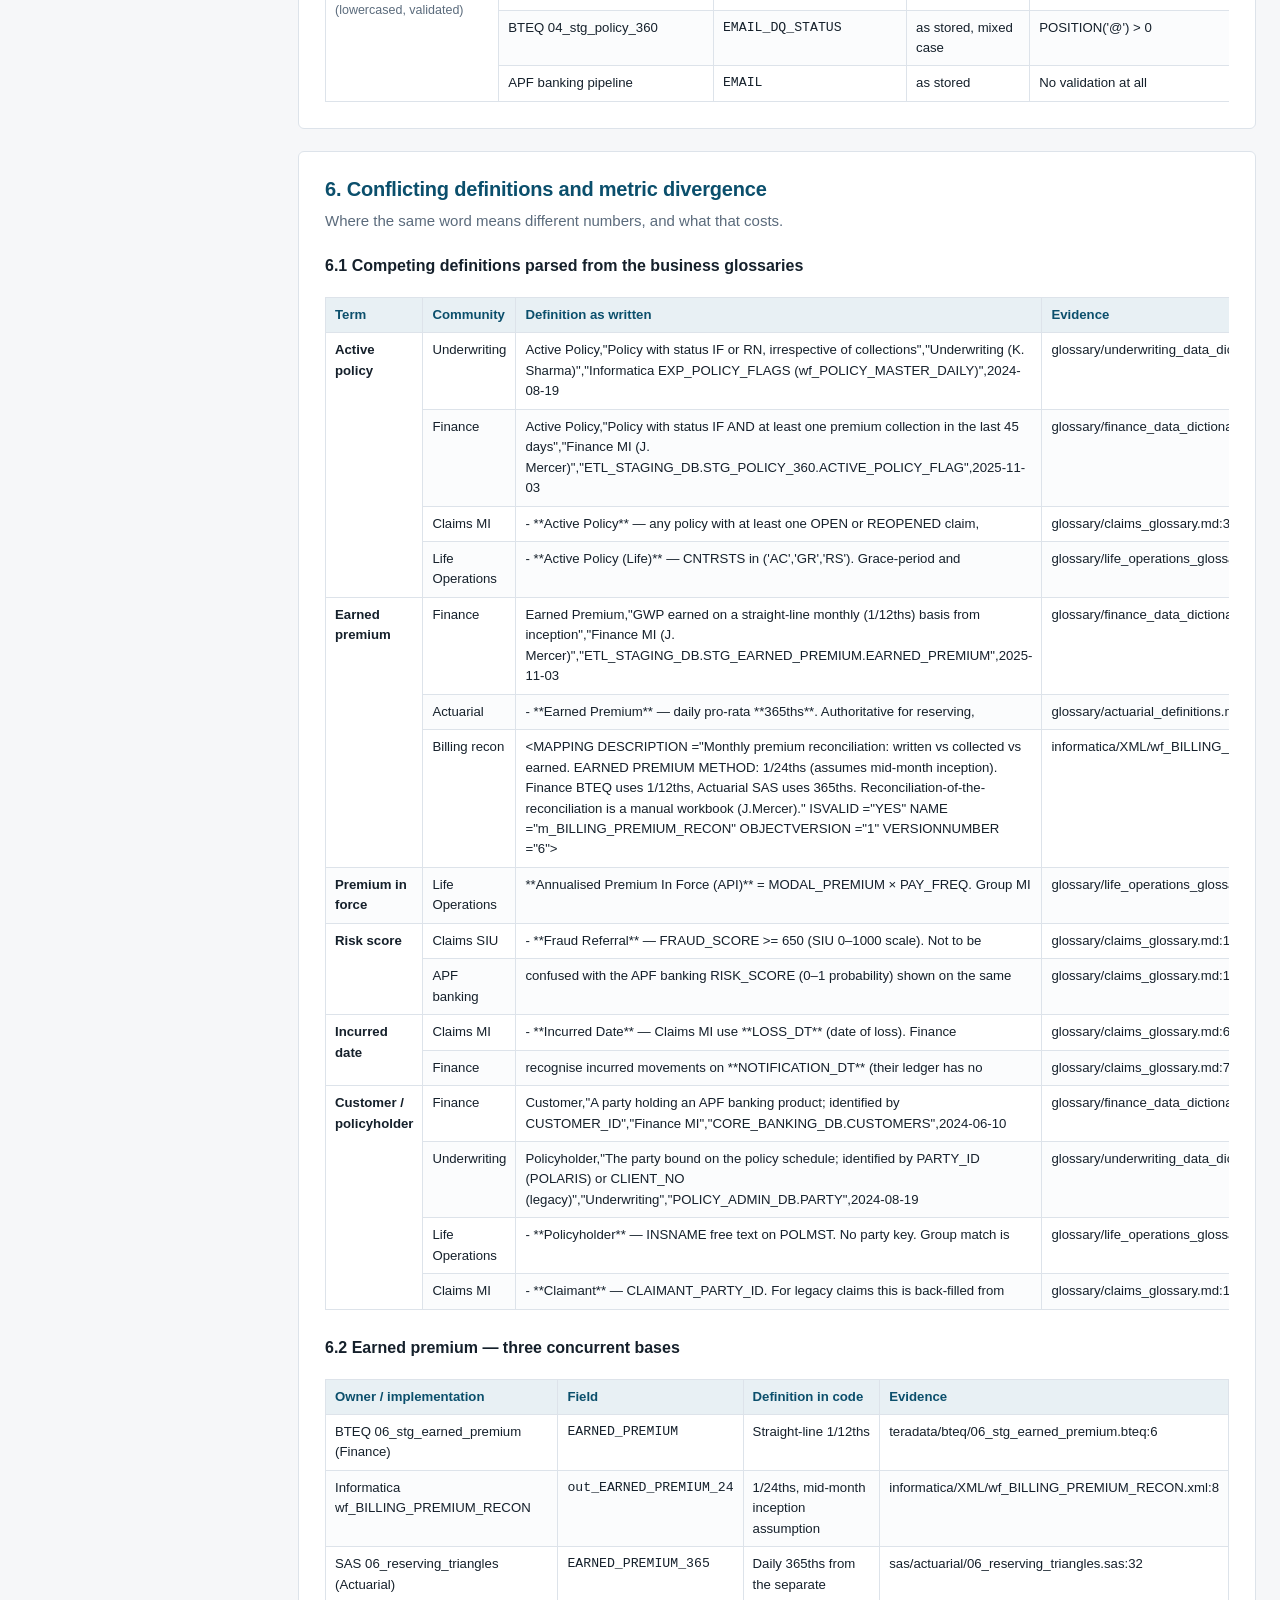
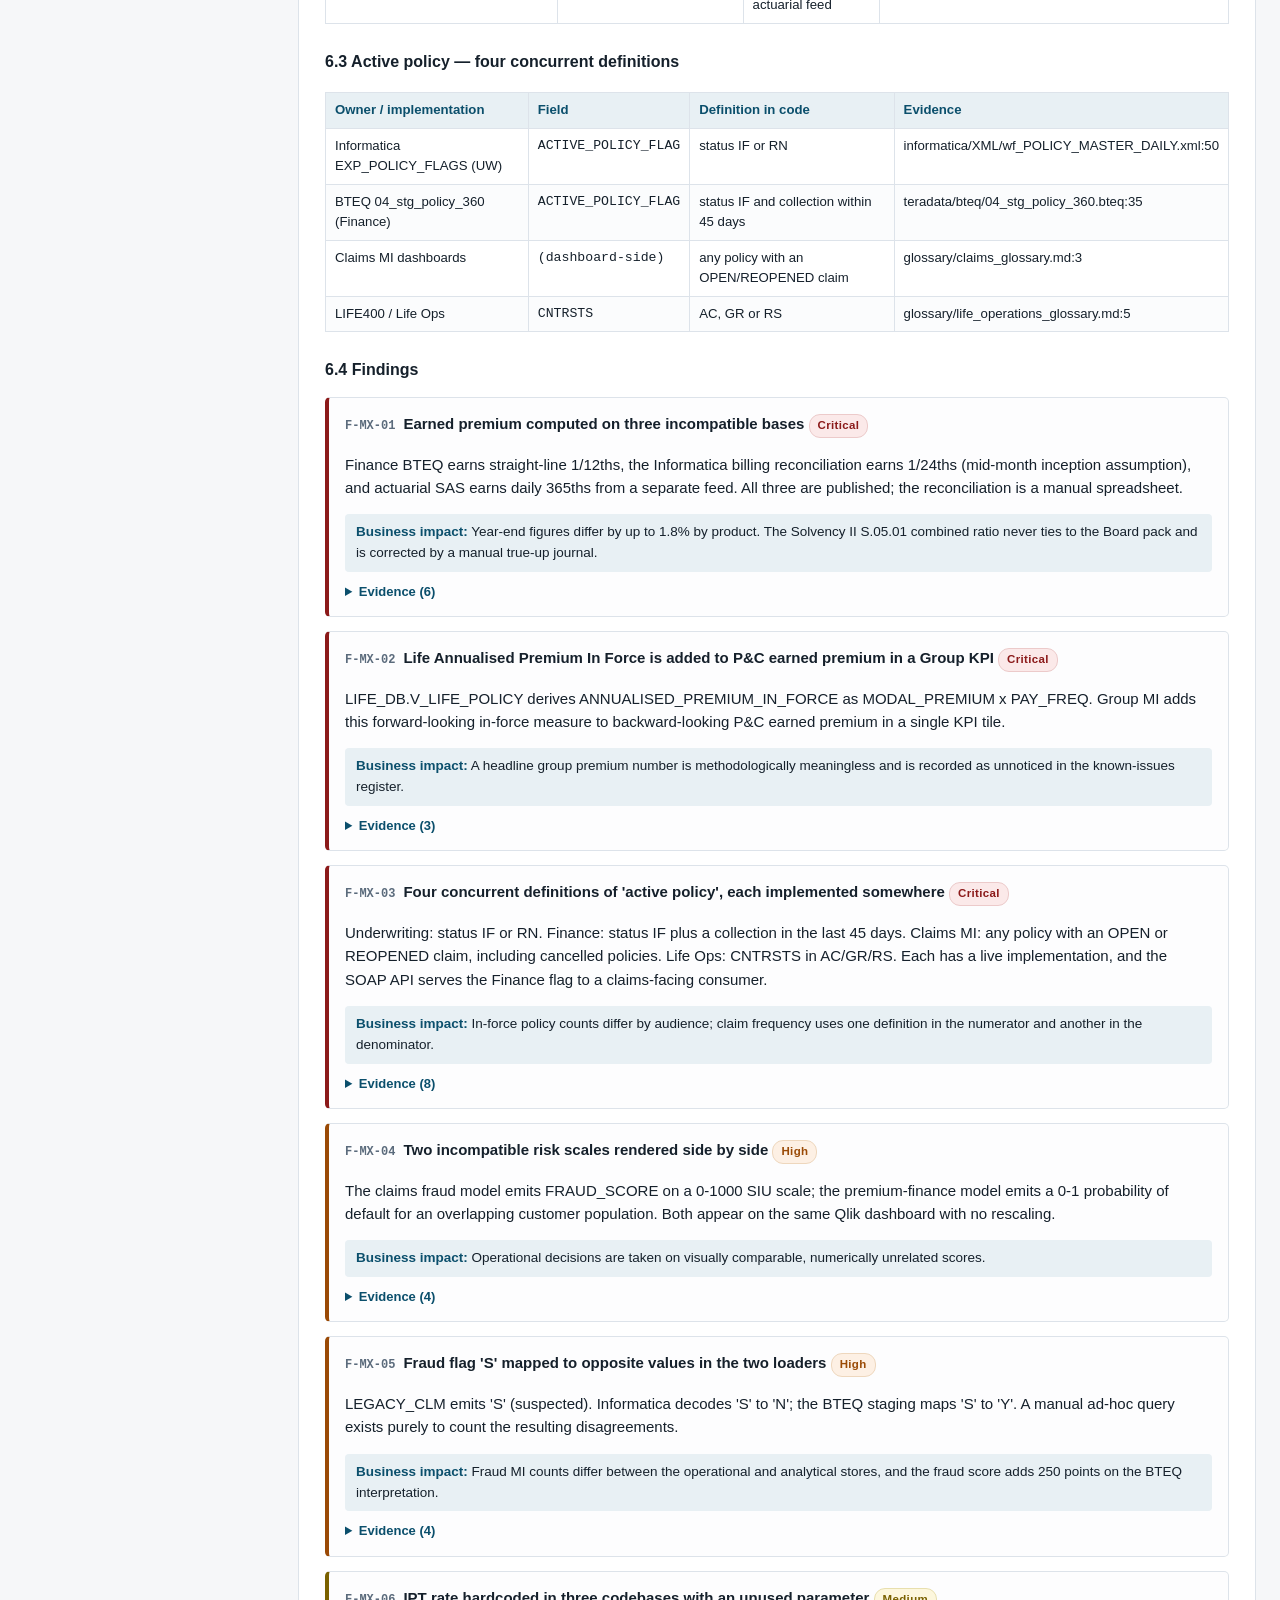
<file: docs/assessment/albion_data_estate_assessment.html>
<!DOCTYPE html>
<html lang='en'>
<head>
<meta charset='utf-8'>
<meta name='viewport' content='width=device-width, initial-scale=1'>
<title>Albion Data Estate Assessment — ADEM-1</title>
<style>
:root{
  --bg:#f6f7f9; --panel:#ffffff; --ink:#15202b; --muted:#5b6b7c; --line:#dde3ea;
  --accent:#0b4f6c; --accent-soft:#e8f0f4; --code:#f2f4f7;
  --crit:#8b1a1a; --crit-bg:#fbe9e9; --high:#9a4a06; --high-bg:#fdf0e4;
  --med:#7a6100; --med-bg:#fdf7dd; --low:#2c5f2d; --low-bg:#eaf4ea;
}
*{box-sizing:border-box}
body{margin:0;background:var(--bg);color:var(--ink);
  font:15px/1.55 -apple-system,BlinkMacSystemFont,"Segoe UI",Roboto,Helvetica,Arial,sans-serif}
code,pre,.mono{font-family:ui-monospace,SFMono-Regular,Menlo,Consolas,"Liberation Mono",monospace}
header.masthead{background:var(--accent);color:#fff;padding:28px 32px}
header.masthead h1{margin:0 0 6px;font-size:26px;letter-spacing:-.2px}
header.masthead .sub{opacity:.85;font-size:14px}
.meta-strip{display:flex;flex-wrap:wrap;gap:18px;margin-top:14px;font-size:12.5px;opacity:.92}
.meta-strip span{background:rgba(255,255,255,.12);padding:4px 10px;border-radius:3px}
.layout{display:flex;align-items:flex-start;gap:24px;max-width:1500px;margin:0 auto;padding:24px}
nav.toc{position:sticky;top:24px;flex:0 0 250px;background:var(--panel);border:1px solid var(--line);
  border-radius:6px;padding:14px 16px;font-size:13.5px;max-height:calc(100vh - 60px);overflow:auto}
nav.toc h2{font-size:11px;text-transform:uppercase;letter-spacing:.09em;color:var(--muted);margin:0 0 8px}
nav.toc a{display:block;color:var(--ink);text-decoration:none;padding:4px 6px;border-radius:4px}
nav.toc a:hover{background:var(--accent-soft);color:var(--accent)}
main{flex:1 1 auto;min-width:0}
section{background:var(--panel);border:1px solid var(--line);border-radius:6px;
  padding:22px 26px;margin-bottom:22px}
section>h2{margin:0 0 4px;font-size:20px;color:var(--accent);letter-spacing:-.2px}
section>p.lede{margin:0 0 16px;color:var(--muted)}
h3{font-size:16px;margin:22px 0 8px}
h4{font-size:14px;margin:16px 0 6px;color:var(--muted);text-transform:uppercase;letter-spacing:.06em}
table{border-collapse:collapse;width:100%;font-size:13.2px;margin:10px 0 4px}
th,td{border:1px solid var(--line);padding:7px 9px;text-align:left;vertical-align:top}
th{background:var(--accent-soft);color:var(--accent);font-weight:600;position:sticky;top:0}
tbody tr:nth-child(even){background:#fbfcfd}
.scroll{overflow-x:auto}
.badge{display:inline-block;padding:2px 8px;border-radius:11px;font-size:11.5px;font-weight:700;
  letter-spacing:.03em;white-space:nowrap}
.sev-critical{background:var(--crit-bg);color:var(--crit);border:1px solid #eccaca}
.sev-high{background:var(--high-bg);color:var(--high);border:1px solid #eed7bd}
.sev-medium{background:var(--med-bg);color:var(--med);border:1px solid #e8dfae}
.sev-low{background:var(--low-bg);color:var(--low);border:1px solid #c9e0c9}
.pill{display:inline-block;background:var(--accent-soft);color:var(--accent);border-radius:11px;
  padding:2px 9px;font-size:11.5px;margin:0 4px 4px 0}
.cards{display:flex;flex-wrap:wrap;gap:12px;margin:12px 0 4px}
.card{flex:1 1 150px;border:1px solid var(--line);border-radius:6px;padding:12px 14px;background:#fbfcfd}
.card .n{font-size:26px;font-weight:700;line-height:1.1}
.card .l{font-size:12px;color:var(--muted);text-transform:uppercase;letter-spacing:.05em}
.finding{border:1px solid var(--line);border-left:4px solid var(--accent);border-radius:5px;
  padding:14px 16px;margin:14px 0;background:#fdfdfe}
.finding.crit{border-left-color:var(--crit)} .finding.high{border-left-color:var(--high)}
.finding.med{border-left-color:var(--med)} .finding.low{border-left-color:var(--low)}
.finding h4{margin:0 0 6px;font-size:15px;color:var(--ink);text-transform:none;letter-spacing:0}
.finding .fid{color:var(--muted);font-size:12px;margin-right:8px}
.impact{background:var(--accent-soft);border-radius:4px;padding:8px 11px;margin:10px 0 0;font-size:13.5px}
.impact b{color:var(--accent)}
details{margin-top:10px}
summary{cursor:pointer;color:var(--accent);font-size:13px;font-weight:600;outline:none}
.ev td{font-size:12.5px}
.ev .ref{white-space:nowrap;font-family:ui-monospace,SFMono-Regular,Menlo,Consolas,monospace;font-size:12px}
pre.snip{margin:0;background:var(--code);border:1px solid var(--line);border-radius:4px;
  padding:6px 8px;font-size:11.8px;white-space:pre-wrap;word-break:break-word;max-height:120px;overflow:auto}
.lineage{display:flex;gap:10px;overflow-x:auto;padding:8px 0 12px;align-items:stretch}
.stage{flex:0 0 210px;border:1px solid var(--line);border-radius:5px;background:#fbfcfd;padding:9px 11px}
.stage h5{margin:0 0 6px;font-size:11.5px;text-transform:uppercase;letter-spacing:.05em;color:var(--accent)}
.stage ul{margin:0;padding-left:15px;font-size:11.8px;color:var(--muted);word-break:break-all}
.arrow{flex:0 0 16px;align-self:center;color:var(--muted);font-size:18px}
.feedhead{font-weight:600;margin-top:14px}
.note{font-size:12.5px;color:var(--muted)}
ul.tight{margin:6px 0;padding-left:20px} ul.tight li{margin:3px 0}
footer{max-width:1500px;margin:0 auto;padding:0 24px 40px;color:var(--muted);font-size:12.5px}
@media print{nav.toc{display:none}section{break-inside:avoid;page-break-inside:avoid}
  body{background:#fff}.layout{display:block}details{display:block}details>summary{display:none}}
</style>
</head>
<body>
<header class='masthead'><h1>Albion General Insurance Group — Legacy Data Estate Assessment</h1><div class='sub'>Feed and pipeline inventory, attribute and DQ overlap, and a unified data model plus Snowflake/dbt domain-services recommendation</div><div class='meta-strip'><span>Ticket ADEM-1</span><span>Generated 2026-07-27T08:35:22Z</span><span>Commit 7aca651</span><span>159 files scanned</span><span>40 findings</span><span>156 evidence citations</span></div></header>
<div class='layout'><nav class='toc'><h2>Contents</h2><a href='#exec-summary'>1. Executive summary</a><a href='#estate-overview'>2. Estate overview</a><a href='#lineage'>3. Lineage map</a><a href='#identity'>4. Identity fragmentation</a><a href='#attribute-matrix'>5. Attribute overlap matrix</a><a href='#definitions'>6. Conflicting definitions</a><a href='#dq-drift'>7. DQ rule overlap &amp; drift</a><a href='#operations'>8. Pipelines, scheduling &amp; platform risk</a><a href='#target-model'>9. Unified data model</a><a href='#recommendation'>10. Domain services &amp; target architecture</a><a href='#method'>11. Method &amp; reproducibility</a></nav><main><section id='exec-summary'><h2>1. Executive summary</h2><p class='lede'>What the estate looks like today and why it cannot produce one agreed number.</p><p>Albion&#x27;s analytical estate spans seven technologies and cannot produce a single agreed number for a customer, a policy or a premium. The root cause is not any one legacy platform: it is that every business community was allowed to re-implement shared logic in its own engine, and the governance artefacts record fewer implementations than actually exist.</p><div class='cards'><div class='card'><div class='n'>40</div><div class='l'>Findings</div></div><div class='card'><div class='n'>13</div><div class='l'>Critical</div></div><div class='card'><div class='n'>17</div><div class='l'>High</div></div><div class='card'><div class='n'>9</div><div class='l'>Medium</div></div><div class='card'><div class='n'>1</div><div class='l'>Low</div></div><div class='card'><div class='n'>156</div><div class='l'>Evidence citations</div></div><div class='card'><div class='n'>11</div><div class='l'>Feeds inventoried</div></div><div class='card'><div class='n'>5</div><div class='l'>Feeds missing from inventory</div></div><div class='card'><div class='n'>6</div><div class='l'>Identifier schemes</div></div></div><h3>Key points</h3><ul class='tight'><li>Six identifier schemes and two partial, manually maintained crosswalks leave the MDM match rate at 55% with 41k unworked suspects; the entire life book has no person key at all.</li><li>Every registered DQ rule that has more than one implementation has divergent implementations. The registry itself understates the count — the SAS postcode macro and the COBOL check were never registered.</li><li>Three earned-premium bases, four active-policy definitions, two incompatible risk scales and an inverted fraud-flag mapping are all live simultaneously.</li><li>One production job (DataStage LIFE_POLICY_LOAD) is the sole bridge between the life book and the group warehouse, runs on a platform out of support since 2018, and its source is lost.</li><li>The fastest route out is not tool-for-tool replacement: it is to make each shared rule exist exactly once, in a tested, version-controlled model layer, and to give each canonical domain an owner and a contract.</li></ul><h3>Findings by category</h3><div class='scroll'><table><thead><tr><th style='width:220px'>Category</th><th>Assessment</th><th style='width:70px'>Findings</th><th style='width:150px'>Severity mix</th></tr></thead><tbody><tr><td><b>Identity fragmentation</b></td><td>Six independent person/contract identifier schemes are in production use with two partial, manually maintained crosswalks and no group party key.</td><td>5</td><td><span class='badge sev-critical'>3</span> <span class='badge sev-high'>2</span> </td></tr><tr><td><b>DQ rule duplication &amp; drift</b></td><td>Registered DQ rules are re-implemented per engine. The registry records fewer implementations than exist, and no two implementations of the same rule agree on the same input.</td><td>8</td><td><span class='badge sev-critical'>1</span> <span class='badge sev-high'>4</span> <span class='badge sev-medium'>3</span> </td></tr><tr><td><b>Metric divergence</b></td><td>The same business measures (earned premium, active policy, risk score, fraud flag) carry multiple concurrent definitions, each implemented in a different engine and all published side by side.</td><td>7</td><td><span class='badge sev-critical'>3</span> <span class='badge sev-high'>2</span> <span class='badge sev-medium'>2</span> </td></tr><tr><td><b>Format chaos</b></td><td>Dates, money and policy references arrive in mutually incompatible physical formats and are re-parsed independently in every consumer.</td><td>4</td><td><span class='badge sev-critical'>1</span> <span class='badge sev-high'>2</span> <span class='badge sev-medium'>1</span> </td></tr><tr><td><b>Pipeline clone drift &amp; scheduling chaos</b></td><td>The insurance estate was cloned from the banking estate and never re-converged; four schedulers with overlapping ownership drive it.</td><td>8</td><td><span class='badge sev-critical'>1</span> <span class='badge sev-high'>5</span> <span class='badge sev-medium'>2</span> </td></tr><tr><td><b>Legacy consumption debt</b></td><td>A frozen 2011 rpc/encoded SOAP contract serves 26-hour-stale ODS data as real-time and leaks two identifier schemes through one field.</td><td>3</td><td><span class='badge sev-critical'>1</span> <span class='badge sev-high'>1</span> <span class='badge sev-medium'>1</span> </td></tr><tr><td><b>Platform obsolescence &amp; key-person risk</b></td><td>Out-of-support platforms, a production job whose source is lost, plaintext credentials and manual green-screen GDPR fulfilment.</td><td>5</td><td><span class='badge sev-critical'>3</span> <span class='badge sev-high'>1</span> <span class='badge sev-low'>1</span> </td></tr></tbody></table></div></section><section id='controls'><h2>Report controls</h2><p class='lede'>Filter findings by severity, or expand every evidence table at once.</p><p><span class='badge sev-critical' data-sev-filter='Critical'>Critical</span> <span class='badge sev-high' data-sev-filter='High'>High</span> <span class='badge sev-medium' data-sev-filter='Medium'>Medium</span> <span class='badge sev-low' data-sev-filter='Low'>Low</span> <span class='pill' data-sev-filter='all'>Show all</span>&nbsp;&nbsp;<span class='pill' id='expand-all' data-open='no' style='cursor:pointer'>Expand all evidence</span></p></section><section id='estate-overview'><h2>2. Estate overview: feeds and pipelines</h2><p class='lede'>Every governed feed, plus the production data movements the inventory does not know about.</p><h3>2.1 Governed feed inventory (parsed from <span class='mono'>docs/feed_inventory.md</span>)</h3><div class='scroll'><table><thead><tr><th>Feed</th><th>Name</th><th>Source system</th><th>Technology</th><th>Schedule</th><th>Consumers / targets</th><th>Owner</th><th>Overlapping attributes</th><th>Evidence</th></tr></thead><tbody><tr><td class='mono'>FD-001</td><td>PLCYMSTR</td><td>LEGACY_PAS (mainframe VSAM)</td><td>JCL + NDM fixed-width</td><td>Daily 02:40</td><td>INFA wf_POLICY_MASTER_DAILY; BTEQ 04; **separate actuarial copy (CR-2014-311)**</td><td>Mainframe Svcs</td><td>POLICY_NO, CLIENT_NO, POSTCODE, PREMIUM</td><td class='ref'><span class='mono'>docs/feed_inventory.md:6</span></td></tr><tr><td class='mono'>FD-002</td><td>POLARIS policy CDC</td><td>POLARIS PAS (Oracle)</td><td>Informatica CDC</td><td>15 min</td><td>POLICY_ADMIN_DB</td><td>Policy Platform</td><td>POLICY_NO, PARTY_ID, PREMIUM</td><td class='ref'><span class='mono'>docs/feed_inventory.md:7</span></td></tr><tr><td class='mono'>FD-003</td><td>Guidewire CC events</td><td>Guidewire ClaimCenter</td><td>INFA wf_CLAIMS_FNOL_INTRADAY</td><td>30 min</td><td>CLAIMS_DB</td><td>Claims Platform</td><td>CLAIM_NO, POLICY_NO, LOSS_DT, FRAUD_FLAG</td><td class='ref'><span class='mono'>docs/feed_inventory.md:8</span></td></tr><tr><td class='mono'>FD-004</td><td>LEGACY_CLM</td><td>IMS mainframe</td><td>JCL extract per CLMHIST.cpy</td><td>Daily</td><td>Same INFA workflow (union)</td><td>Mainframe Svcs</td><td>Same as FD-003, different formats/domains</td><td class='ref'><span class='mono'>docs/feed_inventory.md:9</span></td></tr><tr><td class='mono'>FD-005</td><td>Broker bordereaux</td><td>14 brokers, SFTP</td><td>ksh bdx_transfer + INFA wf_RI_BORDEREAUX</td><td>Monthly</td><td>REINSURANCE_DB</td><td>RI team</td><td>POLICY_NO (re-keyed), INCURRED, PAID</td><td class='ref'><span class='mono'>docs/feed_inventory.md:10</span></td></tr><tr><td class='mono'>FD-006</td><td>Banking core</td><td>APF core banking</td><td>BTEQ 01–03 (Premium Finance pipeline)</td><td>Daily 02:00</td><td>STG_CUSTOMER_360 etc., SAS 01–04</td><td>APF MI</td><td>CUSTOMER_ID ↔ PARTY.LEGACY_CUSTOMER_ID; DOB, EMAIL, POSTCODE</td><td class='ref'><span class='mono'>docs/feed_inventory.md:11</span></td></tr><tr><td class='mono'>FD-007</td><td>Premium txns</td><td>Billing platform</td><td>BTEQ 06 + INFA wf_BILLING_PREMIUM_RECON</td><td>Daily/Monthly</td><td>Finance close, QRT</td><td>Finance MI</td><td>POLICY_NO, APF_ACCOUNT_ID ↔ banking ACCOUNTS</td><td class='ref'><span class='mono'>docs/feed_inventory.md:12</span></td></tr><tr><td class='mono'>FD-008</td><td>Bureau scores</td><td>Credit bureau</td><td>sftp CSV (?)</td><td>Weekly</td><td>SAS 03_risk_scoring (banking)</td><td>APF Risk</td><td>CUSTOMER_ID; not joined to insurance despite fraud team requests</td><td class='ref'><span class='mono'>docs/feed_inventory.md:13</span></td></tr><tr><td class='mono'>FD-009</td><td>GSS payroll estate</td><td>EHRP etc.</td><td>Legacy INFA folder (see legacy_shared_services)</td><td>Biweekly</td><td>HR BI (?)</td><td>GSS</td><td>SSN-era masking job is ancestor of NINO masking in two other stacks</td><td class='ref'><span class='mono'>docs/feed_inventory.md:14</span></td></tr><tr><td class='mono'>FD-010</td><td>POLMSTEX</td><td>LIFE400 (AS/400, Provident Mutual)</td><td>CL LIFEXTR + FTP (plaintext creds)</td><td>Nightly 23:30</td><td>DataStage LIFE_POLICY_LOAD → LIFE_DB</td><td>Life Ops</td><td>LIFE_POLICY_ID (5th id scheme), INSNAME/DOB (fuzzy party match), dates YYMMDD pivot 40</td><td class='ref'><span class='mono'>docs/feed_inventory.md:26</span></td></tr><tr><td class='mono'>FD-011</td><td>Partner loyalty</td><td>Retail partners (affinity programme)</td><td>Delimited files → DataStage marts</td><td>Weekly</td><td>RETAIL/ACTIVATIONSALES marts, Bouns_Program</td><td>Marketing</td><td>MKTG_CUST_ID (6th id scheme, never crosswalked), name/email dedupe only</td><td class='ref'><span class='mono'>docs/feed_inventory.md:27</span></td></tr></tbody></table></div><h3>2.2 Feeds found in code but absent from the inventory</h3><p class='note'>Discovered by reading the pipeline assets. Each is a real production data movement with no feed identifier, no named owner and no DQ coverage.</p><div class='scroll'><table><thead><tr><th>Ref</th><th>Feed</th><th>Technology</th><th>Why it is missing / why it matters</th><th>Evidence</th></tr></thead><tbody><tr><td class='mono'>UNL-01</td><td>ALB.ACT.PLCYMSTR.COPY — duplicate actuarial policy master</td><td>JCL IDCAMS REPRO -&gt; flat file -&gt; SAS INFILE</td><td>Created by CR-2014-311 as a second copy of FD-001 and consumed directly by actuarial SAS. It is a distinct feed with distinct governance (none) but has no FD- identifier.</td><td class='ref'><span class='mono'>mainframe/jcl/PLCYEXTR.jcl:25</span>, <span class='mono'>sas/actuarial/06_reserving_triangles.sas:17</span></td></tr><tr><td class='mono'>UNL-02</td><td>Teradata STG_POLICY_360 -&gt; Oracle ODS GoldenGate replica</td><td>GoldenGate (2013 config) -&gt; Oracle ods_policy_360 / ods_claims</td><td>A production replication feed serving the SOAP API and its downstream consumers; not present in the governance inventory in any form.</td><td class='ref'><span class='mono'>api_legacy/plsql/pkg_policy_inquiry.sql:7</span>, <span class='mono'>api_legacy/plsql/pkg_policy_inquiry.sql:26</span>, <span class='mono'>docs/architecture_overview.md:29</span></td></tr><tr><td class='mono'>UNL-03</td><td>DataStage partner source files (Retail / customer / product / transactiondata)</td><td>Delimited files -&gt; DataStage 9.1 marts</td><td>FD-011 covers partner loyalty at a high level, but the individual delimited sources and mart outputs that carry MKTG_CUST_ID are not inventoried, owned or DQ-checked.</td><td class='ref'><span class='mono'>datastage/README.md:8</span>, <span class='mono'>datastage/README.md:9</span></td></tr><tr><td class='mono'>UNL-04</td><td>LIFE400 ADDRMST correspondence addresses — the feed that does not exist</td><td>None (descoped 2016)</td><td>Not a feed today; recorded here because its absence is what makes life GDPR fulfilment manual and leaves postcode variant 5 empty.</td><td class='ref'><span class='mono'>as400_life/extracts/LIFEXTR.clle:13</span>, <span class='mono'>docs/known_issues_register.md:19</span></td></tr><tr><td class='mono'>UNL-05</td><td>Ad-hoc Claims MI DQ pack</td><td>Hand-run SQL</td><td>An unscheduled month-end control that re-implements registry rules with local thresholds; invisible to both the feed inventory and the DQ registry.</td><td class='ref'><span class='mono'>dq_rules/sql/dq_checks_claims.sql:1</span></td></tr></tbody></table></div><h3>2.3 Informatica workflows (parsed from the repository XML)</h3><div class='scroll'><table><thead><tr><th>Workflow</th><th>Folder</th><th>Schedule</th><th>Transformations</th><th>Artefact</th></tr></thead><tbody><tr><td class='mono'>wf_BILLING_PREMIUM_RECON</td><td class='mono'>FIN_BILLING</td><td>Monthly WD1 22:00. Control-M ALB-FIN-0012.</td><td><span class='pill'>EXP_EARNED_24THS (Expression)</span><span class='pill'>EXP_IPT_RECALC (Expression)</span><span class='pill'>LKP_APF_ACCOUNTS (Lookup Procedure)</span></td><td class='ref'>informatica/XML/wf_BILLING_PREMIUM_RECON.xml</td></tr><tr><td class='mono'>wf_CLAIMS_FNOL_INTRADAY</td><td class='mono'>INS_CLAIMS</td><td>Runs every 30 min 07:00-21:00. Control-M ALB-DWH-0047.</td><td><span class='pill'>EXP_CLAIM_DATES (Expression)</span><span class='pill'>EXP_CLAIM_FLAGS (Expression)</span><span class='pill'>EXP_CLAIM_STATUS (Expression)</span><span class='pill'>UN_CLAIM_SOURCES (Union Transformation)</span></td><td class='ref'>informatica/XML/wf_CLAIMS_FNOL_INTRADAY.xml</td></tr><tr><td class='mono'>wf_PARTY_MDM_SYNC</td><td class='mono'>MDM_PARTY</td><td>Nightly 01:30. Control-M ALB-MDM-0003. Must finish before wf_POLICY_MASTER_DAILY (03:15) - no explicit dependency defined, relies on runtime luck.</td><td><span class='pill'>EXP_EMAIL_DQ (Expression)</span><span class='pill'>EXP_NINO_MASK (Expression)</span><span class='pill'>EXP_XMATCH_APF (Expression)</span></td><td class='ref'>informatica/XML/wf_PARTY_MDM_SYNC.xml</td></tr><tr><td class='mono'>wf_POLICY_MASTER_DAILY</td><td class='mono'>INS_POLICY</td><td>Daily policy master load. Depends on NDM arrival of PLCYMSTR_DYYMMDD.dat by 03:00. Control-M job ALB-DWH-0032.</td><td><span class='pill'>EXP_POLICY_DATES (Expression)</span><span class='pill'>EXP_POSTCODE_DQ (Expression)</span><span class='pill'>EXP_POLICY_FLAGS (Expression)</span><span class='pill'>LKP_XREF_CLIENT_PARTY (Lookup Procedure)</span></td><td class='ref'>informatica/XML/wf_POLICY_MASTER_DAILY.xml</td></tr><tr><td class='mono'>wf_REINSURANCE_BORDEREAUX_MONTHLY</td><td class='mono'>RI_CESSIONS</td><td>Monthly WD3 after all broker BDX files arrive (file watcher per broker; BRK0007 habitually 2 days late - manual restart runbook in Confluence, page last edited 2022).</td><td><span class='pill'>EXP_REKEY_POLICY (Expression)</span><span class='pill'>EXP_AMT_CLEAN (Expression)</span><span class='pill'>LKP_SII_LOB (Lookup Procedure)</span></td><td class='ref'>informatica/XML/wf_REINSURANCE_BORDEREAUX_MONTHLY.xml</td></tr></tbody></table></div><h3>2.4 Estate by engine</h3><div class='scroll'><table><thead><tr><th>Engine</th><th>Artefacts</th><th>Lines</th><th>Examples</th></tr></thead><tbody><tr><td>AS/400 LIFE400</td><td>25</td><td>13145</td><td class='ref'>as400_life/LIFE400/.swm/business-rules-statistics.md, as400_life/LIFE400/.swm/changing-a-policyholders-insurance-plan.1ogi2aoz.sw.md, as400_life/LIFE400/.swm/clmadjb-claim-adjudication.2q95z11f.sw.md, as400_life/LIFE400/.swm/clmmnt-interactive-claims-maintenance.fqoabtf9.sw.md …</td></tr><tr><td>DQ controls</td><td>2</td><td>36</td><td class='ref'>dq_rules/dq_rules_registry.csv, dq_rules/sql/dq_checks_claims.sql</td></tr><tr><td>IBM DataStage 9.1</td><td>5</td><td>20369</td><td class='ref'>datastage/README.md, datastage/jobs/ACTIVATIONSALES_DATA_MART_Job.dsx, datastage/jobs/Bouns_Program_Job.dsx, datastage/jobs/Count_Customer_Transactions_Job.dsx …</td></tr><tr><td>Mainframe (COBOL/JCL/VSAM)</td><td>4</td><td>111</td><td class='ref'>mainframe/copybooks/CLMHIST.cpy, mainframe/copybooks/PLCYMSTR.cpy, mainframe/feed_specs/PLCYMSTR_feed_spec.md, mainframe/jcl/PLCYEXTR.jcl</td></tr><tr><td>Oracle PL/SQL + SOAP</td><td>2</td><td>86</td><td class='ref'>api_legacy/plsql/pkg_policy_inquiry.sql, api_legacy/soap/PolicyInquiryService.wsdl</td></tr><tr><td>SAS 9.4</td><td>18</td><td>1702</td><td class='ref'>sas/actuarial/06_reserving_triangles.sas, sas/actuarial/07_ibnr_projection.sas, sas/claims_fraud/05_claims_fraud_scoring.sas, sas/customer/09_policyholder_segmentation.sas …</td></tr><tr><td>Scheduling</td><td>4</td><td>209</td><td class='ref'>orchestration/controlm/ALBION_DWH_DAILY.xml, orchestration/cron/crontab_prod.txt, orchestration/pipeline_config.cfg, orchestration/run_full_pipeline.sh</td></tr><tr><td>Teradata BTEQ</td><td>8</td><td>1000</td><td class='ref'>teradata/bteq/01_stg_customer_360.bteq, teradata/bteq/02_stg_txn_summary.bteq, teradata/bteq/03_stg_risk_factors.bteq, teradata/bteq/04_stg_policy_360.bteq …</td></tr><tr><td>Teradata DDL</td><td>5</td><td>510</td><td class='ref'>teradata/ddl/00_source_tables.sql, teradata/ddl/01_staging_tables.sql, teradata/ddl/02_data_product_tables.sql, teradata/ddl/03_insurance_source_tables.sql …</td></tr></tbody></table></div><details><summary>Full artefact inventory (73 files)</summary><div class='scroll'><table><thead><tr><th>Artefact</th><th>Engine</th><th>Lines</th><th>Declared header</th></tr></thead><tbody><tr><td class='ref'>api_legacy/plsql/pkg_policy_inquiry.sql</td><td>Oracle PL/SQL + SOAP</td><td>44</td><td>Consumer: broker extranet (2009), aggregator gateway (2015), the Guidewire</td></tr><tr><td class='ref'>api_legacy/soap/PolicyInquiryService.wsdl</td><td>Oracle PL/SQL + SOAP</td><td>42</td><td></td></tr><tr><td class='ref'>as400_life/LIFE400/.swm/business-rules-statistics.md</td><td>AS/400 LIFE400</td><td>30</td><td></td></tr><tr><td class='ref'>as400_life/LIFE400/.swm/changing-a-policyholders-insurance-plan.1ogi2aoz.sw.md</td><td>AS/400 LIFE400</td><td>377</td><td></td></tr><tr><td class='ref'>as400_life/LIFE400/.swm/clmadjb-claim-adjudication.2q95z11f.sw.md</td><td>AS/400 LIFE400</td><td>802</td><td></td></tr><tr><td class='ref'>as400_life/LIFE400/.swm/clmmnt-interactive-claims-maintenance.fqoabtf9.sw.md</td><td>AS/400 LIFE400</td><td>961</td><td></td></tr><tr><td class='ref'>as400_life/LIFE400/.swm/mainmenu-menu-interaction-and-dispatch.xdjwx2vk.sw.md</td><td>AS/400 LIFE400</td><td>2391</td><td></td></tr><tr><td class='ref'>as400_life/LIFE400/.swm/nbuwb-new-business-and-underwriting-batch-processing.yatiwmqj.sw.md</td><td>AS/400 LIFE400</td><td>1713</td><td></td></tr><tr><td class='ref'>as400_life/LIFE400/.swm/nbuwmnt-new-business-maintenance.jngxvgpo.sw.md</td><td>AS/400 LIFE400</td><td>2032</td><td></td></tr><tr><td class='ref'>as400_life/LIFE400/.swm/polmstinq-policy-master-inquiry.4dyvkwri.sw.md</td><td>AS/400 LIFE400</td><td>292</td><td></td></tr><tr><td class='ref'>as400_life/LIFE400/.swm/svcbilb-batch-policy-servicing-and-amendments.hnvq1sdj.sw.md</td><td>AS/400 LIFE400</td><td>1756</td><td></td></tr><tr><td class='ref'>as400_life/LIFE400/.swm/svcmnt-policy-servicing-maintenance.um1zpijd.sw.md</td><td>AS/400 LIFE400</td><td>1528</td><td></td></tr><tr><td class='ref'>as400_life/LIFE400/QCLSRC/DLYUPD.clle</td><td>AS/400 LIFE400</td><td>106</td><td></td></tr><tr><td class='ref'>as400_life/LIFE400/QCLSRC/RUNCLM.clle</td><td>AS/400 LIFE400</td><td>66</td><td></td></tr><tr><td class='ref'>as400_life/LIFE400/QCLSRC/RUNNBUW.clle</td><td>AS/400 LIFE400</td><td>59</td><td></td></tr><tr><td class='ref'>as400_life/LIFE400/QCLSRC/RUNSVC.clle</td><td>AS/400 LIFE400</td><td>66</td><td></td></tr><tr><td class='ref'>as400_life/LIFE400/QCLSRC/STRTLIFE.clle</td><td>AS/400 LIFE400</td><td>44</td><td></td></tr><tr><td class='ref'>as400_life/LIFE400/QDDSSRC/CLMDSPF.dspf</td><td>AS/400 LIFE400</td><td>116</td><td></td></tr><tr><td class='ref'>as400_life/LIFE400/QDDSSRC/CLMPF.pf</td><td>AS/400 LIFE400</td><td>68</td><td></td></tr><tr><td class='ref'>as400_life/LIFE400/QDDSSRC/MNUDSPF.dspf</td><td>AS/400 LIFE400</td><td>56</td><td></td></tr><tr><td class='ref'>as400_life/LIFE400/QDDSSRC/NBUWDSPF.dspf</td><td>AS/400 LIFE400</td><td>148</td><td></td></tr><tr><td class='ref'>as400_life/LIFE400/QDDSSRC/POLMST.pf</td><td>AS/400 LIFE400</td><td>82</td><td></td></tr><tr><td class='ref'>as400_life/LIFE400/QDDSSRC/SVCDSPF.dspf</td><td>AS/400 LIFE400</td><td>130</td><td></td></tr><tr><td class='ref'>as400_life/LIFE400/QDDSSRC/SVCPF.pf</td><td>AS/400 LIFE400</td><td>55</td><td></td></tr><tr><td class='ref'>as400_life/LIFE400/README.md</td><td>AS/400 LIFE400</td><td>215</td><td></td></tr><tr><td class='ref'>as400_life/extracts/LIFEXTR.clle</td><td>AS/400 LIFE400</td><td>26</td><td></td></tr><tr><td class='ref'>as400_life/feed_specs/POLMSTEX_feed_spec.md</td><td>AS/400 LIFE400</td><td>26</td><td>Source: Provident Mutual LIFE400 (AS/400, ILE COBOL/DDS) · Nightly 23:30 via LIFEXTR</td></tr><tr><td class='ref'>datastage/README.md</td><td>IBM DataStage 9.1</td><td>22</td><td></td></tr><tr><td class='ref'>datastage/jobs/ACTIVATIONSALES_DATA_MART_Job.dsx</td><td>IBM DataStage 9.1</td><td>4202</td><td></td></tr><tr><td class='ref'>datastage/jobs/Bouns_Program_Job.dsx</td><td>IBM DataStage 9.1</td><td>4939</td><td></td></tr><tr><td class='ref'>datastage/jobs/Count_Customer_Transactions_Job.dsx</td><td>IBM DataStage 9.1</td><td>3897</td><td></td></tr><tr><td class='ref'>datastage/jobs/RETAIL_DATA_MART_Job.dsx</td><td>IBM DataStage 9.1</td><td>7309</td><td></td></tr><tr><td class='ref'>dq_rules/dq_rules_registry.csv</td><td>DQ controls</td><td>9</td><td></td></tr><tr><td class='ref'>dq_rules/sql/dq_checks_claims.sql</td><td>DQ controls</td><td>27</td><td></td></tr><tr><td class='ref'>mainframe/copybooks/CLMHIST.cpy</td><td>Mainframe (COBOL/JCL/VSAM)</td><td>25</td><td></td></tr><tr><td class='ref'>mainframe/copybooks/PLCYMSTR.cpy</td><td>Mainframe (COBOL/JCL/VSAM)</td><td>32</td><td></td></tr><tr><td class='ref'>mainframe/feed_specs/PLCYMSTR_feed_spec.md</td><td>Mainframe (COBOL/JCL/VSAM)</td><td>27</td><td></td></tr><tr><td class='ref'>mainframe/jcl/PLCYEXTR.jcl</td><td>Mainframe (COBOL/JCL/VSAM)</td><td>27</td><td>Downstream: INFA wf_POLICY_MASTER_DAILY  (03:15 GMT)</td></tr><tr><td class='ref'>orchestration/controlm/ALBION_DWH_DAILY.xml</td><td>Scheduling</td><td>24</td><td></td></tr><tr><td class='ref'>orchestration/cron/crontab_prod.txt</td><td>Scheduling</td><td>9</td><td></td></tr><tr><td class='ref'>orchestration/pipeline_config.cfg</td><td>Scheduling</td><td>41</td><td></td></tr><tr><td class='ref'>orchestration/run_full_pipeline.sh</td><td>Scheduling</td><td>135</td><td></td></tr><tr><td class='ref'>sas/actuarial/06_reserving_triangles.sas</td><td>SAS 9.4</td><td>76</td><td>Purpose: Build incurred development triangles by product / accident year and; Output: ACTUARIAL_DB.RESERVE_TRIANGLES, RESERVE_ULTIMATES</td></tr><tr><td class='ref'>sas/actuarial/07_ibnr_projection.sas</td><td>SAS 9.4</td><td>45</td><td>Purpose: IBNR = projected ultimate - reported incurred, by product &amp; AY.; Output: ACTUARIAL_DB.IBNR_SUMMARY  (feeds Solvency II QRT prep, 08_)</td></tr><tr><td class='ref'>sas/claims_fraud/05_claims_fraud_scoring.sas</td><td>SAS 9.4</td><td>103</td><td>Purpose: Score open claims for fraud referral (SIU triage).; Output: DATA_PRODUCTS_DB.CLAIM_FRAUD_SCORES</td></tr><tr><td class='ref'>sas/customer/09_policyholder_segmentation.sas</td><td>SAS 9.4</td><td>59</td><td>Purpose: Segment POLICYHOLDERS for retention &amp; cross-sell campaigns.; Output: DATA_PRODUCTS_DB.POLICYHOLDER_SEGMENTS</td></tr><tr><td class='ref'>sas/macros/check_uk_postcode.sas</td><td>SAS 9.4</td><td>22</td><td>Purpose: Validate a UK postcode column. Registered as DQR-014 in</td></tr><tr><td class='ref'>sas/macros/connect_teradata.sas</td><td>SAS 9.4</td><td>66</td><td>Purpose: Establish a SAS/ACCESS LIBNAME connection to Teradata and define</td></tr><tr><td class='ref'>sas/macros/julian_to_date.sas</td><td>SAS 9.4</td><td>18</td><td>Purpose: Convert PLCYMSTR YYDDD julian dates.</td></tr><tr><td class='ref'>sas/macros/log_step.sas</td><td>SAS 9.4</td><td>55</td><td>Purpose: Write a standardised log message with timestamp, step name, and</td></tr><tr><td class='ref'>sas/macros/mask_nino.sas</td><td>SAS 9.4</td><td>21</td><td>Purpose: Pseudonymise National Insurance numbers before analytical use.</td></tr><tr><td class='ref'>sas/macros/validate_policy.sas</td><td>SAS 9.4</td><td>43</td><td>Purpose: DQ gate for insurance staging tables.</td></tr><tr><td class='ref'>sas/macros/validate_table.sas</td><td>SAS 9.4</td><td>97</td><td>Purpose: Run standard quality checks against a Teradata or SAS table:</td></tr><tr><td class='ref'>sas/premium_finance/01_sas_customer_segments.sas</td><td>SAS 9.4</td><td>254</td><td>Purpose: Read the BTEQ-produced STG_CUSTOMER_360 staging table, engineer; Downstream: DATA_PRODUCTS_DB.CUSTOMER_SEGMENTS</td></tr><tr><td class='ref'>sas/premium_finance/02_sas_txn_analytics.sas</td><td>SAS 9.4</td><td>183</td><td>Purpose: Read the BTEQ-produced STG_TXN_SUMMARY staging table, aggregate; Downstream: DATA_PRODUCTS_DB.TRANSACTION_ANALYTICS</td></tr><tr><td class='ref'>sas/premium_finance/03_sas_risk_scoring.sas</td><td>SAS 9.4</td><td>241</td><td>Purpose: Consume the BTEQ-produced STG_RISK_FACTORS table, build a composite; Downstream: DATA_PRODUCTS_DB.CUSTOMER_RISK_SCORES</td></tr><tr><td class='ref'>sas/premium_finance/04_sas_data_products.sas</td><td>SAS 9.4</td><td>252</td><td>Purpose: Assemble the CUSTOMER_MASTER_PROFILE &quot;golden record&quot; by joining; Downstream: DATA_PRODUCTS_DB.CUSTOMER_MASTER_PROFILE</td></tr><tr><td class='ref'>sas/premium_finance/run_sas_pipeline.sh</td><td>SAS 9.4</td><td>89</td><td></td></tr><tr><td class='ref'>sas/regulatory/08_solvency_ii_qrt_prep.sas</td><td>SAS 9.4</td><td>56</td><td>Purpose: Assemble S.05.01 (premiums/claims/expenses by LoB) and S.19.01; Output: REGULATORY_DB.QRT_S0501_INPUT, QRT_S1901_INPUT</td></tr><tr><td class='ref'>sas/run_insurance_sas_pipeline.sh</td><td>SAS 9.4</td><td>22</td><td></td></tr><tr><td class='ref'>teradata/bteq/01_stg_customer_360.bteq</td><td>Teradata BTEQ</td><td>154</td><td>Purpose: Build a denormalized customer-360 staging table by joining; Source: CORE_BANKING_DB.CUSTOMERS, ACCOUNTS, ADDRESSES; Target: ETL_STAGING_DB.STG_CUSTOMER_360; Schedule: Daily, 02:00 AM ET</td></tr><tr><td class='ref'>teradata/bteq/02_stg_txn_summary.bteq</td><td>Teradata BTEQ</td><td>170</td><td>Purpose: Aggregate transaction-level data into per-customer/account; Source: TXN_PROCESSING_DB.TRANSACTIONS, TRANSACTION_TYPES; Target: ETL_STAGING_DB.STG_TXN_SUMMARY; Schedule: Daily, 02:30 AM ET  (runs after 01_stg_customer_360)</td></tr><tr><td class='ref'>teradata/bteq/03_stg_risk_factors.bteq</td><td>Teradata BTEQ</td><td>356</td><td>Purpose: Compute risk-related feature vectors per customer for the SAS; Source: CORE_BANKING_DB.CUSTOMERS, ACCOUNTS; Target: ETL_STAGING_DB.STG_RISK_FACTORS; Schedule: Daily, 03:00 AM ET  (runs after 02_stg_txn_summary)</td></tr><tr><td class='ref'>teradata/bteq/04_stg_policy_360.bteq</td><td>Teradata BTEQ</td><td>101</td><td>Purpose: Denormalised policy-360: policy + party + broker + premium agg.; Source: POLICY_ADMIN_DB.POLICY, PARTY, BROKER;; Target: ETL_STAGING_DB.STG_POLICY_360; Schedule: Daily, 04:30 GMT (after INFA wf_POLICY_MASTER_DAILY)</td></tr><tr><td class='ref'>teradata/bteq/05_stg_claims_summary.bteq</td><td>Teradata BTEQ</td><td>71</td><td>Purpose: Claim-level staging w/ frequency + severity features for SAS.; Source: CLAIMS_DB.CLAIM, POLICY_ADMIN_DB.POLICY, PARTY; Target: ETL_STAGING_DB.STG_CLAIMS_SUMMARY; Schedule: Daily, 05:00 GMT</td></tr><tr><td class='ref'>teradata/bteq/06_stg_earned_premium.bteq</td><td>Teradata BTEQ</td><td>52</td><td>Purpose: Monthly earned/unearned premium by policy for Finance close.; Target: ETL_STAGING_DB.STG_EARNED_PREMIUM; Schedule: Monthly, working day 2, 06:00 GMT</td></tr><tr><td class='ref'>teradata/bteq/run_bteq_pipeline.sh</td><td>Teradata BTEQ</td><td>71</td><td></td></tr><tr><td class='ref'>teradata/bteq/run_insurance_bteq.sh</td><td>Teradata BTEQ</td><td>25</td><td></td></tr><tr><td class='ref'>teradata/ddl/00_source_tables.sql</td><td>Teradata DDL</td><td>114</td><td></td></tr><tr><td class='ref'>teradata/ddl/01_staging_tables.sql</td><td>Teradata DDL</td><td>112</td><td></td></tr><tr><td class='ref'>teradata/ddl/02_data_product_tables.sql</td><td>Teradata DDL</td><td>152</td><td>Consumer: Marketing campaign engine, CRM dashboards</td></tr><tr><td class='ref'>teradata/ddl/03_insurance_source_tables.sql</td><td>Teradata DDL</td><td>105</td><td></td></tr><tr><td class='ref'>teradata/ddl/04_life_db.sql</td><td>Teradata DDL</td><td>27</td><td></td></tr></tbody></table></div></details></section><section id='lineage'><h2>3. Lineage map: source to staging to data product</h2><p class='lede'>Where each feed physically travels, derived from artefact references.</p><p class='note'>Each lane is derived by scanning every repository artefact for the feed's distinctive tokens and grouping the hits by the layer that owns them, so the map reflects the code rather than the documentation.</p><div class='feedhead'>FD-001 — PLCYMSTR</div><div class='lineage'><div class='stage'><h5>Source / extract</h5><ul><li>mainframe/copybooks/PLCYMSTR.cpy</li><li>mainframe/feed_specs/PLCYMSTR_feed_spec.md</li><li>mainframe/jcl/PLCYEXTR.jcl</li></ul></div><div class='arrow'>&#8594;</div><div class='stage'><h5>Ingest / transform</h5><ul><li>informatica/XML/wf_PARTY_MDM_SYNC.xml</li><li>informatica/XML/wf_POLICY_MASTER_DAILY.xml</li><li>informatica/mapplets/mplt_DQ_PARTY_STANDARDISE.xml</li><li>informatica/parameter_files/wf_POLICY_MASTER_DAILY.par</li></ul></div><div class='arrow'>&#8594;</div><div class='stage'><h5>Staging &amp; warehouse</h5><ul><li>teradata/bteq/04_stg_policy_360.bteq</li><li>teradata/bteq/run_insurance_bteq.sh</li></ul></div><div class='arrow'>&#8594;</div><div class='stage'><h5>Analytics / data product</h5><ul><li>sas/actuarial/06_reserving_triangles.sas</li><li>sas/macros/julian_to_date.sas</li></ul></div><div class='arrow'>&#8594;</div><div class='stage'><h5>Controls</h5><ul><li>dq_rules/dq_rules_registry.csv</li></ul></div><div class='arrow'>&#8594;</div><div class='stage'><h5>Scheduling</h5><ul><li>orchestration/controlm/ALBION_DWH_DAILY.xml</li></ul></div></div><div class='feedhead'>FD-002 — POLARIS policy CDC</div><div class='lineage'><div class='stage'><h5>Source / extract</h5><ul><li>mainframe/copybooks/PLCYMSTR.cpy</li><li>mainframe/feed_specs/PLCYMSTR_feed_spec.md</li></ul></div><div class='arrow'>&#8594;</div><div class='stage'><h5>Ingest / transform</h5><ul><li>informatica/XML/wf_PARTY_MDM_SYNC.xml</li><li>informatica/XML/wf_POLICY_MASTER_DAILY.xml</li><li>informatica/XML/wf_REINSURANCE_BORDEREAUX_MONTHLY.xml</li></ul></div><div class='arrow'>&#8594;</div><div class='stage'><h5>Staging &amp; warehouse</h5><ul><li>teradata/bteq/04_stg_policy_360.bteq</li><li>teradata/bteq/05_stg_claims_summary.bteq</li><li>teradata/bteq/06_stg_earned_premium.bteq</li><li>teradata/ddl/03_insurance_source_tables.sql</li></ul></div><div class='arrow'>&#8594;</div><div class='stage'><h5>Analytics / data product</h5><ul><li>sas/claims_fraud/05_claims_fraud_scoring.sas</li></ul></div><div class='arrow'>&#8594;</div><div class='stage'><h5>Controls</h5><ul><li>dq_rules/sql/dq_checks_claims.sql</li></ul></div></div><div class='feedhead'>FD-003 — Guidewire CC events</div><div class='lineage'><div class='stage'><h5>Source / extract</h5><ul><li>mainframe/copybooks/CLMHIST.cpy</li></ul></div><div class='arrow'>&#8594;</div><div class='stage'><h5>Ingest / transform</h5><ul><li>informatica/XML/wf_CLAIMS_FNOL_INTRADAY.xml</li></ul></div><div class='arrow'>&#8594;</div><div class='stage'><h5>Staging &amp; warehouse</h5><ul><li>teradata/bteq/05_stg_claims_summary.bteq</li><li>teradata/ddl/03_insurance_source_tables.sql</li></ul></div><div class='arrow'>&#8594;</div><div class='stage'><h5>Consumption</h5><ul><li>api_legacy/plsql/pkg_policy_inquiry.sql</li></ul></div><div class='arrow'>&#8594;</div><div class='stage'><h5>Scheduling</h5><ul><li>orchestration/controlm/ALBION_DWH_DAILY.xml</li></ul></div></div><div class='feedhead'>FD-004 — LEGACY_CLM</div><div class='lineage'><div class='stage'><h5>Source / extract</h5><ul><li>mainframe/copybooks/CLMHIST.cpy</li></ul></div><div class='arrow'>&#8594;</div><div class='stage'><h5>Ingest / transform</h5><ul><li>informatica/XML/wf_CLAIMS_FNOL_INTRADAY.xml</li></ul></div><div class='arrow'>&#8594;</div><div class='stage'><h5>Staging &amp; warehouse</h5><ul><li>teradata/bteq/05_stg_claims_summary.bteq</li><li>teradata/ddl/03_insurance_source_tables.sql</li></ul></div></div><div class='feedhead'>FD-005 — Broker bordereaux</div><div class='lineage'><div class='stage'><h5>Ingest / transform</h5><ul><li>informatica/XML/wf_REINSURANCE_BORDEREAUX_MONTHLY.xml</li></ul></div><div class='arrow'>&#8594;</div><div class='stage'><h5>Staging &amp; warehouse</h5><ul><li>teradata/bteq/06_stg_earned_premium.bteq</li><li>teradata/ddl/03_insurance_source_tables.sql</li></ul></div><div class='arrow'>&#8594;</div><div class='stage'><h5>Analytics / data product</h5><ul><li>sas/regulatory/08_solvency_ii_qrt_prep.sas</li></ul></div><div class='arrow'>&#8594;</div><div class='stage'><h5>Scheduling</h5><ul><li>orchestration/cron/crontab_prod.txt</li></ul></div></div><div class='feedhead'>FD-006 — Banking core</div><div class='lineage'><div class='stage'><h5>Ingest / transform</h5><ul><li>informatica/XML/wf_BILLING_PREMIUM_RECON.xml</li></ul></div><div class='arrow'>&#8594;</div><div class='stage'><h5>Staging &amp; warehouse</h5><ul><li>teradata/bteq/01_stg_customer_360.bteq</li><li>teradata/bteq/02_stg_txn_summary.bteq</li><li>teradata/bteq/03_stg_risk_factors.bteq</li><li>teradata/ddl/00_source_tables.sql</li><li>teradata/ddl/01_staging_tables.sql</li><li>teradata/ddl/03_insurance_source_tables.sql</li></ul></div><div class='arrow'>&#8594;</div><div class='stage'><h5>Analytics / data product</h5><ul><li>sas/macros/connect_teradata.sas</li><li>sas/macros/validate_table.sas</li><li>sas/premium_finance/01_sas_customer_segments.sas</li><li>sas/premium_finance/02_sas_txn_analytics.sas</li><li>sas/premium_finance/03_sas_risk_scoring.sas</li><li>sas/premium_finance/04_sas_data_products.sas</li></ul></div><div class='arrow'>&#8594;</div><div class='stage'><h5>Scheduling</h5><ul><li>orchestration/pipeline_config.cfg</li></ul></div></div><div class='feedhead'>FD-007 — Premium txns</div><div class='lineage'><div class='stage'><h5>Ingest / transform</h5><ul><li>informatica/XML/wf_BILLING_PREMIUM_RECON.xml</li><li>informatica/parameter_files/wf_BILLING_PREMIUM_RECON.par</li></ul></div><div class='arrow'>&#8594;</div><div class='stage'><h5>Staging &amp; warehouse</h5><ul><li>teradata/bteq/04_stg_policy_360.bteq</li><li>teradata/bteq/06_stg_earned_premium.bteq</li><li>teradata/bteq/run_insurance_bteq.sh</li><li>teradata/ddl/03_insurance_source_tables.sql</li></ul></div><div class='arrow'>&#8594;</div><div class='stage'><h5>Analytics / data product</h5><ul><li>sas/actuarial/06_reserving_triangles.sas</li></ul></div><div class='arrow'>&#8594;</div><div class='stage'><h5>Scheduling</h5><ul><li>orchestration/controlm/ALBION_DWH_DAILY.xml</li></ul></div></div><div class='feedhead'>FD-008 — Bureau scores</div><div class='lineage'><div class='stage'><h5>Staging &amp; warehouse</h5><ul><li>teradata/bteq/03_stg_risk_factors.bteq</li><li>teradata/ddl/02_data_product_tables.sql</li></ul></div><div class='arrow'>&#8594;</div><div class='stage'><h5>Analytics / data product</h5><ul><li>sas/premium_finance/03_sas_risk_scoring.sas</li></ul></div></div><div class='feedhead'>FD-009 — GSS payroll estate</div><div class='lineage'><div class='stage'><h5>Ingest / transform</h5><ul><li>informatica/legacy_shared_services/XML/wf_GSS_EHRP2BIIS_UPDATE.xml</li><li>informatica/legacy_shared_services/scripts/ehrp2biis_afterload.sql</li><li>informatica/mapplets/mplt_DQ_PARTY_STANDARDISE.xml</li></ul></div><div class='arrow'>&#8594;</div><div class='stage'><h5>Analytics / data product</h5><ul><li>sas/macros/mask_nino.sas</li></ul></div><div class='arrow'>&#8594;</div><div class='stage'><h5>Scheduling</h5><ul><li>orchestration/cron/crontab_prod.txt</li></ul></div></div><div class='feedhead'>FD-010 — POLMSTEX</div><div class='lineage'><div class='stage'><h5>Source / extract</h5><ul><li>as400_life/extracts/LIFEXTR.clle</li><li>as400_life/feed_specs/POLMSTEX_feed_spec.md</li></ul></div><div class='arrow'>&#8594;</div><div class='stage'><h5>Ingest</h5><ul><li>datastage/README.md</li></ul></div><div class='arrow'>&#8594;</div><div class='stage'><h5>Staging &amp; warehouse</h5><ul><li>teradata/ddl/04_life_db.sql</li></ul></div><div class='arrow'>&#8594;</div><div class='stage'><h5>Scheduling</h5><ul><li>orchestration/controlm/ALBION_DWH_DAILY.xml</li><li>orchestration/cron/crontab_prod.txt</li></ul></div></div><div class='feedhead'>FD-011 — Partner loyalty</div><div class='lineage'><div class='stage'><h5>Ingest</h5><ul><li>datastage/README.md</li><li>datastage/jobs/ACTIVATIONSALES_DATA_MART_Job.dsx</li><li>datastage/jobs/Bouns_Program_Job.dsx</li><li>datastage/jobs/Count_Customer_Transactions_Job.dsx</li><li>datastage/jobs/RETAIL_DATA_MART_Job.dsx</li><li>datastage/metadata/RETAIL_DATA_MART.txt</li></ul></div><div class='arrow'>&#8594;</div><div class='stage'><h5>Controls</h5><ul><li>dq_rules/dq_rules_registry.csv</li></ul></div><div class='arrow'>&#8594;</div><div class='stage'><h5>Scheduling</h5><ul><li>orchestration/cron/crontab_prod.txt</li></ul></div></div></section><section id='identity'><h2>4. Identity fragmentation</h2><p class='lede'>Six identifier schemes, two partial crosswalks and a life book with no person key.</p><h3>4.1 The six schemes</h3><p class='note'>File and occurrence counts are measured across the working tree at scan time.</p><div class='scroll'><table><thead><tr><th>Scheme</th><th>Owning system</th><th>Grain</th><th>Physical format</th><th>Crosswalk</th><th>Files</th><th>Occurrences</th></tr></thead><tbody><tr><td class='mono'><b>CUSTOMER_ID</b></td><td>APF core banking (Teradata CORE_BANKING_DB)</td><td>Banking customer</td><td>INTEGER</td><td>PARTY.LEGACY_CUSTOMER_ID (~55% populated, no RI)</td><td>16</td><td>123</td></tr><tr><td class='mono'><b>PARTY_ID</b></td><td>POLARIS PAS / Oracle MDM hub</td><td>Insurance party (person or organisation)</td><td>CHAR(8), &#x27;P&#x27; + 7 digits</td><td>REF_DB.XREF_CLIENT_PARTY (manual) to CLIENT_NO</td><td>13</td><td>26</td></tr><tr><td class='mono'><b>CLIENT_NO</b></td><td>LEGACY_PAS (mainframe VSAM)</td><td>Legacy P&amp;C client</td><td>PIC 9(10) zero-padded</td><td>REF_DB.XREF_CLIENT_PARTY (manual) to PARTY_ID</td><td>8</td><td>15</td></tr><tr><td class='mono'><b>customer_ref</b></td><td>SOAP PolicyInquiryService / Oracle ODS</td><td>Whatever the NVL resolved to</td><td>VARCHAR — legacy CUSTOMER_ID or PARTY_ID</td><td>None — consumers parse the prefix</td><td>3</td><td>4</td></tr><tr><td class='mono'><b>LIFE_POLICY_ID</b></td><td>LIFE400 (AS/400, Provident Mutual)</td><td>Life contract, used as a person proxy</td><td>CHAR(12), &#x27;PM&#x27; prefixed</td><td>None — name+DOB fuzzy match in a lost-source DataStage job</td><td>12</td><td>29</td></tr><tr><td class='mono'><b>MKTG_CUST_ID</b></td><td>Retail partner loyalty files / DataStage marts</td><td>Partner-issued customer</td><td>5-digit partner-issued integer</td><td>None — ad hoc name+email dedupe in the marts</td><td>15</td><td>102</td></tr></tbody></table></div><h3>4.2 How they connect (and do not)</h3><div class='lineage'><div class='stage'><h5>CUSTOMER_ID</h5><ul><li>APF core banking</li></ul></div><div class='arrow'>&#8596;</div><div class='stage'><h5>PARTY_ID</h5><ul><li>POLARIS / MDM hub</li><li>via PARTY.LEGACY_CUSTOMER_ID, ~55% populated</li></ul></div><div class='arrow'>&#8596;</div><div class='stage'><h5>CLIENT_NO</h5><ul><li>LEGACY_PAS mainframe</li><li>via REF_DB.XREF_CLIENT_PARTY, manual</li></ul></div><div class='arrow'>&#8594;</div><div class='stage'><h5>customer_ref</h5><ul><li>SOAP API</li><li>NVL(legacy_customer_id, party_id) — two schemes, one field</li></ul></div></div><div class='lineage'><div class='stage'><h5>LIFE_POLICY_ID</h5><ul><li>LIFE400</li><li>no person key; name+DOB fuzzy match in a lost-source job</li></ul></div><div class='arrow'>&#10007;</div><div class='stage'><h5>MKTG_CUST_ID</h5><ul><li>Partner loyalty</li><li>never crosswalked to anything</li></ul></div></div><h3>4.3 Findings</h3><div class='finding crit' data-severity='Critical'><h4><span class='fid mono'>F-ID-01</span>Six concurrent identifier schemes for the same population <span class='badge sev-critical'>Critical</span></h4><p>CUSTOMER_ID (APF banking), PARTY_ID (POLARIS), CLIENT_NO (LEGACY_PAS mainframe), customer_ref (SOAP API, mixed scheme), LIFE_POLICY_ID (LIFE400 — a contract key used as a person key) and MKTG_CUST_ID (partner loyalty) all identify overlapping populations of natural persons. None is authoritative and none is a superset.</p><div class='impact'><b>Business impact:</b> No group-level view of a customer. Cross-sell, aggregate exposure, sanctions/PEP screening, GDPR subject access and single-customer-view regulatory reporting all require manual reconciliation.</div><details><summary>Evidence (7)</summary><div class='scroll'><table class='ev'><thead><tr><th style='width:230px'>File : line</th><th>Snippet</th></tr></thead><tbody><tr><td class='ref'>docs/feed_inventory.md:29</td><td><pre class='snip'>**Identity schemes now in play: 6** — CUSTOMER_ID (banking), PARTY_ID (POLARIS),</pre></td></tr><tr><td class='ref'>teradata/bteq/01_stg_customer_360.bteq:27</td><td><div class='note'>CUSTOMER_ID — APF banking core</div><pre class='snip'>c.CUSTOMER_ID,</pre></td></tr><tr><td class='ref'>teradata/ddl/03_insurance_source_tables.sql:12</td><td><div class='note'>PARTY_ID — POLARIS PAS</div><pre class='snip'>PARTY_ID            CHAR(8)      NOT NULL,     -- &#x27;P&#x27; + 7 digits</pre></td></tr><tr><td class='ref'>mainframe/copybooks/PLCYMSTR.cpy:11</td><td><div class='note'>CLIENT_NO — LEGACY_PAS mainframe</div><pre class='snip'>05  PLCY-CLIENT-NO           PIC 9(10).</pre></td></tr><tr><td class='ref'>api_legacy/plsql/pkg_policy_inquiry.sql:19</td><td><div class='note'>customer_ref — SOAP API, two schemes in one field</div><pre class='snip'>NVL(TO_CHAR(p.legacy_customer_id), p.party_id) AS customer_ref,</pre></td></tr><tr><td class='ref'>teradata/ddl/04_life_db.sql:5</td><td><div class='note'>LIFE_POLICY_ID — LIFE400, no person key at all</div><pre class='snip'>LIFE_POLICY_ID   CHAR(12)  NOT NULL,   -- &#x27;PM&#x27; prefixed; no FK anywhere</pre></td></tr><tr><td class='ref'>datastage/README.md:19</td><td><div class='note'>MKTG_CUST_ID — partner loyalty</div><pre class='snip'>e.g. 17850). This **MKTG_CUST_ID is a 6th identifier scheme** and has never been</pre></td></tr></tbody></table></div></details></div><div class='finding crit' data-severity='Critical'><h4><span class='fid mono'>F-ID-02</span>Both identity crosswalks are partial, manual and unenforced <span class='badge sev-critical'>Critical</span></h4><p>PARTY.LEGACY_CUSTOMER_ID (banking crosswalk) is ~55% populated with no referential integrity, and REF_DB.XREF_CLIENT_PARTY (mainframe crosswalk) is an Excel-upload heritage table. MDM match rate has been stuck at ~55% with 41k unworked suspects.</p><div class='impact'><b>Business impact:</b> Roughly half of all joins between the insurance and banking estates silently drop or duplicate people; the suspect backlog grows unworked.</div><details><summary>Evidence (6)</summary><div class='scroll'><table class='ev'><thead><tr><th style='width:230px'>File : line</th><th>Snippet</th></tr></thead><tbody><tr><td class='ref'>teradata/ddl/03_insurance_source_tables.sql:8</td><td><pre class='snip'>--     Coverage was ~55% at last audit (2024). No referential integrity.</pre></td></tr><tr><td class='ref'>teradata/ddl/03_insurance_source_tables.sql:97</td><td><pre class='snip'>CREATE MULTISET TABLE REF_DB.XREF_CLIENT_PARTY (</pre></td></tr><tr><td class='ref'>teradata/ddl/03_insurance_source_tables.sql:96</td><td><pre class='snip'>-- Manually maintained crosswalk (Excel-upload heritage). Neither side enforced.</pre></td></tr><tr><td class='ref'>informatica/XML/wf_PARTY_MDM_SYNC.xml:7</td><td><pre class='snip'>&lt;MAPPING DESCRIPTION =&quot;Nightly golden-record sync POLARIS PARTY -&gt; MDM hub. Survivorship: most-recent-update wins EXCEPT email where longest-string wins (undocumented decision, 2020). Uses NINO exact + NAME_DOB fuzzy match to attach LEGACY_CUSTOMER_ID from APF banking customers. Match rate stuck at ~55% since 2024 audit; unmatched pairs accumulate in MDM_SUSPECT_QUEUE (currently 41k rows, unwor...</pre></td></tr><tr><td class='ref'>dq_rules/dq_rules_registry.csv:7</td><td><pre class='snip'>DQR-041,Party duplicate check,One golden record per natural person,MDM survivorship (wf_PARTY_MDM_SYNC),&quot;match rate ~55%; 41k unworked suspects in MDM_SUSPECT_QUEUE; life book matched by name+DOB fuzzy only (DataStage job, source lost); MKTG_CUST_ID never crosswalked&quot;,MDM team,ACTIVE</pre></td></tr><tr><td class='ref'>informatica/parameter_files/wf_PARTY_MDM_SYNC.par:5</td><td><pre class='snip'>$$MATCH_CONFIDENCE_FLOOR=0.82</pre></td></tr></tbody></table></div></details></div><div class='finding crit' data-severity='Critical'><h4><span class='fid mono'>F-ID-03</span>Life book has no party key; matching happens in a lost-source job <span class='badge sev-critical'>Critical</span></h4><p>FD-010 carries INSNAME free text and a DOB only. Life policyholders are attached to group PARTY by a name+DOB fuzzy match executed inside the DataStage job LIFE_POLICY_LOAD, whose .dsx export no longer exists. There is no suspect queue and the match precision is unknown.</p><div class='impact'><b>Business impact:</b> The entire term-life book cannot be reliably attributed to a person; the matching rule cannot be read, tested, corrected or migrated.</div><details><summary>Evidence (5)</summary><div class='scroll'><table class='ev'><thead><tr><th style='width:230px'>File : line</th><th>Snippet</th></tr></thead><tbody><tr><td class='ref'>as400_life/feed_specs/POLMSTEX_feed_spec.md:23</td><td><pre class='snip'>No customer/party identifier exists on this feed. Life policyholders are matched</pre></td></tr><tr><td class='ref'>teradata/ddl/04_life_db.sql:16</td><td><pre class='snip'>MATCHED_PARTY_ID CHAR(10),             -- populated by name+DOB fuzzy match, ~unknown precision</pre></td></tr><tr><td class='ref'>datastage/README.md:15</td><td><pre class='snip'>for this job is lost** — it exists only in the prod repository; the contractor who</pre></td></tr><tr><td class='ref'>glossary/life_operations_glossary.md:13</td><td><pre class='snip'>a name+DOB fuzzy match inside a DataStage job whose source is lost.</pre></td></tr><tr><td class='ref'>dq_rules/dq_rules_registry.csv:7</td><td><pre class='snip'>DQR-041,Party duplicate check,One golden record per natural person,MDM survivorship (wf_PARTY_MDM_SYNC),&quot;match rate ~55%; 41k unworked suspects in MDM_SUSPECT_QUEUE; life book matched by name+DOB fuzzy only (DataStage job, source lost); MKTG_CUST_ID never crosswalked&quot;,MDM team,ACTIVE</pre></td></tr></tbody></table></div></details></div><div class='finding high' data-severity='High'><h4><span class='fid mono'>F-ID-04</span>MKTG_CUST_ID has never been crosswalked to anything <span class='badge sev-high'>High</span></h4><p>Partner loyalty files carry a partner-issued 5-digit CustomerID that lands in the DataStage marts. Marketing dedupe is ad hoc on name+email inside the marts.</p><div class='impact'><b>Business impact:</b> Marketing counts of &#x27;customers&#x27; cannot be reconciled to any other system; consent and suppression cannot be enforced across the group.</div><details><summary>Evidence (2)</summary><div class='scroll'><table class='ev'><thead><tr><th style='width:230px'>File : line</th><th>Snippet</th></tr></thead><tbody><tr><td class='ref'>datastage/README.md:20</td><td><pre class='snip'>crosswalked to PARTY_ID or the APF CUSTOMER_ID; marketing dedupe is done ad hoc</pre></td></tr><tr><td class='ref'>docs/feed_inventory.md:27</td><td><pre class='snip'>| FD-011 Partner loyalty | Retail partners (affinity programme) | Delimited files → DataStage marts | Weekly | RETAIL/ACTIVATIONSALES marts, Bouns_Program | Marketing | MKTG_CUST_ID (6th id scheme, never crosswalked), name/email dedupe only |</pre></td></tr></tbody></table></div></details></div><div class='finding high' data-severity='High'><h4><span class='fid mono'>F-ID-05</span>The SOAP contract multiplexes two identifier schemes into one field <span class='badge sev-high'>High</span></h4><p>pkg_policy_inquiry returns NVL(legacy_customer_id, party_id) as customer_ref, so downstream consumers parse the prefix to work out which scheme they were given.</p><div class='impact'><b>Business impact:</b> Every consumer re-implements identity disambiguation; the field cannot be typed, validated or migrated without breaking a frozen contract.</div><details><summary>Evidence (2)</summary><div class='scroll'><table class='ev'><thead><tr><th style='width:230px'>File : line</th><th>Snippet</th></tr></thead><tbody><tr><td class='ref'>api_legacy/plsql/pkg_policy_inquiry.sql:19</td><td><pre class='snip'>NVL(TO_CHAR(p.legacy_customer_id), p.party_id) AS customer_ref,</pre></td></tr><tr><td class='ref'>api_legacy/soap/PolicyInquiryService.wsdl:4</td><td><pre class='snip'>&#x27;CustomerRef&#x27; for two different identifier schemes (see package body). --&gt;</pre></td></tr></tbody></table></div></details></div></section><section id='attribute-matrix'><h2>5. Attribute overlap matrix</h2><p class='lede'>The same twelve business attributes, produced independently by up to six systems each.</p><p class='note'>Each row group is one business attribute; each line is a system that independently produces it. Where the derivations differ, the values differ.</p><div class='scroll'><table><thead><tr><th style='width:180px'>Attribute</th><th>Producing system</th><th>Physical name</th><th>Format</th><th>Derivation</th><th>Evidence</th></tr></thead><tbody><tr><td rowspan='6'><b>Party / person identifier</b><div class='note'>canonical: party_key (surrogate, resolved)</div></td><td>APF core banking (BTEQ 01)</td><td class='mono'>CUSTOMER_ID</td><td>INTEGER</td><td>Source system key</td><td class='ref'>teradata/bteq/01_stg_customer_360.bteq:27</td></tr><tr><td>POLARIS PAS (Teradata)</td><td class='mono'>PARTY_ID</td><td>CHAR(8), &#x27;P&#x27; + 7 digits</td><td>Source system key</td><td class='ref'>teradata/ddl/03_insurance_source_tables.sql:12</td></tr><tr><td>LEGACY_PAS (mainframe)</td><td class='mono'>CLIENT_NO</td><td>PIC 9(10), zero padded</td><td>Crosswalk via XREF_CLIENT_PARTY</td><td class='ref'>mainframe/copybooks/PLCYMSTR.cpy:11</td></tr><tr><td>LIFE400 (AS/400)</td><td class='mono'>— none —</td><td>INSNAME free text + DOB</td><td>name+DOB fuzzy match in lost-source job</td><td class='ref'>as400_life/feed_specs/POLMSTEX_feed_spec.md:16</td></tr><tr><td>Partner loyalty (DataStage)</td><td class='mono'>MKTG_CUST_ID</td><td>5-digit partner-issued</td><td>Never crosswalked; name+email dedupe</td><td class='ref'>datastage/README.md:19</td></tr><tr><td>SOAP PolicyInquiryService</td><td class='mono'>customer_ref</td><td>VARCHAR, two schemes</td><td>NVL(legacy_customer_id, party_id)</td><td class='ref'>api_legacy/plsql/pkg_policy_inquiry.sql:19</td></tr><tr><td rowspan='5'><b>Policy number</b><div class='note'>canonical: policy_number (ALB-XXX-9999999)</div></td><td>POLARIS PAS</td><td class='mono'>POLICY_NO</td><td>VARCHAR(18) ALB-XXX-9999999</td><td>Source system key</td><td class='ref'>teradata/ddl/03_insurance_source_tables.sql:30</td></tr><tr><td>LEGACY_PAS extract</td><td class='mono'>PLCY-POLICY-NO</td><td>PIC X(18), hyphens stripped</td><td>Fixed-width position 1-18</td><td class='ref'>mainframe/feed_specs/PLCYMSTR_feed_spec.md:15</td></tr><tr><td>Broker bordereaux (Informatica)</td><td class='mono'>in_POLICY_REF</td><td>AL/MOT/9999999</td><td>REPLACESTR &#x27;AL/&#x27;-&gt;&#x27;ALB-&#x27;, &#x27;/&#x27;-&gt;&#x27;-&#x27;</td><td class='ref'>informatica/XML/wf_REINSURANCE_BORDEREAUX_MONTHLY.xml:11</td></tr><tr><td>SOAP / PL/SQL</td><td class='mono'>p_policy_no</td><td>either format</td><td>Inline REPLACE re-key (4th implementation)</td><td class='ref'>api_legacy/plsql/pkg_policy_inquiry.sql:28</td></tr><tr><td>LIFE400</td><td class='mono'>LIFE_POLICY_ID / POLID</td><td>CHAR(12) &#x27;PM&#x27; prefixed</td><td>Separate numbering scheme, no FK</td><td class='ref'>teradata/ddl/04_life_db.sql:5</td></tr><tr><td rowspan='5'><b>Postcode</b><div class='note'>canonical: postcode (validated, spaced, uppercase)</div></td><td>Informatica wf_POLICY_MASTER_DAILY</td><td class='mono'>POSTCODE_STD / POSTCODE_DQ_STATUS</td><td>repaired + uppercased</td><td>DQR-014 variant A: insert space, REG_MATCH</td><td class='ref'>informatica/XML/wf_POLICY_MASTER_DAILY.xml:33</td></tr><tr><td>BTEQ 04_stg_policy_360</td><td class='mono'>POSTCODE_DQ_STATUS</td><td>as stored</td><td>Requires embedded space + first char A-Z</td><td class='ref'>teradata/bteq/04_stg_policy_360.bteq:51</td></tr><tr><td>SAS check_uk_postcode.sas</td><td class='mono'>POSTCODE_OK</td><td>as stored</td><td>Case-sensitive PRX; never registered</td><td class='ref'>sas/macros/check_uk_postcode.sas:6</td></tr><tr><td>LEGACY_PAS copybook</td><td class='mono'>PLCY-POSTCODE</td><td>PIC X(08), no space</td><td>88-level first-char-alpha only (PR4471)</td><td class='ref'>mainframe/copybooks/PLCYMSTR.cpy:30</td></tr><tr><td>LIFE400</td><td class='mono'>— none —</td><td>n/a</td><td>ADDRMST descoped in 2016; addresses never leave the AS/400</td><td class='ref'>as400_life/extracts/LIFEXTR.clle:13</td></tr><tr><td rowspan='4'><b>Loss date</b><div class='note'>canonical: loss_date (DATE)</div></td><td>Informatica wf_CLAIMS_FNOL_INTRADAY</td><td class='mono'>out_LOSS_DT</td><td>parsed MM/DD/YYYY for Guidewire</td><td>IIF(SOURCE_SYSTEM=&#x27;GUIDEWIRE_CC&#x27;, US, UK)</td><td class='ref'>informatica/XML/wf_CLAIMS_FNOL_INTRADAY.xml:12</td></tr><tr><td>BTEQ 05_stg_claims_summary</td><td class='mono'>LOSS_DT</td><td>parsed DD/MM/YYYY</td><td>SUBSTR concatenation to ISO then CAST</td><td class='ref'>teradata/bteq/05_stg_claims_summary.bteq:30</td></tr><tr><td>SAS 06_reserving_triangles</td><td class='mono'>LOSS_DATE</td><td>ddmmyy10.</td><td>input(c.LOSS_DT, ddmmyy10.)</td><td class='ref'>sas/actuarial/06_reserving_triangles.sas:44</td></tr><tr><td>SOAP API</td><td class='mono'>loss_dt</td><td>DD/MM/YYYY text</td><td>Passed through untyped</td><td class='ref'>api_legacy/plsql/pkg_policy_inquiry.sql:36</td></tr><tr><td rowspan='3'><b>Inception date</b><div class='note'>canonical: inception_date (DATE)</div></td><td>Informatica EXP_POLICY_DATES</td><td class='mono'>out_INCEPTION_DT</td><td>from Julian YYDDD</td><td>Y2K pivot 49</td><td class='ref'>informatica/XML/wf_POLICY_MASTER_DAILY.xml:37</td></tr><tr><td>SAS %julian_to_date</td><td class='mono'>INCEPTION_DT</td><td>from Julian YYDDD</td><td>Y2K pivot 50</td><td class='ref'>sas/macros/julian_to_date.sas:12</td></tr><tr><td>LIFE_DB.V_LIFE_POLICY</td><td class='mono'>INSURED_DOB_CCYYMMDD</td><td>from YYMMDD integer</td><td>Y2K pivot 40</td><td class='ref'>teradata/ddl/04_life_db.sql:22</td></tr><tr><td rowspan='4'><b>Annual / written premium</b><div class='note'>canonical: gross_written_premium (DECIMAL(12,2) GBP)</div></td><td>POLARIS PAS</td><td class='mono'>ANNUAL_PREMIUM_GBP</td><td>DECIMAL(12,2) GBP</td><td>Source value</td><td class='ref'>teradata/ddl/03_insurance_source_tables.sql:39</td></tr><tr><td>LEGACY_PAS copybook</td><td class='mono'>PLCY-ANNL-PREM</td><td>PIC 9(09)V99 pence</td><td>Implied decimal, /100 downstream</td><td class='ref'>mainframe/copybooks/PLCYMSTR.cpy:17</td></tr><tr><td>Broker bordereaux</td><td class='mono'>in_AMT_TXT</td><td>text with £ and commas</td><td>REPLACECHR CHR(163) and &#x27;,&#x27;</td><td class='ref'>informatica/XML/wf_REINSURANCE_BORDEREAUX_MONTHLY.xml:14</td></tr><tr><td>LIFE400</td><td class='mono'>MODAL_PREMIUM x PAY_FREQ</td><td>DECIMAL(15,2), implied 2dp at source</td><td>Annualised Premium In Force — not earned premium</td><td class='ref'>teradata/ddl/04_life_db.sql:25</td></tr><tr><td rowspan='3'><b>Earned premium</b><div class='note'>canonical: earned_premium (single basis, to be agreed)</div></td><td>BTEQ 06_stg_earned_premium (Finance)</td><td class='mono'>EARNED_PREMIUM</td><td>DECIMAL(12,2)</td><td>Straight-line 1/12ths</td><td class='ref'>teradata/bteq/06_stg_earned_premium.bteq:6</td></tr><tr><td>Informatica wf_BILLING_PREMIUM_RECON</td><td class='mono'>out_EARNED_PREMIUM_24</td><td>DECIMAL(12,2)</td><td>1/24ths, mid-month inception assumption</td><td class='ref'>informatica/XML/wf_BILLING_PREMIUM_RECON.xml:8</td></tr><tr><td>SAS 06_reserving_triangles (Actuarial)</td><td class='mono'>EARNED_PREMIUM_365</td><td>numeric</td><td>Daily 365ths from the separate actuarial feed</td><td class='ref'>sas/actuarial/06_reserving_triangles.sas:32</td></tr><tr><td rowspan='4'><b>Active policy flag</b><div class='note'>canonical: policy_status + policy_state_history (definition per consumer view)</div></td><td>Informatica EXP_POLICY_FLAGS (UW)</td><td class='mono'>ACTIVE_POLICY_FLAG</td><td>Y/N</td><td>status IF or RN</td><td class='ref'>informatica/XML/wf_POLICY_MASTER_DAILY.xml:50</td></tr><tr><td>BTEQ 04_stg_policy_360 (Finance)</td><td class='mono'>ACTIVE_POLICY_FLAG</td><td>Y/N</td><td>status IF and collection within 45 days</td><td class='ref'>teradata/bteq/04_stg_policy_360.bteq:35</td></tr><tr><td>Claims MI dashboards</td><td class='mono'>(dashboard-side)</td><td>n/a</td><td>any policy with an OPEN/REOPENED claim</td><td class='ref'>glossary/claims_glossary.md:3</td></tr><tr><td>LIFE400 / Life Ops</td><td class='mono'>CNTRSTS</td><td>CHAR(2)</td><td>AC, GR or RS</td><td class='ref'>glossary/life_operations_glossary.md:5</td></tr><tr><td rowspan='3'><b>NINO</b><div class='note'>canonical: national_insurance_number (tokenised)</div></td><td>POLICY_ADMIN_DB.PARTY</td><td class='mono'>NINO</td><td>CHAR(9) unmasked</td><td>Stored raw in the operational store</td><td class='ref'>teradata/ddl/03_insurance_source_tables.sql:17</td></tr><tr><td>Informatica EXP_NINO_MASK</td><td class='mono'>out_NINO_MASKED</td><td>XX*****XX</td><td>Masked into the marts only</td><td class='ref'>informatica/XML/wf_PARTY_MDM_SYNC.xml:15</td></tr><tr><td>SAS fraud pipeline</td><td class='mono'>NINO / NINO_MASKED</td><td>raw in WORK, masked on output</td><td>Raw join, AR-118</td><td class='ref'>sas/claims_fraud/05_claims_fraud_scoring.sas:32</td></tr><tr><td rowspan='3'><b>Fraud flag</b><div class='note'>canonical: fraud_indicator (Y / N / SUSPECTED)</div></td><td>CLAIMS_DB.CLAIM (operational)</td><td class='mono'>FRAUD_FLAG</td><td>CHAR(1) Y/N/blank/S</td><td>LEGACY_CLM also sends &#x27;S&#x27;</td><td class='ref'>teradata/ddl/03_insurance_source_tables.sql:57</td></tr><tr><td>Informatica EXP_CLAIM_FLAGS</td><td class='mono'>out_FRAUD_FLAG</td><td>Y/N</td><td>DECODE &#x27;S&#x27; -&gt; &#x27;N&#x27;</td><td class='ref'>informatica/XML/wf_CLAIMS_FNOL_INTRADAY.xml:17</td></tr><tr><td>BTEQ 05_stg_claims_summary</td><td class='mono'>FRAUD_FLAG_NORM</td><td>Y/N</td><td>&#x27;S&#x27; -&gt; &#x27;Y&#x27;</td><td class='ref'>teradata/bteq/05_stg_claims_summary.bteq:47</td></tr><tr><td rowspan='2'><b>Risk / fraud score</b><div class='note'>canonical: score with explicit scale + model version</div></td><td>SAS 05_claims_fraud_scoring</td><td class='mono'>FRAUD_SCORE</td><td>0-1000 integer</td><td>Weighted rules, refer at &gt;= 650</td><td class='ref'>sas/claims_fraud/05_claims_fraud_scoring.sas:80</td></tr><tr><td>SAS 03_sas_risk_scoring (banking)</td><td class='mono'>PROBABILITY_OF_DEFAULT / COMPOSITE_RISK_SCORE</td><td>0-1 probability and 0-100 composite</td><td>Logistic model + composite banding</td><td class='ref'>sas/premium_finance/03_sas_risk_scoring.sas:122</td></tr><tr><td rowspan='3'><b>Email</b><div class='note'>canonical: email_address (lowercased, validated)</div></td><td>Informatica EXP_EMAIL_DQ</td><td class='mono'>out_EMAIL_STD / out_EMAIL_DQ_STATUS</td><td>lowercased</td><td>DQR-007 variant B, RFC-ish regex</td><td class='ref'>informatica/XML/wf_PARTY_MDM_SYNC.xml:9</td></tr><tr><td>BTEQ 04_stg_policy_360</td><td class='mono'>EMAIL_DQ_STATUS</td><td>as stored, mixed case</td><td>POSITION(&#x27;@&#x27;) &gt; 0</td><td class='ref'>teradata/bteq/04_stg_policy_360.bteq:59</td></tr><tr><td>APF banking pipeline</td><td class='mono'>EMAIL</td><td>as stored</td><td>No validation at all</td><td class='ref'>dq_rules/dq_rules_registry.csv:2</td></tr></tbody></table></div></section><section id='definitions'><h2>6. Conflicting definitions and metric divergence</h2><p class='lede'>Where the same word means different numbers, and what that costs.</p><h3>6.1 Competing definitions parsed from the business glossaries</h3><div class='scroll'><table><thead><tr><th style='width:150px'>Term</th><th>Community</th><th>Definition as written</th><th>Evidence</th></tr></thead><tbody><tr><td rowspan='4'><b>Active policy</b></td><td>Underwriting</td><td>Active Policy,&quot;Policy with status IF or RN, irrespective of collections&quot;,&quot;Underwriting (K. Sharma)&quot;,&quot;Informatica EXP_POLICY_FLAGS (wf_POLICY_MASTER_DAILY)&quot;,2024-08-19</td><td class='ref'>glossary/underwriting_data_dictionary.csv:2</td></tr><tr><td>Finance</td><td>Active Policy,&quot;Policy with status IF AND at least one premium collection in the last 45 days&quot;,&quot;Finance MI (J. Mercer)&quot;,&quot;ETL_STAGING_DB.STG_POLICY_360.ACTIVE_POLICY_FLAG&quot;,2025-11-03</td><td class='ref'>glossary/finance_data_dictionary.csv:2</td></tr><tr><td>Claims MI</td><td>- **Active Policy** — any policy with at least one OPEN or REOPENED claim,</td><td class='ref'>glossary/claims_glossary.md:3</td></tr><tr><td>Life Operations</td><td>- **Active Policy (Life)** — CNTRSTS in (&#x27;AC&#x27;,&#x27;GR&#x27;,&#x27;RS&#x27;). Grace-period and</td><td class='ref'>glossary/life_operations_glossary.md:5</td></tr><tr><td rowspan='3'><b>Earned premium</b></td><td>Finance</td><td>Earned Premium,&quot;GWP earned on a straight-line monthly (1/12ths) basis from inception&quot;,&quot;Finance MI (J. Mercer)&quot;,&quot;ETL_STAGING_DB.STG_EARNED_PREMIUM.EARNED_PREMIUM&quot;,2025-11-03</td><td class='ref'>glossary/finance_data_dictionary.csv:3</td></tr><tr><td>Actuarial</td><td>- **Earned Premium** — daily pro-rata **365ths**. Authoritative for reserving,</td><td class='ref'>glossary/actuarial_definitions.md:3</td></tr><tr><td>Billing recon</td><td>&lt;MAPPING DESCRIPTION =&quot;Monthly premium reconciliation: written vs collected vs earned. EARNED PREMIUM METHOD: 1/24ths (assumes mid-month inception). Finance BTEQ uses 1/12ths, Actuarial SAS uses 365ths. Reconciliation-of-the-reconciliation is a manual workbook (J.Mercer).&quot; ISVALID =&quot;YES&quot; NAME =&quot;m_BILLING_PREMIUM_RECON&quot; OBJECTVERSION =&quot;1&quot; VERSIONNUMBER =&quot;6&quot;&gt;</td><td class='ref'>informatica/XML/wf_BILLING_PREMIUM_RECON.xml:8</td></tr><tr><td rowspan='1'><b>Premium in force</b></td><td>Life Operations</td><td>**Annualised Premium In Force (API)** = MODAL_PREMIUM × PAY_FREQ. Group MI</td><td class='ref'>glossary/life_operations_glossary.md:10</td></tr><tr><td rowspan='2'><b>Risk score</b></td><td>Claims SIU</td><td>- **Fraud Referral** — FRAUD_SCORE &gt;= 650 (SIU 0–1000 scale). Not to be</td><td class='ref'>glossary/claims_glossary.md:13</td></tr><tr><td>APF banking</td><td>confused with the APF banking RISK_SCORE (0–1 probability) shown on the same</td><td class='ref'>glossary/claims_glossary.md:14</td></tr><tr><td rowspan='2'><b>Incurred date</b></td><td>Claims MI</td><td>- **Incurred Date** — Claims MI use **LOSS_DT** (date of loss). Finance</td><td class='ref'>glossary/claims_glossary.md:6</td></tr><tr><td>Finance</td><td>recognise incurred movements on **NOTIFICATION_DT** (their ledger has no</td><td class='ref'>glossary/claims_glossary.md:7</td></tr><tr><td rowspan='4'><b>Customer / policyholder</b></td><td>Finance</td><td>Customer,&quot;A party holding an APF banking product; identified by CUSTOMER_ID&quot;,&quot;Finance MI&quot;,&quot;CORE_BANKING_DB.CUSTOMERS&quot;,2024-06-10</td><td class='ref'>glossary/finance_data_dictionary.csv:4</td></tr><tr><td>Underwriting</td><td>Policyholder,&quot;The party bound on the policy schedule; identified by PARTY_ID (POLARIS) or CLIENT_NO (legacy)&quot;,&quot;Underwriting&quot;,&quot;POLICY_ADMIN_DB.PARTY&quot;,2024-08-19</td><td class='ref'>glossary/underwriting_data_dictionary.csv:3</td></tr><tr><td>Life Operations</td><td>- **Policyholder** — INSNAME free text on POLMST. No party key. Group match is</td><td class='ref'>glossary/life_operations_glossary.md:12</td></tr><tr><td>Claims MI</td><td>- **Claimant** — CLAIMANT_PARTY_ID. For legacy claims this is back-filled from</td><td class='ref'>glossary/claims_glossary.md:16</td></tr></tbody></table></div><h3>6.2 Earned premium — three concurrent bases</h3><div class='scroll'><table><thead><tr><th>Owner / implementation</th><th>Field</th><th>Definition in code</th><th>Evidence</th></tr></thead><tbody><tr><td>BTEQ 06_stg_earned_premium (Finance)</td><td class='mono'>EARNED_PREMIUM</td><td>Straight-line 1/12ths</td><td class='ref'>teradata/bteq/06_stg_earned_premium.bteq:6</td></tr><tr><td>Informatica wf_BILLING_PREMIUM_RECON</td><td class='mono'>out_EARNED_PREMIUM_24</td><td>1/24ths, mid-month inception assumption</td><td class='ref'>informatica/XML/wf_BILLING_PREMIUM_RECON.xml:8</td></tr><tr><td>SAS 06_reserving_triangles (Actuarial)</td><td class='mono'>EARNED_PREMIUM_365</td><td>Daily 365ths from the separate actuarial feed</td><td class='ref'>sas/actuarial/06_reserving_triangles.sas:32</td></tr></tbody></table></div><h3>6.3 Active policy — four concurrent definitions</h3><div class='scroll'><table><thead><tr><th>Owner / implementation</th><th>Field</th><th>Definition in code</th><th>Evidence</th></tr></thead><tbody><tr><td>Informatica EXP_POLICY_FLAGS (UW)</td><td class='mono'>ACTIVE_POLICY_FLAG</td><td>status IF or RN</td><td class='ref'>informatica/XML/wf_POLICY_MASTER_DAILY.xml:50</td></tr><tr><td>BTEQ 04_stg_policy_360 (Finance)</td><td class='mono'>ACTIVE_POLICY_FLAG</td><td>status IF and collection within 45 days</td><td class='ref'>teradata/bteq/04_stg_policy_360.bteq:35</td></tr><tr><td>Claims MI dashboards</td><td class='mono'>(dashboard-side)</td><td>any policy with an OPEN/REOPENED claim</td><td class='ref'>glossary/claims_glossary.md:3</td></tr><tr><td>LIFE400 / Life Ops</td><td class='mono'>CNTRSTS</td><td>AC, GR or RS</td><td class='ref'>glossary/life_operations_glossary.md:5</td></tr></tbody></table></div><h3>6.4 Findings</h3><div class='finding crit' data-severity='Critical'><h4><span class='fid mono'>F-MX-01</span>Earned premium computed on three incompatible bases <span class='badge sev-critical'>Critical</span></h4><p>Finance BTEQ earns straight-line 1/12ths, the Informatica billing reconciliation earns 1/24ths (mid-month inception assumption), and actuarial SAS earns daily 365ths from a separate feed. All three are published; the reconciliation is a manual spreadsheet.</p><div class='impact'><b>Business impact:</b> Year-end figures differ by up to 1.8% by product. The Solvency II S.05.01 combined ratio never ties to the Board pack and is corrected by a manual true-up journal.</div><details><summary>Evidence (6)</summary><div class='scroll'><table class='ev'><thead><tr><th style='width:230px'>File : line</th><th>Snippet</th></tr></thead><tbody><tr><td class='ref'>teradata/bteq/06_stg_earned_premium.bteq:6</td><td><pre class='snip'>/* METHOD:      Straight-line monthly 1/12ths (Finance).                         */</pre></td></tr><tr><td class='ref'>informatica/XML/wf_BILLING_PREMIUM_RECON.xml:8</td><td><pre class='snip'>&lt;MAPPING DESCRIPTION =&quot;Monthly premium reconciliation: written vs collected vs earned. EARNED PREMIUM METHOD: 1/24ths (assumes mid-month inception). Finance BTEQ uses 1/12ths, Actuarial SAS uses 365ths. Reconciliation-of-the-reconciliation is a manual workbook (J.Mercer).&quot; ISVALID =&quot;YES&quot; NAME =&quot;m_BILLING_PREMIUM_RECON&quot; OBJECTVERSION =&quot;1&quot; VERSIONNUMBER =&quot;6&quot;&gt;</pre></td></tr><tr><td class='ref'>sas/actuarial/06_reserving_triangles.sas:10</td><td><pre class='snip'>* EARNED PREMIUM: 365ths daily pro-rata (actuarial convention). Finance BTEQ</pre></td></tr><tr><td class='ref'>sas/regulatory/08_solvency_ii_qrt_prep.sas:8</td><td><pre class='snip'>* WARNING: The two inputs use different earned-premium conventions. The</pre></td></tr><tr><td class='ref'>glossary/actuarial_definitions.md:7</td><td><pre class='snip'>the three earned-premium figures differ by up to 1.8% by product.</pre></td></tr><tr><td class='ref'>dq_rules/sql/dq_checks_claims.sql:24</td><td><pre class='snip'>-- Earned premium tri-reconciliation (never ties; tolerance raised twice)</pre></td></tr></tbody></table></div></details></div><div class='finding crit' data-severity='Critical'><h4><span class='fid mono'>F-MX-02</span>Life Annualised Premium In Force is added to P&amp;C earned premium in a Group KPI <span class='badge sev-critical'>Critical</span></h4><p>LIFE_DB.V_LIFE_POLICY derives ANNUALISED_PREMIUM_IN_FORCE as MODAL_PREMIUM x PAY_FREQ. Group MI adds this forward-looking in-force measure to backward-looking P&amp;C earned premium in a single KPI tile.</p><div class='impact'><b>Business impact:</b> A headline group premium number is methodologically meaningless and is recorded as unnoticed in the known-issues register.</div><details><summary>Evidence (3)</summary><div class='scroll'><table class='ev'><thead><tr><th style='width:230px'>File : line</th><th>Snippet</th></tr></thead><tbody><tr><td class='ref'>teradata/ddl/04_life_db.sql:25</td><td><pre class='snip'>MODAL_PREMIUM * PAY_FREQ AS ANNUALISED_PREMIUM_IN_FORCE   -- Life&#x27;s &quot;premium&quot; (4th earned-premium-adjacent measure)</pre></td></tr><tr><td class='ref'>glossary/life_operations_glossary.md:11</td><td><pre class='snip'>adds Life API to P&amp;C earned premium in one &quot;Group Premium&quot; KPI tile.</pre></td></tr><tr><td class='ref'>docs/known_issues_register.md:22</td><td><pre class='snip'>| — | Group Premium KPI adds Life API to P&amp;C earned premium (methodologically incompatible) | Unnoticed |</pre></td></tr></tbody></table></div></details></div><div class='finding crit' data-severity='Critical'><h4><span class='fid mono'>F-MX-03</span>Four concurrent definitions of &#x27;active policy&#x27;, each implemented somewhere <span class='badge sev-critical'>Critical</span></h4><p>Underwriting: status IF or RN. Finance: status IF plus a collection in the last 45 days. Claims MI: any policy with an OPEN or REOPENED claim, including cancelled policies. Life Ops: CNTRSTS in AC/GR/RS. Each has a live implementation, and the SOAP API serves the Finance flag to a claims-facing consumer.</p><div class='impact'><b>Business impact:</b> In-force policy counts differ by audience; claim frequency uses one definition in the numerator and another in the denominator.</div><details><summary>Evidence (8)</summary><div class='scroll'><table class='ev'><thead><tr><th style='width:230px'>File : line</th><th>Snippet</th></tr></thead><tbody><tr><td class='ref'>glossary/underwriting_data_dictionary.csv:2</td><td><pre class='snip'>Active Policy,&quot;Policy with status IF or RN, irrespective of collections&quot;,&quot;Underwriting (K. Sharma)&quot;,&quot;Informatica EXP_POLICY_FLAGS (wf_POLICY_MASTER_DAILY)&quot;,2024-08-19</pre></td></tr><tr><td class='ref'>informatica/XML/wf_POLICY_MASTER_DAILY.xml:48</td><td><div class='note'>UW implementation</div><pre class='snip'>&lt;TRANSFORMATION DESCRIPTION =&quot;Active flag per UNDERWRITING definition: status IF or RN. Finance disagree (see 04_stg_policy_360.bteq).&quot; NAME =&quot;EXP_POLICY_FLAGS&quot; OBJECTVERSION =&quot;1&quot; REUSABLE =&quot;NO&quot; TYPE =&quot;Expression&quot; VERSIONNUMBER =&quot;2&quot;&gt;</pre></td></tr><tr><td class='ref'>glossary/finance_data_dictionary.csv:2</td><td><pre class='snip'>Active Policy,&quot;Policy with status IF AND at least one premium collection in the last 45 days&quot;,&quot;Finance MI (J. Mercer)&quot;,&quot;ETL_STAGING_DB.STG_POLICY_360.ACTIVE_POLICY_FLAG&quot;,2025-11-03</pre></td></tr><tr><td class='ref'>teradata/bteq/04_stg_policy_360.bteq:35</td><td><div class='note'>Finance implementation</div><pre class='snip'>/* &quot;Active&quot; per FINANCE definition: in-force AND premium collected      */</pre></td></tr><tr><td class='ref'>glossary/claims_glossary.md:3</td><td><pre class='snip'>- **Active Policy** — any policy with at least one OPEN or REOPENED claim,</pre></td></tr><tr><td class='ref'>glossary/life_operations_glossary.md:5</td><td><pre class='snip'>- **Active Policy (Life)** — CNTRSTS in (&#x27;AC&#x27;,&#x27;GR&#x27;,&#x27;RS&#x27;). Grace-period and</pre></td></tr><tr><td class='ref'>teradata/bteq/06_stg_earned_premium.bteq:44</td><td><div class='note'>Finance-owned table filtered on the UW definition</div><pre class='snip'>WHERE p.POLICY_STATUS IN (&#x27;IF&#x27;,&#x27;RN&#x27;)      /* UW definition of active here! */</pre></td></tr><tr><td class='ref'>api_legacy/plsql/pkg_policy_inquiry.sql:22</td><td><pre class='snip'>-- &#x27;active&#x27; per FINANCE definition (this API is claims-facing...)</pre></td></tr></tbody></table></div></details></div><div class='finding high' data-severity='High'><h4><span class='fid mono'>F-MX-04</span>Two incompatible risk scales rendered side by side <span class='badge sev-high'>High</span></h4><p>The claims fraud model emits FRAUD_SCORE on a 0-1000 SIU scale; the premium-finance model emits a 0-1 probability of default for an overlapping customer population. Both appear on the same Qlik dashboard with no rescaling.</p><div class='impact'><b>Business impact:</b> Operational decisions are taken on visually comparable, numerically unrelated scores.</div><details><summary>Evidence (4)</summary><div class='scroll'><table class='ev'><thead><tr><th style='width:230px'>File : line</th><th>Snippet</th></tr></thead><tbody><tr><td class='ref'>sas/claims_fraud/05_claims_fraud_scoring.sas:10</td><td><pre class='snip'>* NOTE ON SCALE: emits FRAUD_SCORE 0-1000 (SIU convention).</pre></td></tr><tr><td class='ref'>sas/claims_fraud/05_claims_fraud_scoring.sas:13</td><td><pre class='snip'>* side-by-side in the Qlik &#x27;Customer Risk&#x27; dashboard with no rescaling.</pre></td></tr><tr><td class='ref'>glossary/claims_glossary.md:14</td><td><pre class='snip'>confused with the APF banking RISK_SCORE (0–1 probability) shown on the same</pre></td></tr><tr><td class='ref'>docs/architecture_overview.md:27</td><td><pre class='snip'>├──► Qlik dashboards (mixed 0–1 and 0–1000 risk scales side by side)</pre></td></tr></tbody></table></div></details></div><div class='finding high' data-severity='High'><h4><span class='fid mono'>F-MX-05</span>Fraud flag &#x27;S&#x27; mapped to opposite values in the two loaders <span class='badge sev-high'>High</span></h4><p>LEGACY_CLM emits &#x27;S&#x27; (suspected). Informatica decodes &#x27;S&#x27; to &#x27;N&#x27;; the BTEQ staging maps &#x27;S&#x27; to &#x27;Y&#x27;. A manual ad-hoc query exists purely to count the resulting disagreements.</p><div class='impact'><b>Business impact:</b> Fraud MI counts differ between the operational and analytical stores, and the fraud score adds 250 points on the BTEQ interpretation.</div><details><summary>Evidence (4)</summary><div class='scroll'><table class='ev'><thead><tr><th style='width:230px'>File : line</th><th>Snippet</th></tr></thead><tbody><tr><td class='ref'>informatica/XML/wf_CLAIMS_FNOL_INTRADAY.xml:17</td><td><div class='note'>Informatica: S -&gt; N</div><pre class='snip'>&lt;TRANSFORMFIELD DATATYPE =&quot;string&quot; EXPRESSION =&quot;DECODE(in_FRAUD_IND, &#x27;Y&#x27;,&#x27;Y&#x27;, &#x27;S&#x27;,&#x27;N&#x27;, &#x27;N&#x27;,&#x27;N&#x27;, NULL)&quot; EXPRESSIONTYPE =&quot;GENERAL&quot; NAME =&quot;out_FRAUD_FLAG&quot; PORTTYPE =&quot;OUTPUT&quot; PRECISION =&quot;1&quot; SCALE =&quot;0&quot;/&gt;</pre></td></tr><tr><td class='ref'>teradata/bteq/05_stg_claims_summary.bteq:47</td><td><div class='note'>BTEQ: S -&gt; Y</div><pre class='snip'>CASE WHEN c.FRAUD_FLAG IN (&#x27;Y&#x27;,&#x27;S&#x27;) THEN &#x27;Y&#x27; ELSE &#x27;N&#x27; END</pre></td></tr><tr><td class='ref'>dq_rules/sql/dq_checks_claims.sql:18</td><td><pre class='snip'>SELECT COUNT(*) AS fraud_flag_mismatches</pre></td></tr><tr><td class='ref'>sas/claims_fraud/05_claims_fraud_scoring.sas:78</td><td><pre class='snip'>+ (FRAUD_FLAG_NORM = &#x27;Y&#x27;) * 250 ));</pre></td></tr></tbody></table></div></details></div><div class='finding med' data-severity='Medium'><h4><span class='fid mono'>F-MX-06</span>IPT rate hardcoded in three codebases with an unused parameter <span class='badge sev-medium'>Medium</span></h4><p>The Informatica recon hardcodes 0.12 while a $$IPT_RATE parameter sits unused in the same parameter file; the BTEQ earned-premium job uses the POLICY.IPT_RATE column; Finance documents the rate as hardcoded in three pipelines.</p><div class='impact'><b>Business impact:</b> A statutory rate change requires coordinated edits across engines with no single owner.</div><details><summary>Evidence (4)</summary><div class='scroll'><table class='ev'><thead><tr><th style='width:230px'>File : line</th><th>Snippet</th></tr></thead><tbody><tr><td class='ref'>informatica/XML/wf_BILLING_PREMIUM_RECON.xml:17</td><td><pre class='snip'>&lt;TRANSFORMATION DESCRIPTION =&quot;IPT recalculation at 12% - RATE IS HARDCODED. IPT rose to 12% in 2017; if it changes again this breaks. POLICY.IPT_RATE column exists but is not used here.&quot; NAME =&quot;EXP_IPT_RECALC&quot; OBJECTVERSION =&quot;1&quot; REUSABLE =&quot;NO&quot; TYPE =&quot;Expression&quot; VERSIONNUMBER =&quot;2&quot;&gt;</pre></td></tr><tr><td class='ref'>informatica/parameter_files/wf_BILLING_PREMIUM_RECON.par:6</td><td><pre class='snip'># NB $$IPT_RATE parameter exists but mapping hardcodes 0.12 anyway (see EXP_IPT_RECALC)</pre></td></tr><tr><td class='ref'>teradata/bteq/06_stg_earned_premium.bteq:26</td><td><pre class='snip'>p.ANNUAL_PREMIUM_GBP * p.IPT_RATE                       AS IPT_AMT,</pre></td></tr><tr><td class='ref'>glossary/finance_data_dictionary.csv:7</td><td><pre class='snip'>IPT,&quot;Insurance Premium Tax at 12% (hardcoded in three pipelines - do not change without CAB)&quot;,&quot;Finance MI&quot;,&quot;derived&quot;,2023-01-20</pre></td></tr></tbody></table></div></details></div><div class='finding med' data-severity='Medium'><h4><span class='fid mono'>F-MX-07</span>&#x27;Incurred&#x27; is anchored to different dates in Claims and Finance <span class='badge sev-medium'>Medium</span></h4><p>Claims MI recognise incurred movements on LOSS_DT; Finance recognise them on NOTIFICATION_DT because their ledger has no loss-date field. Reserving triangles are built on loss date.</p><div class='impact'><b>Business impact:</b> &#x27;Incurred in month&#x27; means three different things across three packs.</div><details><summary>Evidence (4)</summary><div class='scroll'><table class='ev'><thead><tr><th style='width:230px'>File : line</th><th>Snippet</th></tr></thead><tbody><tr><td class='ref'>glossary/claims_glossary.md:6</td><td><pre class='snip'>- **Incurred Date** — Claims MI use **LOSS_DT** (date of loss). Finance</pre></td></tr><tr><td class='ref'>glossary/claims_glossary.md:7</td><td><pre class='snip'>recognise incurred movements on **NOTIFICATION_DT** (their ledger has no</pre></td></tr><tr><td class='ref'>glossary/claims_glossary.md:9</td><td><pre class='snip'>labelled &quot;incurred in month&quot; means different things in different packs.</pre></td></tr><tr><td class='ref'>sas/actuarial/06_reserving_triangles.sas:45</td><td><pre class='snip'>year(calculated LOSS_DATE)                     as ACCIDENT_YEAR,</pre></td></tr></tbody></table></div></details></div></section><section id='dq-drift'><h2>7. DQ and transformation rule overlap, duplication and drift</h2><p class='lede'>Registered rules versus what the code actually does, with file-level evidence.</p><p>Across the registry, <b>13</b> rule implementations exist that the governance register does not record. Two of the five postcode implementations were never registered at all, and the two rules with the widest blast radius (century derivation and policy status domain) have <i>no</i> registered implementation.</p><div class='scroll'><table><thead><tr><th>Rule</th><th>Name</th><th>Status</th><th>Owner</th><th>Registered</th><th>Actual</th><th>Gap</th><th>Implementations found in code</th><th>Evidence</th></tr></thead><tbody><tr><td class='mono'>DQR-007</td><td>Email format valid</td><td>ACTIVE</td><td>Data Governance</td><td>1</td><td>3</td><td><span class='badge sev-high'>+2</span></td><td>Informatica EXP_EMAIL_DQ (regex, lowercased); BTEQ 04_stg_policy_360 (contains &#x27;@&#x27; only); APF banking pipeline (none)</td><td class='ref'>dq_rules/dq_rules_registry.csv:2</td></tr><tr><td class='mono'>DQR-014</td><td>UK postcode valid</td><td>ACTIVE</td><td>Data Governance</td><td>2</td><td>5</td><td><span class='badge sev-high'>+3</span></td><td>Informatica variant A (auto-repairs space then regex); BTEQ variant (requires space, first-char alpha); SAS check_uk_postcode.sas (case-sensitive regex, NEVER REGISTERED); COBOL PLCYMSTR 88-level (first char alpha only, PR4471); LIFE400 (NO postcode field - addresses stranded in AS/400 ADDRMST, variant 5)</td><td class='ref'>dq_rules/dq_rules_registry.csv:3</td></tr><tr><td class='mono'>DQR-021</td><td>NINO masked in analytical stores</td><td>PARTIAL</td><td>DPO</td><td>1</td><td>2</td><td><span class='badge sev-high'>+1</span></td><td>Informatica EXP_NINO_MASK (marts only); SAS mask_nino.sas (output only - fraud pipeline joins on raw NINO, accepted risk AR-118)</td><td class='ref'>dq_rules/dq_rules_registry.csv:4</td></tr><tr><td class='mono'>DQR-030</td><td>Policy status domain</td><td>DRAFT</td><td>Data Governance</td><td>0</td><td>1</td><td><span class='badge sev-high'>+1</span></td><td>LEGACY_PAS emits retired codes CAR/HSE product + occasional status &#x27;PD&#x27; (paid-up, life legacy) - dropped silently by SQ filter</td><td class='ref'>dq_rules/dq_rules_registry.csv:5</td></tr><tr><td class='mono'>DQR-033</td><td>Loss date not in future</td><td>SUSPENDED</td><td>Claims MI</td><td>1</td><td>0</td><td>—</td><td>none active</td><td class='ref'>dq_rules/dq_rules_registry.csv:6</td></tr><tr><td class='mono'>DQR-041</td><td>Party duplicate check</td><td>ACTIVE</td><td>MDM team</td><td>1</td><td>4</td><td><span class='badge sev-high'>+3</span></td><td>match rate ~55%; 41k unworked suspects in MDM_SUSPECT_QUEUE; life book matched by name+DOB fuzzy only (DataStage job, source lost); MKTG_CUST_ID never crosswalked</td><td class='ref'>dq_rules/dq_rules_registry.csv:7</td></tr><tr><td class='mono'>DQR-052</td><td>Date century derivation consistent</td><td>DRAFT</td><td>Data Governance</td><td>0</td><td>3</td><td><span class='badge sev-high'>+3</span></td><td>Informatica pivot 49; SAS julian_to_date pivot 50; LIFE400/DataStage/V_LIFE_POLICY pivot 40</td><td class='ref'>dq_rules/dq_rules_registry.csv:8</td></tr></tbody></table></div><h3>7.1 Findings — rule drift and format chaos</h3><div class='finding high' data-severity='High'><h4><span class='fid mono'>F-DQ-01</span>DQR-014 (UK postcode) implemented five different ways <span class='badge sev-high'>High</span></h4><p>Informatica variant A auto-repairs a missing space then regex-validates; the BTEQ variant requires an embedded space and checks first-char-alpha; the SAS macro applies a case-sensitive PRX (and was never registered); the COBOL copybook checks first-char-alpha only (PR4471); and LIFE400 has no postcode field at all — correspondence addresses are stranded in ADDRMST on the AS/400.</p><div class='impact'><b>Business impact:</b> The same postcode is VALID in one store and INVALID in the next. Address-based pricing, fraud and GDPR fulfilment disagree by store.</div><details><summary>Evidence (6)</summary><div class='scroll'><table class='ev'><thead><tr><th style='width:230px'>File : line</th><th>Snippet</th></tr></thead><tbody><tr><td class='ref'>dq_rules/dq_rules_registry.csv:3</td><td><div class='note'>registry entry</div><pre class='snip'>DQR-014,UK postcode valid,Postcode matches UK format,Informatica EXP_POSTCODE_DQ; BTEQ 04_stg_policy_360,&quot;Informatica variant A (auto-repairs space then regex); BTEQ variant (requires space, first-char alpha); SAS check_uk_postcode.sas (case-sensitive regex, NEVER REGISTERED); COBOL PLCYMSTR 88-level (first char alpha only, PR4471); LIFE400 (NO postcode field - addresses stranded in AS/400 ADDR...</pre></td></tr><tr><td class='ref'>informatica/XML/wf_POLICY_MASTER_DAILY.xml:33</td><td><div class='note'>variant 1 — auto-repairs space, then REG_MATCH</div><pre class='snip'>&lt;MAPPING DESCRIPTION =&quot;Load LEGACY_PAS policy master into Teradata staging. Julian date conversion, postcode standardisation (DQR-014 variant A), client-&gt;party crosswalk lookup, UW-definition active flag.&quot; ISVALID =&quot;YES&quot; NAME =&quot;m_POLICY_MASTER_DAILY&quot; OBJECTVERSION =&quot;1&quot; VERSIONNUMBER =&quot;9&quot;&gt;</pre></td></tr><tr><td class='ref'>teradata/bteq/04_stg_policy_360.bteq:51</td><td><div class='note'>variant 2 — requires embedded space</div><pre class='snip'>/* Postcode DQ rule DQR-014, local re-implementation:                   */</pre></td></tr><tr><td class='ref'>sas/macros/check_uk_postcode.sas:6</td><td><div class='note'>variant 3 — rejects lowercase, never registered</div><pre class='snip'>* Rule:    Full PRX pattern, case-SENSITIVE (rejects lowercase — stricter than</pre></td></tr><tr><td class='ref'>mainframe/copybooks/PLCYMSTR.cpy:30</td><td><div class='note'>variant 4 — PR4471, won&#x27;t fix</div><pre class='snip'>*        WEAK CHECK - FIRST CHAR ALPHA ONLY. KNOWN DEFECT PR4471</pre></td></tr><tr><td class='ref'>docs/feed_inventory.md:34</td><td><div class='note'>variant 5 — LIFE400 has no postcode at all</div><pre class='snip'>plus LIFE400: *no postcode field at all*; correspondence addresses live in</pre></td></tr></tbody></table></div></details></div><div class='finding med' data-severity='Medium'><h4><span class='fid mono'>F-DQ-02</span>DQR-007 (email) implemented twice and skipped once <span class='badge sev-medium'>Medium</span></h4><p>Informatica lowercases then applies an RFC-ish regex; BTEQ tests for the presence of &#x27;@&#x27;; the APF banking customer pipeline performs no email validation at all. The registry records only the Informatica variant.</p><div class='impact'><b>Business impact:</b> Email is a survivorship attribute in the MDM hub, so validation divergence propagates directly into golden records and contactability.</div><details><summary>Evidence (3)</summary><div class='scroll'><table class='ev'><thead><tr><th style='width:230px'>File : line</th><th>Snippet</th></tr></thead><tbody><tr><td class='ref'>dq_rules/dq_rules_registry.csv:2</td><td><div class='note'>registry entry: 1 registered, 3 actual</div><pre class='snip'>DQR-007,Email format valid,Syntactically valid email address,Informatica EXP_EMAIL_DQ (wf_PARTY_MDM_SYNC),&quot;Informatica EXP_EMAIL_DQ (regex, lowercased); BTEQ 04_stg_policy_360 (contains &#x27;@&#x27; only); APF banking pipeline (none)&quot;,Data Governance,ACTIVE</pre></td></tr><tr><td class='ref'>informatica/XML/wf_PARTY_MDM_SYNC.xml:9</td><td><pre class='snip'>&lt;TRANSFORMATION DESCRIPTION =&quot;Email DQ + normalisation - DQR-007 variant B: lowercases then full RFC-ish regex. The BTEQ variant checks only for &#x27;@&#x27;. The banking customer pipeline does no email validation at all.&quot; NAME =&quot;EXP_EMAIL_DQ&quot; OBJECTVERSION =&quot;1&quot; REUSABLE =&quot;NO&quot; TYPE =&quot;Expression&quot; VERSIONNUMBER =&quot;6&quot;&gt;</pre></td></tr><tr><td class='ref'>teradata/bteq/04_stg_policy_360.bteq:59</td><td><pre class='snip'>/* Email DQ rule DQR-007, local variant: presence of &#x27;@&#x27; only.          */</pre></td></tr></tbody></table></div></details></div><div class='finding crit' data-severity='Critical'><h4><span class='fid mono'>F-DQ-03</span>DQR-021 NINO masking is bypassed by a raw join (AR-118) <span class='badge sev-critical'>Critical</span></h4><p>Informatica masks NINO on the way into the marts. The SAS fraud pipeline reads POLICY_ADMIN_DB.PARTY directly and joins on the raw NINO &#x27;for match quality&#x27;, applying mask_nino only to the output dataset.</p><div class='impact'><b>Business impact:</b> Special-category-adjacent identifiers are processed unmasked in an analytical environment. Accepted as risk AR-118 in the 2022 DPIA and never remediated; SAS WORK datasets retain raw NINO.</div><details><summary>Evidence (6)</summary><div class='scroll'><table class='ev'><thead><tr><th style='width:230px'>File : line</th><th>Snippet</th></tr></thead><tbody><tr><td class='ref'>dq_rules/dq_rules_registry.csv:4</td><td><div class='note'>registry status PARTIAL</div><pre class='snip'>DQR-021,NINO masked in analytical stores,National Insurance number pseudonymised outside operational systems,Informatica EXP_NINO_MASK,&quot;Informatica EXP_NINO_MASK (marts only); SAS mask_nino.sas (output only - fraud pipeline joins on raw NINO, accepted risk AR-118)&quot;,DPO,PARTIAL</pre></td></tr><tr><td class='ref'>informatica/XML/wf_PARTY_MDM_SYNC.xml:15</td><td><div class='note'>masks only the Informatica-fed marts</div><pre class='snip'>&lt;TRANSFORMATION DESCRIPTION =&quot;NINO masking for downstream marts (ports logic of legacy GSS Pseudossn job). NOTE the SAS fraud pipeline reads PARTY.NINO raw - masking here protects only the Informatica-fed marts.&quot; NAME =&quot;EXP_NINO_MASK&quot; OBJECTVERSION =&quot;1&quot; REUSABLE =&quot;NO&quot; TYPE =&quot;Expression&quot; VERSIONNUMBER =&quot;2&quot;&gt;</pre></td></tr><tr><td class='ref'>sas/claims_fraud/05_claims_fraud_scoring.sas:32</td><td><div class='note'>raw NINO join</div><pre class='snip'>/* Join on raw NINO &quot;for match quality&quot; — accepted risk AR-118 */</pre></td></tr><tr><td class='ref'>sas/claims_fraud/05_claims_fraud_scoring.sas:85</td><td><pre class='snip'>%mask_nino(ds=work.scored, col=NINO);   /* masked only on the way OUT */</pre></td></tr><tr><td class='ref'>sas/macros/mask_nino.sas:7</td><td><pre class='snip'>* KNOWN GAP: 05_claims_fraud_scoring.sas joins on RAW NINO &quot;for match quality&quot;</pre></td></tr><tr><td class='ref'>docs/known_issues_register.md:6</td><td><pre class='snip'>| AR-118 | SAS fraud pipeline joins on raw NINO; masking applied on output only | Accepted risk (DPIA 2022) |</pre></td></tr></tbody></table></div></details></div><div class='finding high' data-severity='High'><h4><span class='fid mono'>F-DQ-04</span>Three different Y2K pivot years for the same two-digit years (DQR-052) <span class='badge sev-high'>High</span></h4><p>Informatica windows 00-49 to 20xx, the actuarial SAS macro windows 00-50, and the LIFE400 extract plus the LIFE_DB century view use pivot 40. The registered rule DQR-052 has no registered implementation at all.</p><div class='impact'><b>Business impact:</b> Dates resolve to different centuries per engine. Life DOBs in the range 1925-1939 are at risk of a +100 year shift, which silently changes underwriting age, contestability and reserving.</div><details><summary>Evidence (6)</summary><div class='scroll'><table class='ev'><thead><tr><th style='width:230px'>File : line</th><th>Snippet</th></tr></thead><tbody><tr><td class='ref'>dq_rules/dq_rules_registry.csv:8</td><td><div class='note'>registered implementations: none</div><pre class='snip'>DQR-052,Date century derivation consistent,Two-digit years resolved with a single group pivot year,none,Informatica pivot 49; SAS julian_to_date pivot 50; LIFE400/DataStage/V_LIFE_POLICY pivot 40,Data Governance,DRAFT</pre></td></tr><tr><td class='ref'>informatica/XML/wf_POLICY_MASTER_DAILY.xml:37</td><td><div class='note'>pivot 49</div><pre class='snip'>&lt;TRANSFORMFIELD DATATYPE =&quot;integer&quot; DEFAULTVALUE =&quot;&quot; DESCRIPTION =&quot;Y2K windowed year&quot; EXPRESSION =&quot;IIF(TO_INTEGER(SUBSTR(in_JULIAN,1,2)) &amp;lt;= 49, 2000 + TO_INTEGER(SUBSTR(in_JULIAN,1,2)), 1900 + TO_INTEGER(SUBSTR(in_JULIAN,1,2)))&quot; EXPRESSIONTYPE =&quot;GENERAL&quot; NAME =&quot;v_YEAR&quot; PICTURETEXT =&quot;&quot; PORTTYPE =&quot;LOCAL VARIABLE&quot; PRECISION =&quot;10&quot; SCALE =&quot;0&quot;/&gt;</pre></td></tr><tr><td class='ref'>sas/macros/julian_to_date.sas:12</td><td><div class='note'>pivot 50</div><pre class='snip'>if _yy &lt;= 50 then _year = 2000 + _yy;   /* Informatica cutoff is 49 */</pre></td></tr><tr><td class='ref'>teradata/ddl/04_life_db.sql:22</td><td><div class='note'>pivot 40</div><pre class='snip'>CASE WHEN INSURED_DOB_YYMMDD / 10000 &gt;= 40           -- pivot 40 (!!)</pre></td></tr><tr><td class='ref'>as400_life/extracts/LIFEXTR.clle:9</td><td><div class='note'>agreed verbally, never specified</div><pre class='snip'>/*            PIVOT YEAR AGREED AS 40 IN A MEETING; NOT IN SPEC. */</pre></td></tr><tr><td class='ref'>as400_life/feed_specs/POLMSTEX_feed_spec.md:17</td><td><pre class='snip'>| 78 | 6 | INSDOB | YYMMDD — pivot 40: `390101`→2039?! known ambiguity, unresolved |</pre></td></tr></tbody></table></div></details></div><div class='finding high' data-severity='High'><h4><span class='fid mono'>F-DQ-05</span>Solvency II line-of-business mapping drifted between SAS and Informatica <span class='badge sev-high'>High</span></h4><p>The Albion PRODUCT_CD to SII LoB mapping exists twice. SAS maps PET to &#x27;Miscellaneous financial loss&#x27;; the Informatica reinsurance lookup maps PET to &#x27;Other motor&#x27; after a 2023 edit.</p><div class='impact'><b>Business impact:</b> The QRT submission and the outward bordereau report the same product under different regulatory lines of business.</div><details><summary>Evidence (3)</summary><div class='scroll'><table class='ev'><thead><tr><th style='width:230px'>File : line</th><th>Snippet</th></tr></thead><tbody><tr><td class='ref'>sas/regulatory/08_solvency_ii_qrt_prep.sas:27</td><td><pre class='snip'>&#x27;PET&#x27; = &#x27;Miscellaneous financial loss&#x27;</pre></td></tr><tr><td class='ref'>informatica/XML/wf_REINSURANCE_BORDEREAUX_MONTHLY.xml:19</td><td><pre class='snip'>&lt;TRANSFORMATION DESCRIPTION =&quot;Albion product -&gt; Solvency II LoB mapping. DRIFTED from the SAS copy (08_solvency_ii_qrt_prep.sas): PET maps to &#x27;Other motor&#x27; here since a 2023 fat-finger edit; SAS maps PET to &#x27;Miscellaneous financial loss&#x27;. QRT and outward bordereau therefore report PET under different LoBs.&quot; NAME =&quot;LKP_SII_LOB&quot; OBJECTVERSION =&quot;1&quot; REUSABLE =&quot;YES&quot; TYPE =&quot;Lookup Procedure&quot; VERSIONN...</pre></td></tr><tr><td class='ref'>docs/known_issues_register.md:13</td><td><pre class='snip'>| — | SII LoB mapping drifted between SAS and Informatica (PET) | Undetected until? |</pre></td></tr></tbody></table></div></details></div><div class='finding med' data-severity='Medium'><h4><span class='fid mono'>F-DQ-06</span>Suspended registry rule replaced by an unscheduled shadow check <span class='badge sev-medium'>Medium</span></h4><p>DQR-033 (loss date not in future) was commented out of BTEQ in 2022 and is marked SUSPENDED. An equivalent check now lives in a manual, unscheduled ad-hoc SQL pack run by Claims MI before month end.</p><div class='impact'><b>Business impact:</b> The control exists on paper and in an unscheduled script, but nothing enforces it in the pipeline.</div><details><summary>Evidence (3)</summary><div class='scroll'><table class='ev'><thead><tr><th style='width:230px'>File : line</th><th>Snippet</th></tr></thead><tbody><tr><td class='ref'>dq_rules/dq_rules_registry.csv:6</td><td><pre class='snip'>DQR-033,Loss date not in future,LOSS_DT &lt;= run date,BTEQ 05_stg_claims_summary (commented out 2022 after MOT telematics false positives),none active,Claims MI,SUSPENDED</pre></td></tr><tr><td class='ref'>dq_rules/sql/dq_checks_claims.sql:4</td><td><pre class='snip'>-- DQR-033 equivalent (the &quot;official&quot; one is suspended)</pre></td></tr><tr><td class='ref'>dq_rules/sql/dq_checks_claims.sql:1</td><td><pre class='snip'>-- Ad-hoc DQ pack run manually before month-end by Claims MI (not scheduled).</pre></td></tr></tbody></table></div></details></div><div class='finding med' data-severity='Medium'><h4><span class='fid mono'>F-DQ-07</span>Policy status domain (DQR-030) unimplemented; retired codes dropped silently <span class='badge sev-medium'>Medium</span></h4><p>DQR-030 is DRAFT with no implementation. LEGACY_PAS still emits retired product codes CAR/HSE and an out-of-domain status &#x27;PD&#x27;, dropped silently by a source-qualifier filter; the product mapping table is lost and the mapping is hardcoded in a session pre-SQL.</p><div class='impact'><b>Business impact:</b> Silent row loss with no reject file and no reconciliation.</div><details><summary>Evidence (2)</summary><div class='scroll'><table class='ev'><thead><tr><th style='width:230px'>File : line</th><th>Snippet</th></tr></thead><tbody><tr><td class='ref'>dq_rules/dq_rules_registry.csv:5</td><td><pre class='snip'>DQR-030,Policy status domain,&quot;POLICY_STATUS in (IF,RN,LP,CN,EX)&quot;,none,&quot;LEGACY_PAS emits retired codes CAR/HSE product + occasional status &#x27;PD&#x27; (paid-up, life legacy) - dropped silently by SQ filter&quot;,Data Governance,DRAFT</pre></td></tr><tr><td class='ref'>glossary/underwriting_data_dictionary.csv:6</td><td><pre class='snip'>Product,&quot;6 live product codes: MOT HOM PET TRV CPM CLB. LEGACY_PAS still emits retired codes CAR, HSE mapped on ingest (mapping table lost; hardcoded in a session pre-SQL)&quot;,&quot;Underwriting&quot;,&quot;POLICY_ADMIN_DB.POLICY.PRODUCT_CD&quot;,2024-08-19</pre></td></tr></tbody></table></div></details></div><div class='finding high' data-severity='High'><h4><span class='fid mono'>F-DQ-08</span>Duplicate-key validation silently skipped above 1m rows (CR-2022-410) <span class='badge sev-high'>High</span></h4><p>validate_policy.sas was copy-pasted from validate_table.sas and edited in place: the null-rate threshold became hardcoded and the duplicate-key check is skipped, with only a WARNING, once row counts exceed a million.</p><div class='impact'><b>Business impact:</b> The DQ gate protecting the published data products degrades to a no-op exactly on the largest and most material tables.</div><details><summary>Evidence (3)</summary><div class='scroll'><table class='ev'><thead><tr><th style='width:230px'>File : line</th><th>Snippet</th></tr></thead><tbody><tr><td class='ref'>sas/macros/validate_policy.sas:27</td><td><pre class='snip'>%put WARNING: [validate_policy] Skipping duplicate-key check (&gt;1m rows, CR-2022-410);</pre></td></tr><tr><td class='ref'>sas/macros/validate_policy.sas:4</td><td><pre class='snip'>* History: Copy-pasted from validate_table.sas (Premium Finance) in 2021 and</pre></td></tr><tr><td class='ref'>docs/known_issues_register.md:10</td><td><pre class='snip'>| CR-2022-410 | Duplicate-key validation skipped &gt;1m rows in validate_policy.sas | &quot;Temporary&quot; |</pre></td></tr></tbody></table></div></details></div><div class='finding crit' data-severity='Critical'><h4><span class='fid mono'>F-FM-01</span>Five date representations, including a live US/UK parsing defect <span class='badge sev-critical'>Critical</span></h4><p>ISO dates (banking), DD/MM/YYYY held as text (POLARIS party DOB, claims loss date), Julian YYDDD (mainframe), YYMMDD (LIFE400) and a US-format assumption in the Informatica claims path all coexist. Guidewire has sent DD/MM/YYYY since its 2023 upgrade but Informatica still parses MM/DD/YYYY for GUIDEWIRE_CC while BTEQ parses the same field as UK.</p><div class='impact'><b>Business impact:</b> INC0067812, open since 2023: about 40% of claims carry divergent loss dates between the operational and analytical stores, so accident-year allocation differs for every day&lt;=12 date.</div><details><summary>Evidence (8)</summary><div class='scroll'><table class='ev'><thead><tr><th style='width:230px'>File : line</th><th>Snippet</th></tr></thead><tbody><tr><td class='ref'>informatica/XML/wf_CLAIMS_FNOL_INTRADAY.xml:9</td><td><pre class='snip'>&lt;TRANSFORMATION DESCRIPTION =&quot;Loss date handling. ASSUMES GUIDEWIRE SENDS MM/DD/YYYY - it sends DD/MM/YYYY since the 2023 upgrade (INC0067812, open). Dates with day &amp;lt;= 12 silently transpose; the BTEQ path (05_stg_claims_summary) treats the same field as DD/MM/YYYY. The two stores disagree for ~40% of claims.&quot; NAME =&quot;EXP_CLAIM_DATES&quot; OBJECTVERSION =&quot;1&quot; REUSABLE =&quot;NO&quot; TYPE =&quot;Expression&quot; VERSIO...</pre></td></tr><tr><td class='ref'>informatica/XML/wf_CLAIMS_FNOL_INTRADAY.xml:12</td><td><pre class='snip'>&lt;TRANSFORMFIELD DATATYPE =&quot;date/time&quot; EXPRESSION =&quot;IIF(in_SOURCE_SYSTEM = &#x27;GUIDEWIRE_CC&#x27;, TO_DATE(in_LOSS_DT_RAW,&#x27;MM/DD/YYYY&#x27;), TO_DATE(in_LOSS_DT_RAW,&#x27;DD/MM/YYYY&#x27;))&quot; EXPRESSIONTYPE =&quot;GENERAL&quot; NAME =&quot;out_LOSS_DT&quot; PORTTYPE =&quot;OUTPUT&quot; PRECISION =&quot;29&quot; SCALE =&quot;9&quot;/&gt;</pre></td></tr><tr><td class='ref'>teradata/bteq/05_stg_claims_summary.bteq:7</td><td><pre class='snip'>/* WARNING:     LOSS_DT arrives as DD/MM/YYYY *text*. Conversion below assumes   */</pre></td></tr><tr><td class='ref'>teradata/ddl/03_insurance_source_tables.sql:16</td><td><pre class='snip'>BIRTH_DT            VARCHAR(10),               -- DD/MM/YYYY as text (!)</pre></td></tr><tr><td class='ref'>mainframe/copybooks/PLCYMSTR.cpy:15</td><td><pre class='snip'>*        JULIAN DATE YYDDD - Y2K WINDOWING: 00-49 = 20XX</pre></td></tr><tr><td class='ref'>as400_life/feed_specs/POLMSTEX_feed_spec.md:5</td><td><pre class='snip'>Fixed-width, no delimiter. **All dates YYMMDD (6-digit)** — truncated from the</pre></td></tr><tr><td class='ref'>docs/known_issues_register.md:5</td><td><pre class='snip'>| INC0067812 | Guidewire loss dates parsed as MM/DD/YYYY in Informatica but DD/MM/YYYY in BTEQ; ~40% of claims have divergent loss dates between stores | Open since 2023 |</pre></td></tr><tr><td class='ref'>glossary/actuarial_definitions.md:14</td><td><pre class='snip'>DWH accident-year allocations differ from actuarial for day&lt;=12 dates.</pre></td></tr></tbody></table></div></details></div><div class='finding high' data-severity='High'><h4><span class='fid mono'>F-FM-02</span>Three money representations, each de-scaled by hand <span class='badge sev-high'>High</span></h4><p>Mainframe premium arrives in pence with an implied decimal, broker bordereaux amounts arrive as text with a pound sign and thousands commas, and Teradata holds DECIMAL(12,2) pounds. Each consumer re-implements the conversion.</p><div class='impact'><b>Business impact:</b> A missed de-scaling is a 100x error with no schema-level guard.</div><details><summary>Evidence (4)</summary><div class='scroll'><table class='ev'><thead><tr><th style='width:230px'>File : line</th><th>Snippet</th></tr></thead><tbody><tr><td class='ref'>mainframe/copybooks/PLCYMSTR.cpy:17</td><td><pre class='snip'>*        STORED IN PENCE, IMPLIED DECIMAL</pre></td></tr><tr><td class='ref'>sas/actuarial/06_reserving_triangles.sas:28</td><td><pre class='snip'>ANNUAL_PREMIUM_GBP = ANNL_PREM_PENCE / 100;</pre></td></tr><tr><td class='ref'>informatica/XML/wf_REINSURANCE_BORDEREAUX_MONTHLY.xml:14</td><td><pre class='snip'>&lt;TRANSFORMATION DESCRIPTION =&quot;Currency text to decimal: strips pound sign and commas.&quot; NAME =&quot;EXP_AMT_CLEAN&quot; OBJECTVERSION =&quot;1&quot; REUSABLE =&quot;NO&quot; TYPE =&quot;Expression&quot; VERSIONNUMBER =&quot;3&quot;&gt;</pre></td></tr><tr><td class='ref'>as400_life/feed_specs/POLMSTEX_feed_spec.md:19</td><td><pre class='snip'>| 85 | 13.2 | SUMASSURED | implied 2dp |</pre></td></tr></tbody></table></div></details></div><div class='finding high' data-severity='High'><h4><span class='fid mono'>F-FM-03</span>Three policy-number formats and four re-keying implementations <span class='badge sev-high'>High</span></h4><p>POLARIS uses ALB-XXX-9999999, the mainframe extract strips hyphens, and brokers send AL/MOT/9999999. Re-keying is implemented in the Informatica bordereaux mapping and again inline in the PL/SQL inquiry package.</p><div class='impact'><b>Business impact:</b> Bordereaux re-keying failures surface as orphan claims, which the ad-hoc DQ pack counts but nothing fixes.</div><details><summary>Evidence (4)</summary><div class='scroll'><table class='ev'><thead><tr><th style='width:230px'>File : line</th><th>Snippet</th></tr></thead><tbody><tr><td class='ref'>mainframe/feed_specs/PLCYMSTR_feed_spec.md:15</td><td><pre class='snip'>| 1 | 18 | POLICY_NO | Hyphens stripped vs POLARIS format `ALB-XXX-9999999` |</pre></td></tr><tr><td class='ref'>informatica/XML/wf_REINSURANCE_BORDEREAUX_MONTHLY.xml:11</td><td><pre class='snip'>&lt;TRANSFORMFIELD DATATYPE =&quot;string&quot; EXPRESSION =&quot;REPLACECHR(0, REPLACESTR(0, in_POLICY_REF, &#x27;AL/&#x27;, &#x27;ALB-&#x27;), &#x27;/&#x27;, &#x27;-&#x27;)&quot; EXPRESSIONTYPE =&quot;GENERAL&quot; NAME =&quot;out_POLICY_NO&quot; PORTTYPE =&quot;OUTPUT&quot; PRECISION =&quot;18&quot; SCALE =&quot;0&quot;/&gt;</pre></td></tr><tr><td class='ref'>api_legacy/plsql/pkg_policy_inquiry.sql:28</td><td><pre class='snip'>-- bordereaux-format refs arrive here too; re-key inline (4th place)</pre></td></tr><tr><td class='ref'>dq_rules/sql/dq_checks_claims.sql:10</td><td><pre class='snip'>-- Orphan claims (policy missing) - typically bordereaux re-keying failures</pre></td></tr></tbody></table></div></details></div><div class='finding med' data-severity='Medium'><h4><span class='fid mono'>F-FM-04</span>Status code domains do not align across the estate <span class='badge sev-medium'>Medium</span></h4><p>P&amp;C policy status is IF/RN/LP/CN/EX, LIFE400 contract status is PE/AC/GR/LA/RS/CL/TE/RJ, and claim status is single-character O/S/R/D in LEGACY_CLM against Guidewire words. Harmonisation is a DECODE per engine.</p><div class='impact'><b>Business impact:</b> No shared status vocabulary; every cross-system count needs a bespoke mapping.</div><details><summary>Evidence (3)</summary><div class='scroll'><table class='ev'><thead><tr><th style='width:230px'>File : line</th><th>Snippet</th></tr></thead><tbody><tr><td class='ref'>teradata/ddl/03_insurance_source_tables.sql:38</td><td><pre class='snip'>POLICY_STATUS       CHAR(2),        -- IF/RN/LP/CN/EX</pre></td></tr><tr><td class='ref'>as400_life/feed_specs/POLMSTEX_feed_spec.md:15</td><td><pre class='snip'>| 36 | 2 | CNTRSTS | PE/AC/GR/LA/RS/CL/TE/RJ (does not align to P&amp;C status domain) |</pre></td></tr><tr><td class='ref'>informatica/XML/wf_CLAIMS_FNOL_INTRADAY.xml:20</td><td><pre class='snip'>&lt;TRANSFORMATION DESCRIPTION =&quot;Status harmonisation: LEGACY_CLM single-char O/S/R/D to Guidewire words.&quot; NAME =&quot;EXP_CLAIM_STATUS&quot; OBJECTVERSION =&quot;1&quot; REUSABLE =&quot;NO&quot; TYPE =&quot;Expression&quot; VERSIONNUMBER =&quot;2&quot;&gt;</pre></td></tr></tbody></table></div></details></div></section><section id='operations'><h2>8. Pipeline clone drift, scheduling, consumption and platform risk</h2><p class='lede'>Four schedulers, an un-reconverged clone estate, a frozen SOAP contract and a lost job source.</p><h3>8.1 Scheduling inventory (parsed from Control-M, cron, AS/400 and DataStage)</h3><div class='scroll'><table><thead><tr><th>Scheduler</th><th>Job</th><th>Time</th><th>Description</th><th>Command</th><th>Dependencies</th><th>Evidence</th></tr></thead><tbody><tr><td>Control-M</td><td class='mono'>ALB-MDM-0003</td><td>0130</td><td>wf_PARTY_MDM_SYNC</td><td class='mono'>pmcmd startworkflow -f MDM_PARTY wf_PARTY_MDM_SYNC</td><td>—</td><td class='ref'><span class='mono'>orchestration/controlm/ALBION_DWH_DAILY.xml:5</span></td></tr><tr><td>Control-M</td><td class='mono'>ALB-DWH-0031</td><td>0300</td><td>NDM watch PLCYMSTR</td><td class='mono'>/opt/albion/etl/watch_ndm.sh plcymstr</td><td>—</td><td class='ref'><span class='mono'>orchestration/controlm/ALBION_DWH_DAILY.xml:6</span></td></tr><tr><td>Control-M</td><td class='mono'>ALB-DWH-0032</td><td>0315</td><td>run_wf_policy_master (also kicks insurance BTEQ - undocumented)</td><td class='mono'>/opt/albion/etl/informatica/scripts/run_wf_policy_master</td><td>ALB-DWH-0031-OK</td><td class='ref'><span class='mono'>orchestration/controlm/ALBION_DWH_DAILY.xml:7</span></td></tr><tr><td>Control-M</td><td class='mono'>ALB-DWH-0040</td><td>0200</td><td>Premium Finance BTEQ+SAS (run_full_pipeline.sh)</td><td class='mono'>/opt/albion/etl/orchestration/run_full_pipeline.sh</td><td>—</td><td class='ref'><span class='mono'>orchestration/controlm/ALBION_DWH_DAILY.xml:12</span></td></tr><tr><td>Control-M</td><td class='mono'>ALB-DWH-0047</td><td>0700 2100 cyclic 30M</td><td>wf_CLAIMS_FNOL_INTRADAY cyclic 30m</td><td class='mono'>pmcmd startworkflow -f INS_CLAIMS wf_CLAIMS_FNOL_INTRADAY</td><td>—</td><td class='ref'><span class='mono'>orchestration/controlm/ALBION_DWH_DAILY.xml:13</span></td></tr><tr><td>Control-M</td><td class='mono'>ALB-DWH-0050</td><td>0630</td><td>Insurance SAS pipeline</td><td class='mono'>/opt/albion/etl/sas/run_insurance_sas_pipeline.sh</td><td>ALB-DWH-0032-OK</td><td class='ref'><span class='mono'>orchestration/controlm/ALBION_DWH_DAILY.xml:14</span></td></tr><tr><td>Control-M</td><td class='mono'>ALB-LIF-0005</td><td>0045</td><td>dsjob -run LIFE_POLICY_LOAD (DataStage 9.1; job source lost - do not modify)</td><td class='mono'>/opt/IBM/InformationServer/Server/DSEngine/bin/dsjob -run -jobstatus DS39 LIFE_POLICY_LOAD</td><td>—</td><td class='ref'><span class='mono'>orchestration/controlm/ALBION_DWH_DAILY.xml:17</span></td></tr><tr><td>Control-M</td><td class='mono'>ALB-FIN-0012</td><td>2200 WD1</td><td>wf_BILLING_PREMIUM_RECON (monthly WD1)</td><td class='mono'>pmcmd startworkflow -f FIN_BILLING wf_BILLING_PREMIUM_RECON</td><td>—</td><td class='ref'><span class='mono'>orchestration/controlm/ALBION_DWH_DAILY.xml:21</span></td></tr><tr><td>cron (albetl01)</td><td class='mono'>run_wf_policy_master</td><td>15 3 * * *</td><td>ALSO in Control-M ALB-DWH-0032</td><td class='mono'>/opt/albion/etl/informatica/scripts/run_wf_policy_master</td><td>—</td><td class='ref'><span class='mono'>orchestration/cron/crontab_prod.txt:3</span></td></tr><tr><td>cron (albetl01)</td><td class='mono'>bdx_transfer</td><td>0 6 1-5 * *</td><td></td><td class='mono'>/opt/albion/etl/informatica/scripts/bdx_transfer</td><td>—</td><td class='ref'><span class='mono'>orchestration/cron/crontab_prod.txt:4</span></td></tr><tr><td>cron (albetl01)</td><td class='mono'>run_insurance_sas_pipeline.sh</td><td>30 6 * * *</td><td>ALSO Control-M ALB-DWH-0050</td><td class='mono'>/opt/albion/etl/sas/run_insurance_sas_pipeline.sh</td><td>—</td><td class='ref'><span class='mono'>orchestration/cron/crontab_prod.txt:5</span></td></tr><tr><td>cron (albetl01)</td><td class='mono'>archive_files</td><td>0 2 * * 0</td><td></td><td class='mono'>/opt/albion/etl/informatica/legacy_shared_services/scripts/archive_files</td><td>—</td><td class='ref'><span class='mono'>orchestration/cron/crontab_prod.txt:6</span></td></tr><tr><td>cron (albetl01)</td><td class='mono'>dsjob</td><td>45 0 * * *</td><td>ALSO Control-M ALB-LIF-0005 AND the DS Director scheduler - triple-scheduled</td><td class='mono'>/opt/IBM/InformationServer/Server/DSEngine/bin/dsjob -run DS39 LIFE_POLICY_LOAD</td><td>—</td><td class='ref'><span class='mono'>orchestration/cron/crontab_prod.txt:7</span></td></tr><tr><td>cron (albetl01)</td><td class='mono'>dsjob</td><td>5 7 * * 1</td><td></td><td class='mono'>/opt/IBM/InformationServer/Server/DSEngine/bin/dsjob -run DS39 Bouns_Program_Job</td><td>—</td><td class='ref'><span class='mono'>orchestration/cron/crontab_prod.txt:8</span></td></tr><tr><td>AS/400 ADDJOBSCDE</td><td class='mono'>DLYUPD</td><td></td><td>AS/400 job scheduler entry — weekly, described as nightly</td><td class='mono'></td><td>—</td><td class='ref'><span class='mono'>as400_life/LIFE400/QCLSRC/DLYUPD.clle:12</span></td></tr><tr><td>DataStage Director</td><td class='mono'>LIFE_POLICY_LOAD</td><td></td><td>DataStage Director scheduler (third schedule for the same job)</td><td class='mono'></td><td>—</td><td class='ref'><span class='mono'>orchestration/cron/crontab_prod.txt:7</span></td></tr></tbody></table></div><h3>8.2 Findings — clone drift, scheduling, consumption debt and platform risk</h3><div class='finding high' data-severity='High'><h4><span class='fid mono'>F-OP-01</span>The insurance estate is an un-reconverged clone of the banking estate <span class='badge sev-high'>High</span></h4><p>BTEQ 04 was cloned from BTEQ 01, run_insurance_bteq.sh from run_bteq_pipeline.sh, the policyholder segmentation from the banking customer segmentation, and validate_policy.sas from validate_table.sas. Each pair has since diverged and fixes do not propagate.</p><div class='impact'><b>Business impact:</b> Every DQ or logic fix must be applied N times; in practice it is applied once. Overlapping people receive two unreconciled segment labels.</div><details><summary>Evidence (6)</summary><div class='scroll'><table class='ev'><thead><tr><th style='width:230px'>File : line</th><th>Snippet</th></tr></thead><tbody><tr><td class='ref'>teradata/bteq/04_stg_policy_360.bteq:8</td><td><pre class='snip'>/* NOTE:        Cloned from 01_stg_customer_360.bteq in 2021 (CR-2021-088) and   */</pre></td></tr><tr><td class='ref'>teradata/bteq/run_insurance_bteq.sh:4</td><td><pre class='snip'># Cloned from run_bteq_pipeline.sh (Premium Finance) in 2021; the two have</pre></td></tr><tr><td class='ref'>sas/customer/09_policyholder_segmentation.sas:4</td><td><pre class='snip'>* History: Cloned from Premium Finance 01_sas_customer_segments.sas (2022).</pre></td></tr><tr><td class='ref'>sas/macros/validate_policy.sas:4</td><td><pre class='snip'>* History: Copy-pasted from validate_table.sas (Premium Finance) in 2021 and</pre></td></tr><tr><td class='ref'>sas/run_insurance_sas_pipeline.sh:2</td><td><pre class='snip'># Insurance SAS pipeline orchestrator (cloned 2021 from premium_finance/run_sas_pipeline.sh)</pre></td></tr><tr><td class='ref'>docs/known_issues_register.md:9</td><td><pre class='snip'>| CR-2021-088 | Insurance BTEQ cloned from banking BTEQ; never re-converged | Backlog |</pre></td></tr></tbody></table></div></details></div><div class='finding crit' data-severity='Critical'><h4><span class='fid mono'>F-OP-02</span>Four schedulers with overlapping ownership; LIFE_POLICY_LOAD is triple-scheduled <span class='badge sev-critical'>Critical</span></h4><p>Control-M, the prod crontab, AS/400 ADDJOBSCDE and the DataStage Director scheduler all drive production work. run_wf_policy_master and run_insurance_sas_pipeline.sh are double-scheduled; LIFE_POLICY_LOAD is started by Control-M ALB-LIF-0005, by cron at 00:45 and by the DataStage Director.</p><div class='impact'><b>Business impact:</b> Concurrent runs of the same load, no single source of schedule truth, and nobody can say which scheduler owns bdx_transfer.</div><details><summary>Evidence (7)</summary><div class='scroll'><table class='ev'><thead><tr><th style='width:230px'>File : line</th><th>Snippet</th></tr></thead><tbody><tr><td class='ref'>orchestration/cron/crontab_prod.txt:7</td><td><pre class='snip'>45 0 * * * /opt/IBM/InformationServer/Server/DSEngine/bin/dsjob -run DS39 LIFE_POLICY_LOAD  # ALSO Control-M ALB-LIF-0005 AND the DS Director scheduler - triple-scheduled</pre></td></tr><tr><td class='ref'>orchestration/cron/crontab_prod.txt:3</td><td><pre class='snip'>15 3 * * *  /opt/albion/etl/informatica/scripts/run_wf_policy_master   # ALSO in Control-M ALB-DWH-0032</pre></td></tr><tr><td class='ref'>orchestration/cron/crontab_prod.txt:5</td><td><pre class='snip'>30 6 * * *  /opt/albion/etl/sas/run_insurance_sas_pipeline.sh          # ALSO Control-M ALB-DWH-0050</pre></td></tr><tr><td class='ref'>orchestration/cron/crontab_prod.txt:2</td><td><pre class='snip'># several jobs; nobody is sure which scheduler &quot;owns&quot; bdx_transfer any more.</pre></td></tr><tr><td class='ref'>orchestration/controlm/ALBION_DWH_DAILY.xml:17</td><td><pre class='snip'>&lt;JOB JOBNAME=&quot;ALB-LIF-0005&quot; DESCRIPTION=&quot;dsjob -run LIFE_POLICY_LOAD (DataStage 9.1; job source lost - do not modify)&quot; CMDLINE=&quot;/opt/IBM/InformationServer/Server/DSEngine/bin/dsjob -run -jobstatus DS39 LIFE_POLICY_LOAD&quot; TIMEFROM=&quot;0045&quot;&gt;</pre></td></tr><tr><td class='ref'>as400_life/LIFE400/QCLSRC/DLYUPD.clle:12</td><td><pre class='snip'>/*   ADDJOBSCDE JOB(DLYUPD) CMD(CALL LIFE400/DLYUPD)           */</pre></td></tr><tr><td class='ref'>docs/architecture_overview.md:33</td><td><pre class='snip'>Scheduling: Control-M *and* cron *and* AS/400 ADDJOBSCDE *and* the DataStage</pre></td></tr></tbody></table></div></details></div><div class='finding high' data-severity='High'><h4><span class='fid mono'>F-OP-03</span>75-minute gap and no file watcher between the AS/400 push and the DataStage load <span class='badge sev-high'>High</span></h4><p>LIFEXTR submits an FTP push at 23:30; LIFE_POLICY_LOAD starts at 00:45. Nothing verifies the file arrived or is complete.</p><div class='impact'><b>Business impact:</b> A late or partial extract loads silently truncated life data with no alert.</div><details><summary>Evidence (3)</summary><div class='scroll'><table class='ev'><thead><tr><th style='width:230px'>File : line</th><th>Snippet</th></tr></thead><tbody><tr><td class='ref'>orchestration/controlm/ALBION_DWH_DAILY.xml:19</td><td><pre class='snip'>no file-watcher, just a 75-minute gap and hope. --&gt;</pre></td></tr><tr><td class='ref'>as400_life/extracts/LIFEXTR.clle:24</td><td><pre class='snip'>SBMJOB CMD(CALL PGM(LIFE400/FTPPUT) PARM(&amp;OUTFILE)) JOB(LIFEFTP)</pre></td></tr><tr><td class='ref'>as400_life/feed_specs/POLMSTEX_feed_spec.md:2</td><td><pre class='snip'>Source: Provident Mutual LIFE400 (AS/400, ILE COBOL/DDS) · Nightly 23:30 via LIFEXTR</pre></td></tr></tbody></table></div></details></div><div class='finding high' data-severity='High'><h4><span class='fid mono'>F-OP-04</span>Undocumented cross-pipeline trigger inside a ksh wrapper <span class='badge sev-high'>High</span></h4><p>run_wf_policy_master ends by invoking run_insurance_bteq.sh — a scheduling dependency that lives in a shell script written by a contractor who left in 2022, described in Control-M only as a comment.</p><div class='impact'><b>Business impact:</b> The real dependency graph is not in the scheduler; a Control-M rerun silently re-runs the whole Teradata staging layer.</div><details><summary>Evidence (3)</summary><div class='scroll'><table class='ev'><thead><tr><th style='width:230px'>File : line</th><th>Snippet</th></tr></thead><tbody><tr><td class='ref'>informatica/scripts/run_wf_policy_master:32</td><td><pre class='snip'># kick BTEQ staging (should be Control-M&#x27;s job, but added here 2022 &quot;temporarily&quot;)</pre></td></tr><tr><td class='ref'>informatica/scripts/run_wf_policy_master:33</td><td><pre class='snip'>/opt/albion/etl/teradata/bteq/run_insurance_bteq.sh</pre></td></tr><tr><td class='ref'>orchestration/controlm/ALBION_DWH_DAILY.xml:7</td><td><pre class='snip'>&lt;JOB JOBNAME=&quot;ALB-DWH-0032&quot; DESCRIPTION=&quot;run_wf_policy_master (also kicks insurance BTEQ - undocumented)&quot; CMDLINE=&quot;/opt/albion/etl/informatica/scripts/run_wf_policy_master&quot; TIMEFROM=&quot;0315&quot;&gt;</pre></td></tr></tbody></table></div></details></div><div class='finding high' data-severity='High'><h4><span class='fid mono'>F-OP-05</span>Known nightly race between the MDM sync and the policy load <span class='badge sev-high'>High</span></h4><p>wf_PARTY_MDM_SYNC must finish before wf_POLICY_MASTER_DAILY but no INCOND exists in Control-M; the workflow comment says it relies on runtime luck. Roughly three incidents a year.</p><div class='impact'><b>Business impact:</b> The policy load can resolve parties against a half-synced hub, producing wrong PARTY_IDs.</div><details><summary>Evidence (2)</summary><div class='scroll'><table class='ev'><thead><tr><th style='width:230px'>File : line</th><th>Snippet</th></tr></thead><tbody><tr><td class='ref'>orchestration/controlm/ALBION_DWH_DAILY.xml:9</td><td><pre class='snip'>&lt;!-- Missing INCOND on ALB-MDM-0003: policy load can run against a</pre></td></tr><tr><td class='ref'>informatica/XML/wf_PARTY_MDM_SYNC.xml:28</td><td><pre class='snip'>&lt;WORKFLOW DESCRIPTION =&quot;Nightly 01:30. Control-M ALB-MDM-0003. Must finish before wf_POLICY_MASTER_DAILY (03:15) - no explicit dependency defined, relies on runtime luck.&quot; ISENABLED =&quot;YES&quot; ISVALID =&quot;YES&quot; NAME =&quot;wf_PARTY_MDM_SYNC&quot; SERVERNAME =&quot;ALB_INT_SVC&quot; SERVER_DOMAINNAME =&quot;Domain_ALB_PROD&quot; VERSIONNUMBER =&quot;24&quot;&gt;</pre></td></tr></tbody></table></div></details></div><div class='finding high' data-severity='High'><h4><span class='fid mono'>F-OP-06</span>Duplicate actuarial policy feed bypasses every DWH DQ gate (CR-2014-311) <span class='badge sev-high'>High</span></h4><p>PLCYEXTR STEP020 REPROs a second copy of the policy master to ALB.ACT.PLCYMSTR.COPY. The actuarial SAS reserving job reads that flat file directly, so none of the DWH standardisation or DQ applies. The register classifies this as working as designed.</p><div class='impact'><b>Business impact:</b> Reserving, pricing and the SFCR narrative are produced from ungoverned data that can differ from the warehouse.</div><details><summary>Evidence (4)</summary><div class='scroll'><table class='ev'><thead><tr><th style='width:230px'>File : line</th><th>Snippet</th></tr></thead><tbody><tr><td class='ref'>mainframe/jcl/PLCYEXTR.jcl:18</td><td><pre class='snip'>//* REPRO A SECOND COPY FOR ACTUARIAL - THEY INSISTED ON THEIR OWN</pre></td></tr><tr><td class='ref'>sas/actuarial/06_reserving_triangles.sas:6</td><td><pre class='snip'>*          feed, CR-2014-311 — bypasses all DWH DQ gates) + CLAIMS_DB.CLAIM.</pre></td></tr><tr><td class='ref'>docs/known_issues_register.md:8</td><td><pre class='snip'>| CR-2014-311 | Actuarial receive a separate policy master copy bypassing DWH DQ | Working as designed (!) |</pre></td></tr><tr><td class='ref'>glossary/actuarial_definitions.md:5-6</td><td><div class='note'>actuarial treat it as authoritative</div><pre class='snip'>from the *actuarial copy* of the policy master feed (CR-2014-311), not from
  the DWH. Finance report 1/12ths, billing recon reports 1/24ths; at year-end</pre></td></tr></tbody></table></div></details></div><div class='finding med' data-severity='Medium'><h4><span class='fid mono'>F-OP-07</span>Insurance BTEQ orchestrator continues after a mid-pipeline failure <span class='badge sev-medium'>Medium</span></h4><p>run_insurance_bteq.sh only aborts when 04_stg_policy_360 fails; a failure in 05 does not stop 06, on the strength of an unexplained 2022 comment.</p><div class='impact'><b>Business impact:</b> Finance close can run on a partially rebuilt staging layer without an alert.</div><details><summary>Evidence (1)</summary><div class='scroll'><table class='ev'><thead><tr><th style='width:230px'>File : line</th><th>Snippet</th></tr></thead><tbody><tr><td class='ref'>teradata/bteq/run_insurance_bteq.sh:20</td><td><pre class='snip'># NB: 05 failure does NOT stop 06 by design?? (comment from 2022, unclear)</pre></td></tr></tbody></table></div></details></div><div class='finding med' data-severity='Medium'><h4><span class='fid mono'>F-OP-08</span>The life &#x27;nightly&#x27; batch actually runs weekly <span class='badge sev-medium'>Medium</span></h4><p>DLYUPD performs the grace/lapse sweep and is scheduled weekly via ADDJOBSCDE, but is described as nightly in the documentation and by Life Ops.</p><div class='impact'><b>Business impact:</b> Lapse status can be up to seven days stale wherever it is consumed as current.</div><details><summary>Evidence (2)</summary><div class='scroll'><table class='ev'><thead><tr><th style='width:230px'>File : line</th><th>Snippet</th></tr></thead><tbody><tr><td class='ref'>glossary/life_operations_glossary.md:15</td><td><div class='note'>documented weekly, described as nightly</div><pre class='snip'>weekly via ADDJOBSCDE but described everywhere as &quot;nightly&quot;.</pre></td></tr><tr><td class='ref'>as400_life/LIFE400/QCLSRC/DLYUPD.clle:12</td><td><pre class='snip'>/*   ADDJOBSCDE JOB(DLYUPD) CMD(CALL LIFE400/DLYUPD)           */</pre></td></tr></tbody></table></div></details></div><div class='finding crit' data-severity='Critical'><h4><span class='fid mono'>F-LC-01</span>26-hour-stale ODS served as real-time policy data <span class='badge sev-critical'>Critical</span></h4><p>pkg_policy_inquiry reads a nightly GoldenGate copy of the Teradata staging table replicated into Oracle. Data is up to 26 hours old and callers, including the Guidewire integration layer, assume it is live.</p><div class='impact'><b>Business impact:</b> Broker extranet, aggregator gateway and claims handling make decisions on yesterday&#x27;s policy state, including the active-policy flag.</div><details><summary>Evidence (3)</summary><div class='scroll'><table class='ev'><thead><tr><th style='width:230px'>File : line</th><th>Snippet</th></tr></thead><tbody><tr><td class='ref'>api_legacy/plsql/pkg_policy_inquiry.sql:7</td><td><pre class='snip'>* a 2013-era GoldenGate config — data is up to 26h stale and callers assume</pre></td></tr><tr><td class='ref'>api_legacy/plsql/pkg_policy_inquiry.sql:7</td><td><pre class='snip'>* a 2013-era GoldenGate config — data is up to 26h stale and callers assume</pre></td></tr><tr><td class='ref'>docs/architecture_overview.md:30</td><td><pre class='snip'>(26h-stale data sold as real-time)</pre></td></tr></tbody></table></div></details></div><div class='finding high' data-severity='High'><h4><span class='fid mono'>F-LC-02</span>Frozen 2011 rpc/encoded SOAP contract with unknown consumers <span class='badge sev-high'>High</span></h4><p>PolicyInquiryService v1.3 is rpc/encoded, frozen since 2011, and its consumer list includes &#x27;an unknown number of Access DBs&#x27;. The 2021 Guidewire integration through it is documented as temporary.</p><div class='impact'><b>Business impact:</b> The contract cannot be evolved or safely retired without a consumer discovery exercise; rpc/encoded is unsupported by modern tooling.</div><details><summary>Evidence (3)</summary><div class='scroll'><table class='ev'><thead><tr><th style='width:230px'>File : line</th><th>Snippet</th></tr></thead><tbody><tr><td class='ref'>api_legacy/soap/PolicyInquiryService.wsdl:2</td><td><pre class='snip'>&lt;!-- PolicyInquiryService v1.3 (2011, contract frozen). Fronts pkg_policy_inquiry.</pre></td></tr><tr><td class='ref'>api_legacy/soap/PolicyInquiryService.wsdl:32</td><td><pre class='snip'>&lt;input&gt;&lt;soap:body use=&quot;encoded&quot; encodingStyle=&quot;http://schemas.xmlsoap.org/soap/encoding/&quot;/&gt;&lt;/input&gt;</pre></td></tr><tr><td class='ref'>api_legacy/plsql/pkg_policy_inquiry.sql:5</td><td><pre class='snip'>* integration layer (2021, &quot;temporary&quot;), and an unknown number of Access DBs.</pre></td></tr></tbody></table></div></details></div><div class='finding med' data-severity='Medium'><h4><span class='fid mono'>F-LC-03</span>Claims returned to consumers as DD/MM/YYYY text through the API <span class='badge sev-medium'>Medium</span></h4><p>get_party_claims returns loss_dt as text and accepts either claimant_party_id or a legacy client number in the same argument.</p><div class='impact'><b>Business impact:</b> Format and identity ambiguity is pushed onto every API consumer.</div><details><summary>Evidence (2)</summary><div class='scroll'><table class='ev'><thead><tr><th style='width:230px'>File : line</th><th>Snippet</th></tr></thead><tbody><tr><td class='ref'>api_legacy/plsql/pkg_policy_inquiry.sql:36</td><td><pre class='snip'>SELECT c.claim_no, c.policy_no, c.loss_dt,   -- returned as DD/MM/YYYY text</pre></td></tr><tr><td class='ref'>api_legacy/plsql/pkg_policy_inquiry.sql:40</td><td><pre class='snip'>OR TO_CHAR(c.legacy_client_no) = p_party_ref;  -- callers pass either key</pre></td></tr></tbody></table></div></details></div><div class='finding crit' data-severity='Critical'><h4><span class='fid mono'>F-PT-01</span>DataStage 9.1 out of support since 2018 with one production job&#x27;s source lost <span class='badge sev-critical'>Critical</span></h4><p>The DS39 project runs on InfoSphere DataStage 9.1. LIFE_POLICY_LOAD — the only bridge between the life book and the group warehouse — exists only in the production repository; the .dsx export is lost and change requests against it are refused.</p><div class='impact'><b>Business impact:</b> An unsupported platform carries an unreadable, unmodifiable, unmigratable production dependency for an entire line of business.</div><details><summary>Evidence (4)</summary><div class='scroll'><table class='ev'><thead><tr><th style='width:230px'>File : line</th><th>Snippet</th></tr></thead><tbody><tr><td class='ref'>datastage/README.md:5</td><td><pre class='snip'>9.1 (server `IBMDSSERVER`, project `DS39`) — out of support since 2018.</pre></td></tr><tr><td class='ref'>datastage/README.md:15</td><td><pre class='snip'>for this job is lost** — it exists only in the prod repository; the contractor who</pre></td></tr><tr><td class='ref'>orchestration/controlm/ALBION_DWH_DAILY.xml:17</td><td><pre class='snip'>&lt;JOB JOBNAME=&quot;ALB-LIF-0005&quot; DESCRIPTION=&quot;dsjob -run LIFE_POLICY_LOAD (DataStage 9.1; job source lost - do not modify)&quot; CMDLINE=&quot;/opt/IBM/InformationServer/Server/DSEngine/bin/dsjob -run -jobstatus DS39 LIFE_POLICY_LOAD&quot; TIMEFROM=&quot;0045&quot;&gt;</pre></td></tr><tr><td class='ref'>docs/known_issues_register.md:17</td><td><pre class='snip'>| — | DataStage LIFE_POLICY_LOAD .dsx export lost; job exists only in prod repository (DS 9.1, out of support 2018) | Frozen |</pre></td></tr></tbody></table></div></details></div><div class='finding crit' data-severity='Critical'><h4><span class='fid mono'>F-PT-02</span>LIFE400 operable by two 5250-literate FTEs, one retiring <span class='badge sev-critical'>Critical</span></h4><p>The Provident Mutual life book is administered on an AS/400 system never rebranded after the 2016 acquisition. Operations require 5250 knowledge held by two people.</p><div class='impact'><b>Business impact:</b> Single point of organisational failure for an in-force life book.</div><details><summary>Evidence (2)</summary><div class='scroll'><table class='ev'><thead><tr><th style='width:230px'>File : line</th><th>Snippet</th></tr></thead><tbody><tr><td class='ref'>docs/known_issues_register.md:16</td><td><pre class='snip'>| — | LIFE400 never rebranded post-2016; screens/reports still say Provident Mutual; ops require 5250 knowledge held by 2 FTEs (1 retiring) | Risk log |</pre></td></tr><tr><td class='ref'>as400_life/LIFE400/README.md:3</td><td><pre class='snip'>Provident Mutual Assurance Co. — Term Life Policy System |</pre></td></tr></tbody></table></div></details></div><div class='finding crit' data-severity='Critical'><h4><span class='fid mono'>F-PT-03</span>Plaintext credentials in the extract and orchestration layers <span class='badge sev-critical'>Critical</span></h4><p>LIFEXTR FTPs the nightly life extract using credentials held in plaintext in QGPL/FTPSCRIPT; the Informatica wrapper reads a pmcmd password from an environment variable exported in plaintext from /etc/profile.d.</p><div class='impact'><b>Business impact:</b> Credential exposure on both the source platform and the ETL server.</div><details><summary>Evidence (3)</summary><div class='scroll'><table class='ev'><thead><tr><th style='width:230px'>File : line</th><th>Snippet</th></tr></thead><tbody><tr><td class='ref'>as400_life/extracts/LIFEXTR.clle:23</td><td><pre class='snip'>/* FTP PUT TO ALBETL01 - CREDENTIALS IN QGPL/FTPSCRIPT (PLAINTEXT) */</pre></td></tr><tr><td class='ref'>informatica/scripts/run_wf_policy_master:11</td><td><pre class='snip'>#*        informatica.sh in plain text)                                  *</pre></td></tr><tr><td class='ref'>docs/known_issues_register.md:20</td><td><pre class='snip'>| — | LIFEXTR FTPs via plaintext credentials in QGPL/FTPSCRIPT | Security backlog |</pre></td></tr></tbody></table></div></details></div><div class='finding high' data-severity='High'><h4><span class='fid mono'>F-PT-04</span>Life correspondence addresses stranded on the AS/400; GDPR SARs are manual <span class='badge sev-high'>High</span></h4><p>ADDRMST was descoped from the 2016 integration, so no address data leaves LIFE400. Subject access requests for the life book require a manual 5250 session.</p><div class='impact'><b>Business impact:</b> Statutory GDPR timescales depend on a manual process performed by two people on an unsupported platform.</div><details><summary>Evidence (3)</summary><div class='scroll'><table class='ev'><thead><tr><th style='width:230px'>File : line</th><th>Snippet</th></tr></thead><tbody><tr><td class='ref'>as400_life/extracts/LIFEXTR.clle:15</td><td><pre class='snip'>/* ONLY ON THE AS/400. GDPR SAR REQUESTS REQUIRE A 5250 SESSION. */</pre></td></tr><tr><td class='ref'>docs/known_issues_register.md:19</td><td><pre class='snip'>| — | Life correspondence addresses (ADDRMST) never migrated; GDPR SARs need manual 5250 session | Accepted 2018 |</pre></td></tr><tr><td class='ref'>docs/feed_inventory.md:35</td><td><pre class='snip'>ADDRMST on the AS/400, descoped from the 2016 integration (GDPR SAR impact).</pre></td></tr></tbody></table></div></details></div><div class='finding low' data-severity='Low'><h4><span class='fid mono'>F-PT-05</span>Defects enshrined as contract: the &#x27;Bouns_Program&#x27; job name <span class='badge sev-low'>Low</span></h4><p>A 2013 typo in a DataStage job name propagated into downstream table names and is now marked won&#x27;t-fix.</p><div class='impact'><b>Business impact:</b> Illustrates how the estate encodes accidents as permanent interface contracts.</div><details><summary>Evidence (2)</summary><div class='scroll'><table class='ev'><thead><tr><th style='width:230px'>File : line</th><th>Snippet</th></tr></thead><tbody><tr><td class='ref'>datastage/README.md:10</td><td><pre class='snip'>- `Bouns_Program_Job` — loyalty bonus qualification (typo enshrined in prod job name since 2013)</pre></td></tr><tr><td class='ref'>docs/known_issues_register.md:21</td><td><pre class='snip'>| — | &#x27;Bouns_Program&#x27; job name typo enshrined in prod since 2013; downstream tables inherit it | Won&#x27;t fix |</pre></td></tr></tbody></table></div></details></div></section><section id='target-model'><h2>9. Recommended unified data model</h2><p class='lede'>Party, Policy, Claim, Premium &amp; Billing, Reinsurance and Life.</p><p>One canonical model, six domains. Every legacy identifier is preserved as a crosswalk row rather than promoted to a key, and every competing definition becomes a named, tested view rather than a silently different column.</p><h3>Party</h3><p>One record per natural or legal person across insurance, banking, life and marketing.</p><table><tbody><tr><th style='width:170px'>Key</th><td class='mono'>party_key (surrogate) with party_xref(source_system, source_id) satellite</td></tr><tr><th>Core attributes</th><td><span class='pill'>party_key</span><span class='pill'>party_type</span><span class='pill'>given_name</span><span class='pill'>family_name</span><span class='pill'>birth_date (DATE)</span><span class='pill'>nino_token</span><span class='pill'>email_address</span><span class='pill'>phone_e164</span><span class='pill'>postal_address (structured, UK postcode validated once)</span><span class='pill'>match_score</span><span class='pill'>match_method</span><span class='pill'>golden_flag</span></td></tr><tr><th>Sources consolidated</th><td><span class='pill'>CORE_BANKING_DB.CUSTOMERS.CUSTOMER_ID</span><span class='pill'>POLICY_ADMIN_DB.PARTY.PARTY_ID</span><span class='pill'>LEGACY_PAS CLIENT_NO via REF_DB.XREF_CLIENT_PARTY</span><span class='pill'>LIFE400 INSNAME + INSDOB (probabilistic, quarantined until reviewed)</span><span class='pill'>Partner loyalty MKTG_CUST_ID (probabilistic on name+email)</span></td></tr><tr><th>Design note</th><td>Every legacy identifier becomes a row in party_xref with its match method and confidence; no legacy key is ever reused as the canonical key.</td></tr></tbody></table><h3>Policy</h3><p>One record per contract with a status history, covering P&amp;C and life.</p><table><tbody><tr><th style='width:170px'>Key</th><td class='mono'>policy_key; natural key (source_system, policy_number)</td></tr><tr><th>Core attributes</th><td><span class='pill'>policy_key</span><span class='pill'>policy_number (canonical ALB-XXX-9999999)</span><span class='pill'>party_key</span><span class='pill'>product_code (live domain, retired codes mapped explicitly)</span><span class='pill'>inception_date</span><span class='pill'>expiry_date</span><span class='pill'>policy_status (canonical domain)</span><span class='pill'>status_effective_from/to</span><span class='pill'>gross_written_premium_gbp</span><span class='pill'>ipt_rate</span><span class='pill'>channel</span><span class='pill'>broker_key</span></td></tr><tr><th>Sources consolidated</th><td><span class='pill'>POLARIS POLICY</span><span class='pill'>LEGACY_PAS PLCYMSTR (Julian dates, pence)</span><span class='pill'>LIFE400 POLMST via POLMSTEX (YYMMDD, CNTRSTS)</span></td></tr><tr><th>Design note</th><td>&#x27;Active&#x27; becomes a set of named, tested views over policy_status history (active_uw, active_finance, active_claims, active_life) rather than four hardcoded flags.</td></tr></tbody></table><h3>Claim</h3><p>One record per claim with an explicit event date model.</p><table><tbody><tr><th style='width:170px'>Key</th><td class='mono'>claim_key; natural key (source_system, claim_number)</td></tr><tr><th>Core attributes</th><td><span class='pill'>claim_key</span><span class='pill'>policy_key</span><span class='pill'>claimant_party_key</span><span class='pill'>loss_date (DATE)</span><span class='pill'>notification_date (DATE)</span><span class='pill'>claim_status (canonical)</span><span class='pill'>cause_code</span><span class='pill'>incurred_amount_gbp</span><span class='pill'>paid_amount_gbp</span><span class='pill'>outstanding_reserve_gbp</span><span class='pill'>fraud_indicator (Y/N/SUSPECTED)</span><span class='pill'>fraud_score</span><span class='pill'>fraud_score_scale</span></td></tr><tr><th>Sources consolidated</th><td><span class='pill'>Guidewire ClaimCenter</span><span class='pill'>LEGACY_CLM (IMS)</span><span class='pill'>Broker bordereaux</span></td></tr><tr><th>Design note</th><td>loss_date is parsed once, at ingestion, per source contract — removing INC0067812 by construction. &#x27;S&#x27; is preserved as SUSPECTED rather than collapsed to Y or N.</td></tr></tbody></table><h3>Premium &amp; Billing</h3><p>Written, collected and earned premium on one agreed basis with alternates as named measures.</p><table><tbody><tr><th style='width:170px'>Key</th><td class='mono'>premium_transaction_key; policy_key + period for earned measures</td></tr><tr><th>Core attributes</th><td><span class='pill'>policy_key</span><span class='pill'>transaction_type</span><span class='pill'>transaction_date</span><span class='pill'>gross_amount_gbp</span><span class='pill'>ipt_amount_gbp</span><span class='pill'>commission_amount_gbp</span><span class='pill'>collection_method</span><span class='pill'>apf_account_key</span><span class='pill'>earned_premium_365 (primary)</span><span class='pill'>earned_premium_1_12 / earned_premium_1_24 (reported as reconciling measures)</span></td></tr><tr><th>Sources consolidated</th><td><span class='pill'>BILLING_DB.PREMIUM_TRANSACTIONS</span><span class='pill'>CORE_BANKING_DB.ACCOUNTS</span><span class='pill'>POLARIS POLICY</span></td></tr><tr><th>Design note</th><td>Adopt 365ths as the single group basis (it is already the actuarial and UW rate-monitoring basis) and publish the 1/12ths and 1/24ths variants as explicitly named reconciling measures with a tested bridge, replacing the manual true-up workbook.</td></tr></tbody></table><h3>Reinsurance</h3><p>Treaties, cessions and outward bordereaux.</p><table><tbody><tr><th style='width:170px'>Key</th><td class='mono'>treaty_key; cession grain policy_key + treaty_key + period</td></tr><tr><th>Core attributes</th><td><span class='pill'>treaty_key</span><span class='pill'>treaty_type</span><span class='pill'>line_of_business</span><span class='pill'>sii_line_of_business</span><span class='pill'>reinsurer</span><span class='pill'>cession_pct</span><span class='pill'>retention_gbp</span><span class='pill'>limit_gbp</span><span class='pill'>uw_year</span><span class='pill'>ceded_premium_gbp</span></td></tr><tr><th>Sources consolidated</th><td><span class='pill'>REINSURANCE_DB.TREATY</span><span class='pill'>Broker bordereaux (14 brokers)</span></td></tr><tr><th>Design note</th><td>The product -&gt; Solvency II LoB mapping becomes one seed table with a uniqueness test, consumed by both QRT and bordereaux models.</td></tr></tbody></table><h3>Life</h3><p>Term-life contracts from LIFE400 with their own measures kept distinct.</p><table><tbody><tr><th style='width:170px'>Key</th><td class='mono'>life_policy_key; natural key LIFE_POLICY_ID</td></tr><tr><th>Core attributes</th><td><span class='pill'>life_policy_key</span><span class='pill'>party_key (probabilistic, with confidence)</span><span class='pill'>plan_code</span><span class='pill'>contract_status</span><span class='pill'>sum_assured_gbp</span><span class='pill'>modal_premium_gbp</span><span class='pill'>pay_frequency</span><span class='pill'>annualised_premium_in_force_gbp</span><span class='pill'>insured_birth_date (century resolved once)</span></td></tr><tr><th>Sources consolidated</th><td><span class='pill'>LIFE400 POLMST via POLMSTEX</span></td></tr><tr><th>Design note</th><td>Annualised Premium In Force is modelled as its own measure and is never additive with P&amp;C earned premium; the Group Premium KPI is redefined.</td></tr></tbody></table></section><section id='recommendation'><h2>10. Recommended data domain services and target architecture</h2><p class='lede'>Snowflake + dbt with domain-aligned products, contracts and DQ at the boundary.</p><h3>10.1 Target platform</h3><p><b>Snowflake + dbt, with domain-aligned data products and contract-tested domain APIs</b></p><ul class='tight'><li>The estate&#x27;s core problem is duplicated logic, not compute: seven engines each re-implement the same rules. dbt gives one version-controlled, tested implementation per rule with lineage that can be diffed in review.</li><li>Snowflake removes the Teradata/DataStage/SAS licence and skills exposure in one target, supports the fixed-width and delimited landing patterns already in use, and its zero-copy clone plus time travel make parallel-run reconciliation cheap.</li><li>Identity resolution needs a stateful, auditable match store; Snowflake plus dbt snapshots gives survivorship history that today exists nowhere.</li><li>Column-level masking policies and tokenisation replace the NINO masking sprawl and close AR-118 at the platform layer rather than per pipeline.</li></ul><h3>10.2 Alternatives considered</h3><div class='scroll'><table><thead><tr><th style='width:250px'>Option</th><th style='width:90px'>Verdict</th><th>Reasoning</th></tr></thead><tbody><tr><td><b>Databricks + Delta Live Tables</b></td><td><span class='badge sev-low'>Viable</span></td><td>Strong for the probabilistic life/marketing matching workload, but the estate is overwhelmingly SQL and the in-house skill base is SQL/SAS; a Spark-first target increases retraining cost with no compensating benefit for these workloads.</td></tr><tr><td><b>Microsoft Fabric / Synapse</b></td><td><span class='badge sev-low'>Viable</span></td><td>Attractive if the group is Azure-committed, but the OneLake/Fabric item model is less mature for contract-tested domain products, and mainframe/AS-400 landing patterns need more custom work.</td></tr><tr><td><b>Modernise in place (Teradata + Informatica IDMC)</b></td><td><span class='badge sev-medium'>Rejected</span></td><td>Lowest migration risk but leaves DataStage 9.1, the lost LIFE_POLICY_LOAD source, the AS/400 key-person risk and the four-scheduler problem untouched. It fixes none of the seven finding categories.</td></tr><tr><td><b>Lakehouse on open table formats, self-managed</b></td><td><span class='badge sev-medium'>Rejected</span></td><td>Highest ceiling, but requires platform engineering capability that the current operating model (two 5250-literate FTEs, a lost job source, a stale on-call rota) does not have.</td></tr></tbody></table></div><h3>10.3 Data domain services: ownership, contracts and DQ placement</h3><div class='scroll'><table><thead><tr><th>Service</th><th>Owns</th><th>Contract</th><th>DQ tests (dbt)</th><th>Accountable owner</th></tr></thead><tbody><tr><td><b>Party Domain Service</b></td><td>party, party_xref, match candidates and survivorship</td><td>party_by_key, party_search, party_xref_resolve (REST + Snowflake secure views)</td><td>Uniqueness of party_key; xref coverage per source with alert thresholds; suspect-queue age SLO replacing the 41k unworked backlog</td><td>MDM team</td></tr><tr><td><b>Policy Domain Service</b></td><td>policy, policy_status_history, product reference</td><td>policy_by_number, policies_for_party, active_policy views per definition</td><td>Status domain test, product-code domain test (retired codes mapped, never dropped), canonical policy-number format test</td><td>Policy Platform</td></tr><tr><td><b>Claim Domain Service</b></td><td>claim, claim_event, fraud scores</td><td>claim_by_number, claims_for_policy, claims_for_party</td><td>loss_date &lt;= notification_date &lt;= run date (reinstating DQR-033), fraud_indicator domain test including SUSPECTED</td><td>Claims Platform</td></tr><tr><td><b>Premium &amp; Billing Domain Service</b></td><td>premium transactions, earned premium measures, IPT</td><td>earned_premium(policy, period, basis), collections_for_policy</td><td>Basis bridge test (365ths vs 1/12ths vs 1/24ths within tolerance), IPT rate sourced from one reference table</td><td>Finance MI</td></tr><tr><td><b>Reinsurance Domain Service</b></td><td>treaties, cessions, outward bordereaux, SII LoB mapping seed</td><td>cessions_for_policy, outward_bordereau(period)</td><td>One-to-one product -&gt; SII LoB mapping test shared by QRT and bordereaux</td><td>RI team</td></tr><tr><td><b>Life Domain Service</b></td><td>life policies, API measure, life status</td><td>life_policy_by_id, life_policies_for_party (with match confidence)</td><td>Century-resolution test on all YYMMDD dates; match-confidence distribution monitoring</td><td>Life Ops</td></tr></tbody></table></div><h3>10.4 Migration phases and risks</h3><div class='scroll'><table><thead><tr><th style='width:200px'>Phase</th><th>Actions</th><th style='width:280px'>Principal risk</th></tr></thead><tbody><tr><td><b>0. Stabilise (0-3 months)</b></td><td><ul class='tight'><li>Freeze the four-scheduler estate behind one Control-M source of truth; remove the duplicate cron entries and the ksh cross-pipeline kick.</li><li>Reconstruct LIFE_POLICY_LOAD from POLMSTEX_feed_spec.md, LIFE_DB DDL and the LIFE400 COBOL source, and check the reconstruction into version control.</li><li>Close AR-118 by tokenising NINO at ingestion.</li></ul></td><td>Reconstruction cannot be validated against the lost original except by parallel run.</td></tr><tr><td><b>1. Land and mirror (3-6 months)</b></td><td><ul class='tight'><li>Land all eleven inventoried feeds plus the five unlisted ones into Snowflake raw, byte-faithful, with source contracts declared in dbt.</li><li>Build staging models that parse each format exactly once (dates, pence, policy refs).</li></ul></td><td>Mainframe/AS-400 connectivity and file-transfer security rework.</td></tr><tr><td><b>2. Resolve identity (6-12 months)</b></td><td><ul class='tight'><li>Stand up the Party domain with deterministic then probabilistic matching, an auditable suspect queue and survivorship rules replacing the undocumented longest-string email rule.</li><li>Backfill party_xref for the life and marketing books.</li></ul></td><td>Match rate above 55% requires data remediation, not only better algorithms.</td></tr><tr><td><b>3. Converge definitions (9-15 months)</b></td><td><ul class='tight'><li>Publish one earned-premium basis with named reconciling measures; retire the manual true-up workbook.</li><li>Replace the four active-policy flags with named, tested views and agree owners.</li></ul></td><td>Requires Finance/UW/Claims/Actuarial governance sign-off, unresolved since 2019.</td></tr><tr><td><b>4. Re-platform consumption (12-24 months)</b></td><td><ul class='tight'><li>Replace PolicyInquiryService with contract-tested domain APIs, running both in parallel behind a facade; discover and migrate the unknown consumers.</li><li>Retire DataStage 9.1, then the SAS insurance pipeline, then LIFE400 once the life domain is proven.</li></ul></td><td>Unknown SOAP consumers; LIFE400 retirement depends on the ADDRMST repatriation.</td></tr></tbody></table></div></section><section id='method'><h2>11. Method, reproducibility and scope</h2><p class='lede'>How this report was produced and how to regenerate it.</p><p>This report is generated, not written by hand. <span class='mono'>tools/assessment/estate_scan.py</span> parses the estate's own artefacts and resolves every analyst claim in <span class='mono'>tools/assessment/findings_catalogue.py</span> against the working tree; a claim whose evidence no longer matches fails the scan. <span class='mono'>tools/assessment/render_report.py</span> renders this single self-contained HTML file — all CSS and JavaScript are inlined and no external resource is fetched.</p><h3>Reproduce</h3><pre class='snip'>python3 tools/assessment/run_assessment.py</pre><h3>Machine-readable outputs</h3><ul class='tight'><li><span class='mono'>docs/assessment/data/assessment_findings.json</span> — full dataset</li><li><span class='mono'>docs/assessment/data/findings.csv</span></li><li><span class='mono'>docs/assessment/data/feed_inventory.csv</span></li><li><span class='mono'>docs/assessment/data/attribute_overlap_matrix.csv</span></li><li><span class='mono'>docs/assessment/data/dq_rule_drift.csv</span></li><li><span class='mono'>docs/assessment/data/schedule_inventory.csv</span></li></ul><h3>Scan provenance</h3><div class='scroll'><table><tbody><tr><th style='width:220px'>Ticket</th><td>ADEM-1</td></tr><tr><th>Generated (UTC)</th><td>2026-07-27T08:35:22Z</td></tr><tr><th>Repository commit</th><td class='mono'>7aca651</td></tr><tr><th>Files scanned</th><td>159</td></tr><tr><th>Evidence citations resolved</th><td>156</td></tr><tr><th>Unresolved probes</th><td>0</td></tr></tbody></table></div><p class='note'>Scope note: this assessment is analysis only. No pipeline asset was modified; the only files added are under <span class='mono'>tools/assessment/</span> and <span class='mono'>docs/assessment/</span>.</p></section></main></div>
<footer>Generated by <span class='mono'>tools/assessment/run_assessment.py</span> from the repository working tree. Self-contained: no external CSS, fonts, images or scripts.</footer>
<script>
(function(){
  var buttons = document.querySelectorAll('[data-sev-filter]');
  function apply(sev){
    document.querySelectorAll('.finding').forEach(function(el){
      el.style.display = (sev === 'all' || el.getAttribute('data-severity') === sev) ? '' : 'none';
    });
    buttons.forEach(function(b){
      b.style.outline = (b.getAttribute('data-sev-filter') === sev) ? '2px solid #0b4f6c' : 'none';
    });
  }
  buttons.forEach(function(b){
    b.style.cursor = 'pointer';
    b.addEventListener('click', function(){ apply(b.getAttribute('data-sev-filter')); });
  });
  var expand = document.getElementById('expand-all');
  if (expand) {
    expand.addEventListener('click', function(){
      var open = expand.getAttribute('data-open') !== 'yes';
      document.querySelectorAll('details').forEach(function(d){ d.open = open; });
      expand.setAttribute('data-open', open ? 'yes' : 'no');
      expand.textContent = open ? 'Collapse all evidence' : 'Expand all evidence';
    });
  }
})();
</script>
</body>
</html>
</file>
